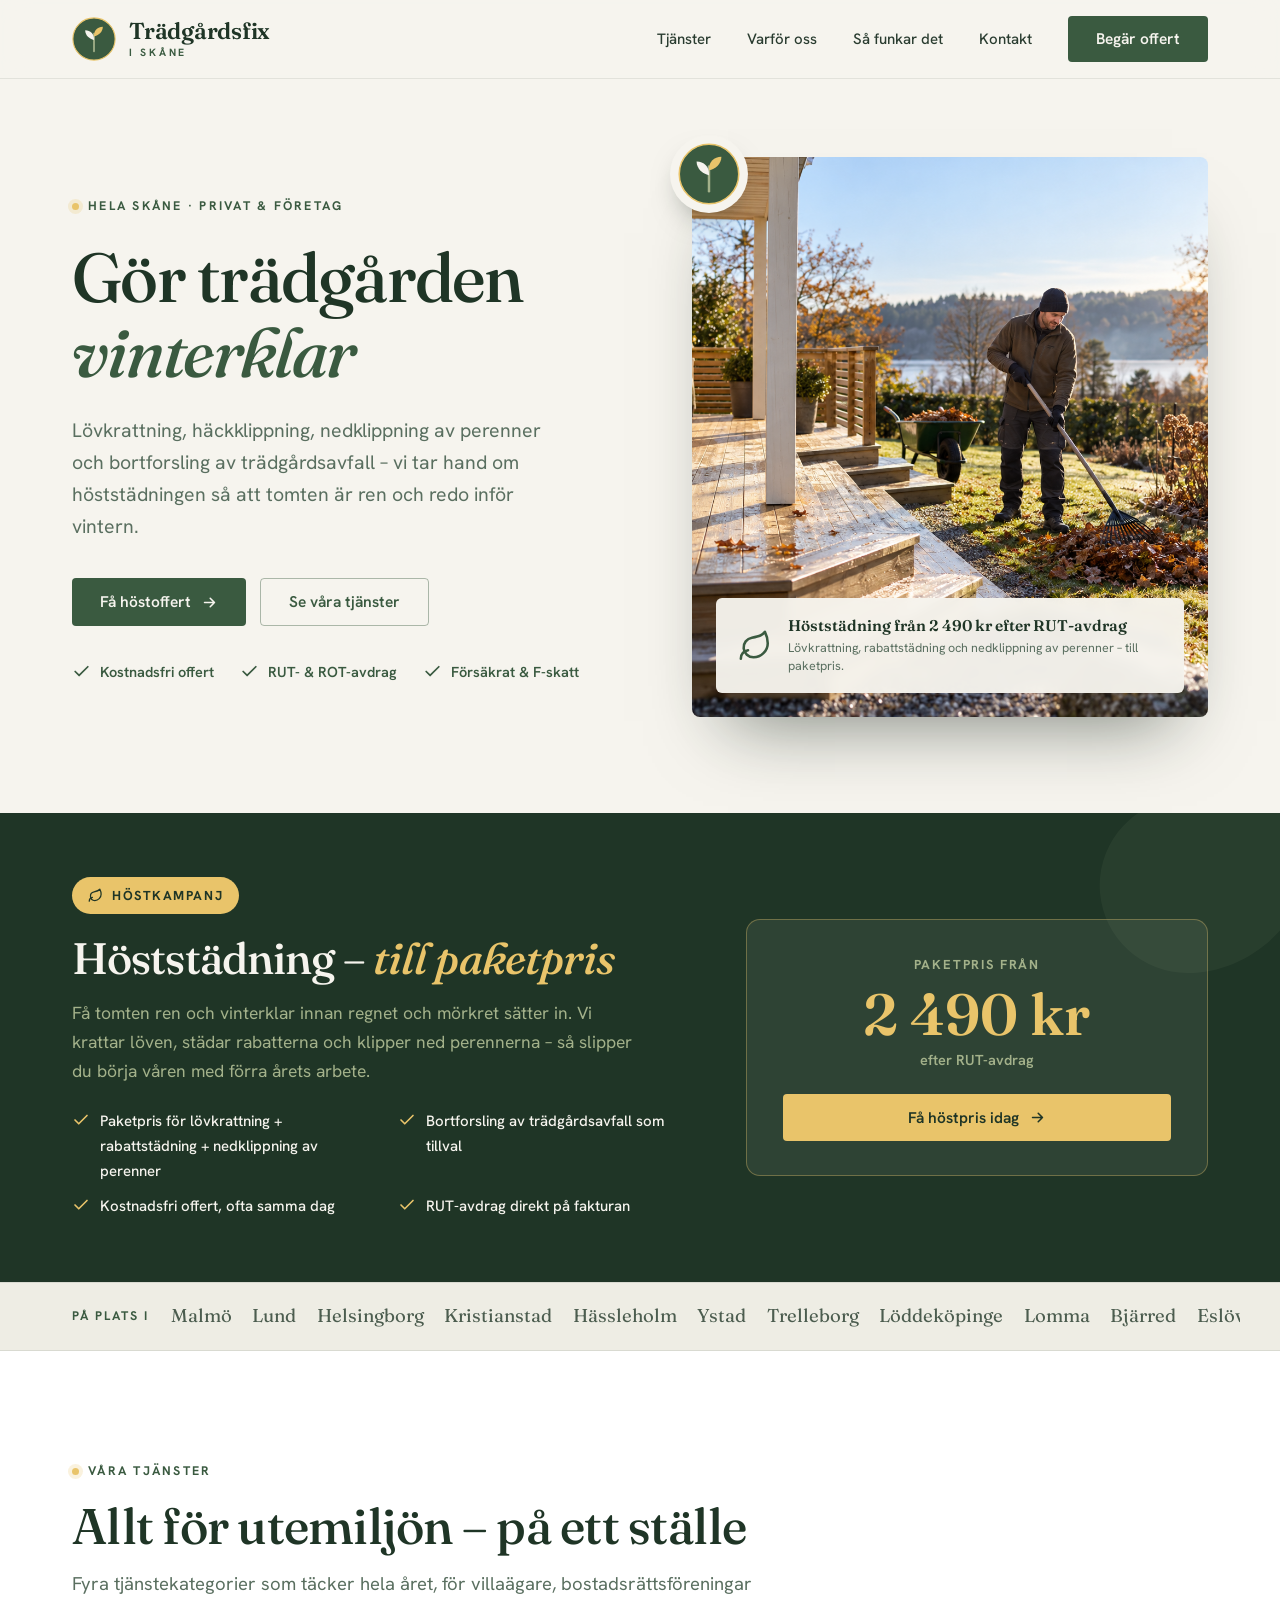
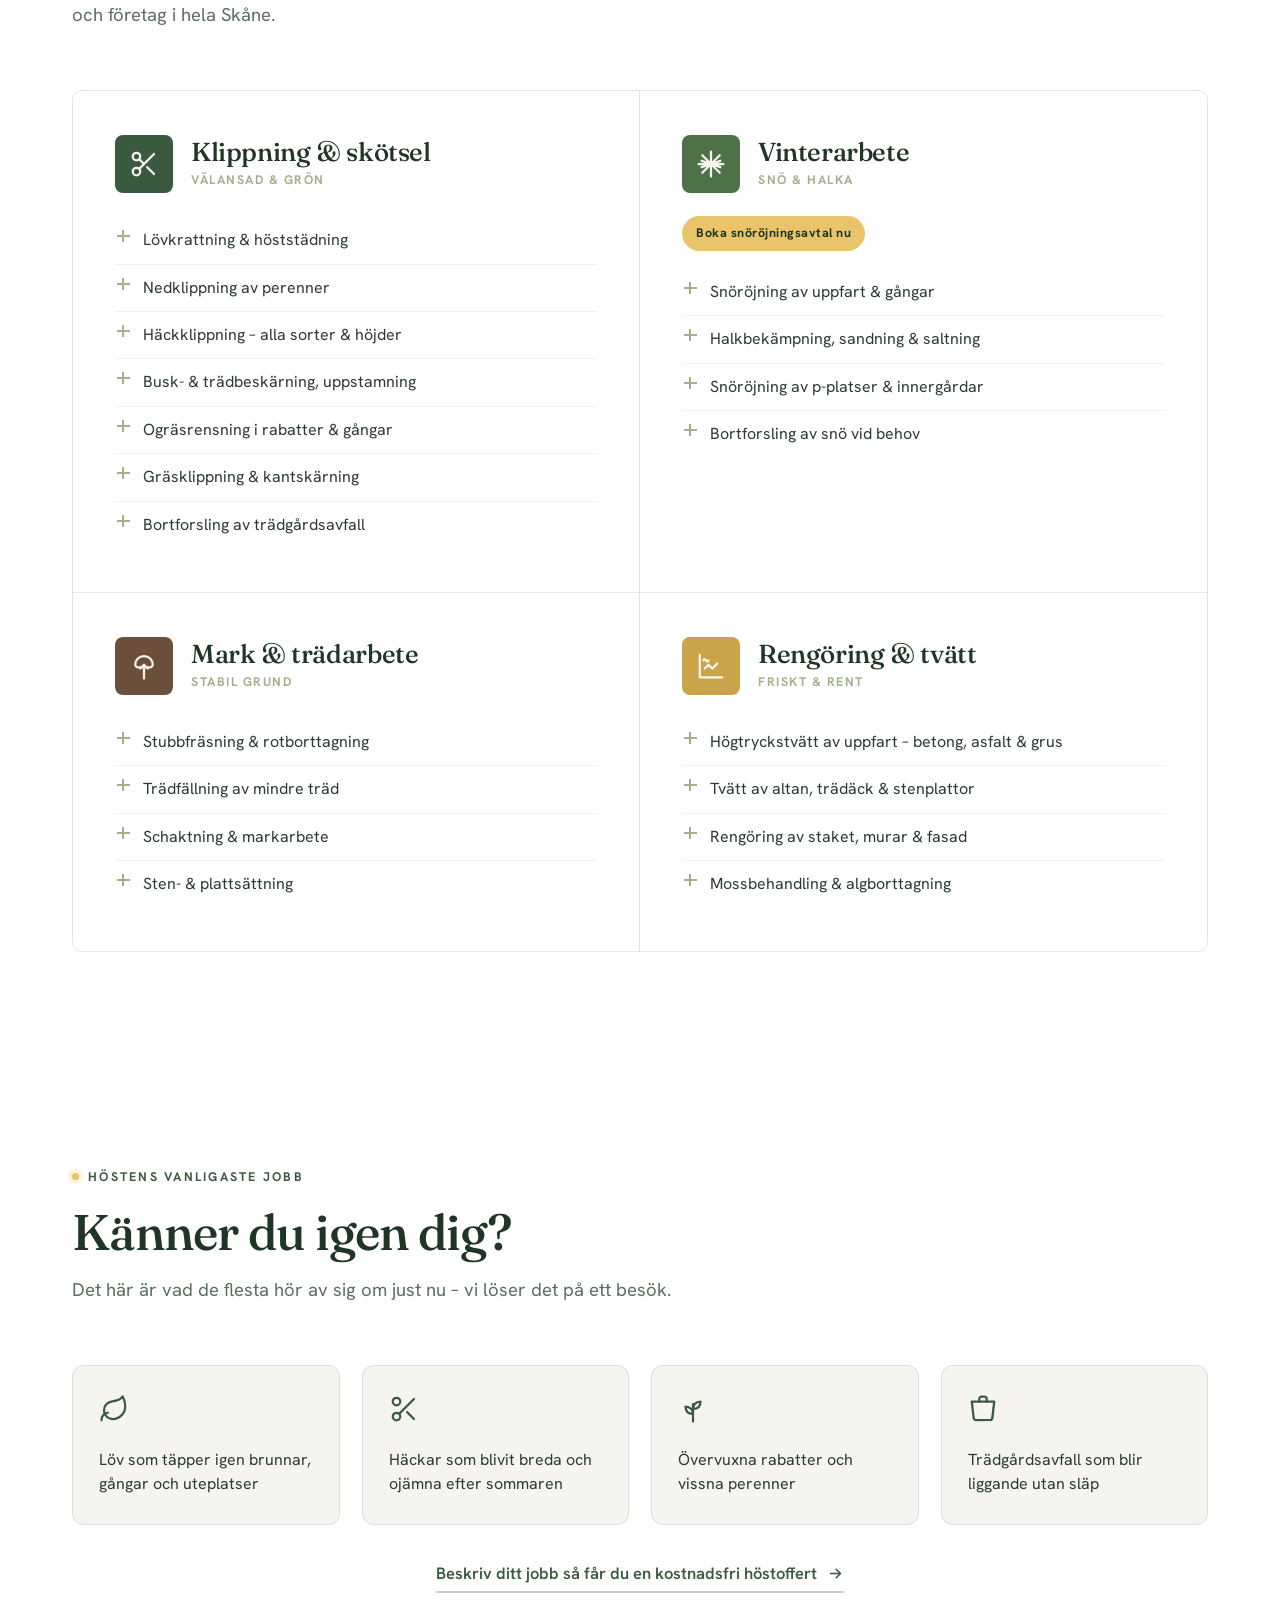
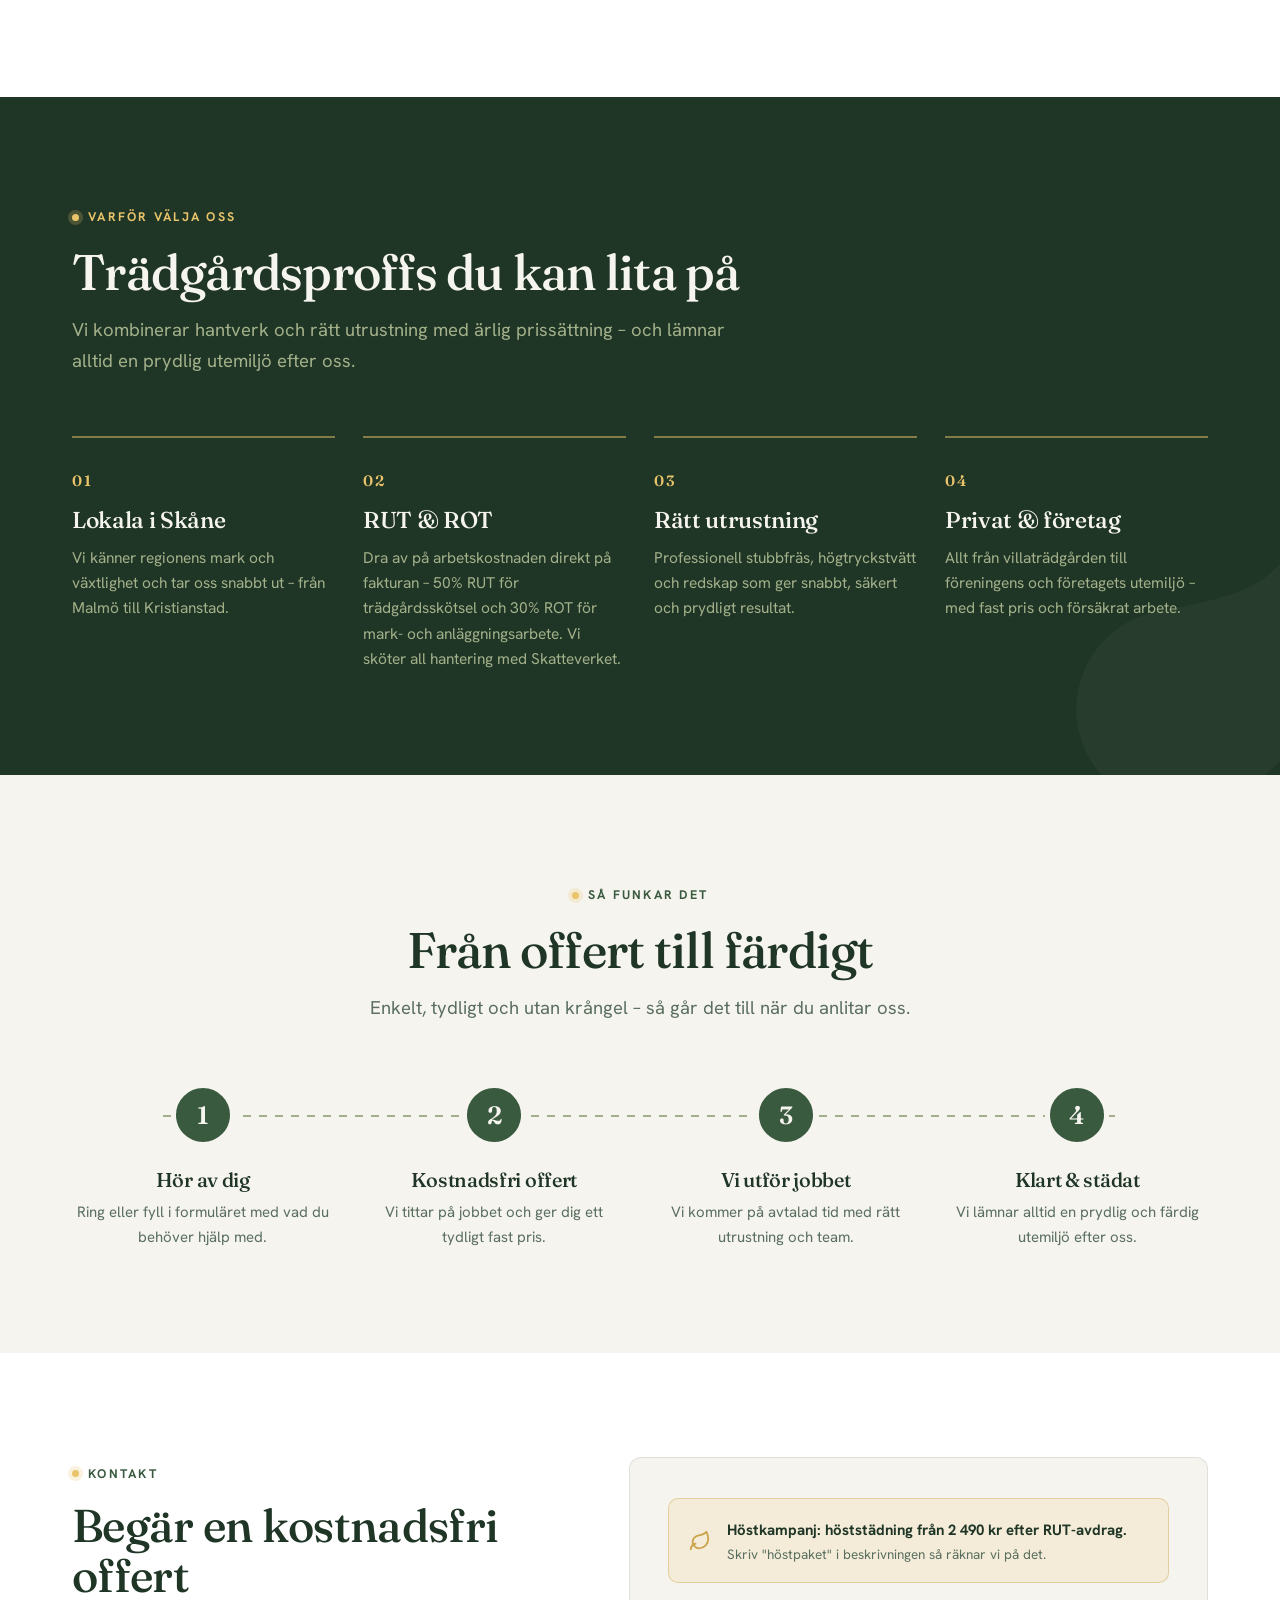
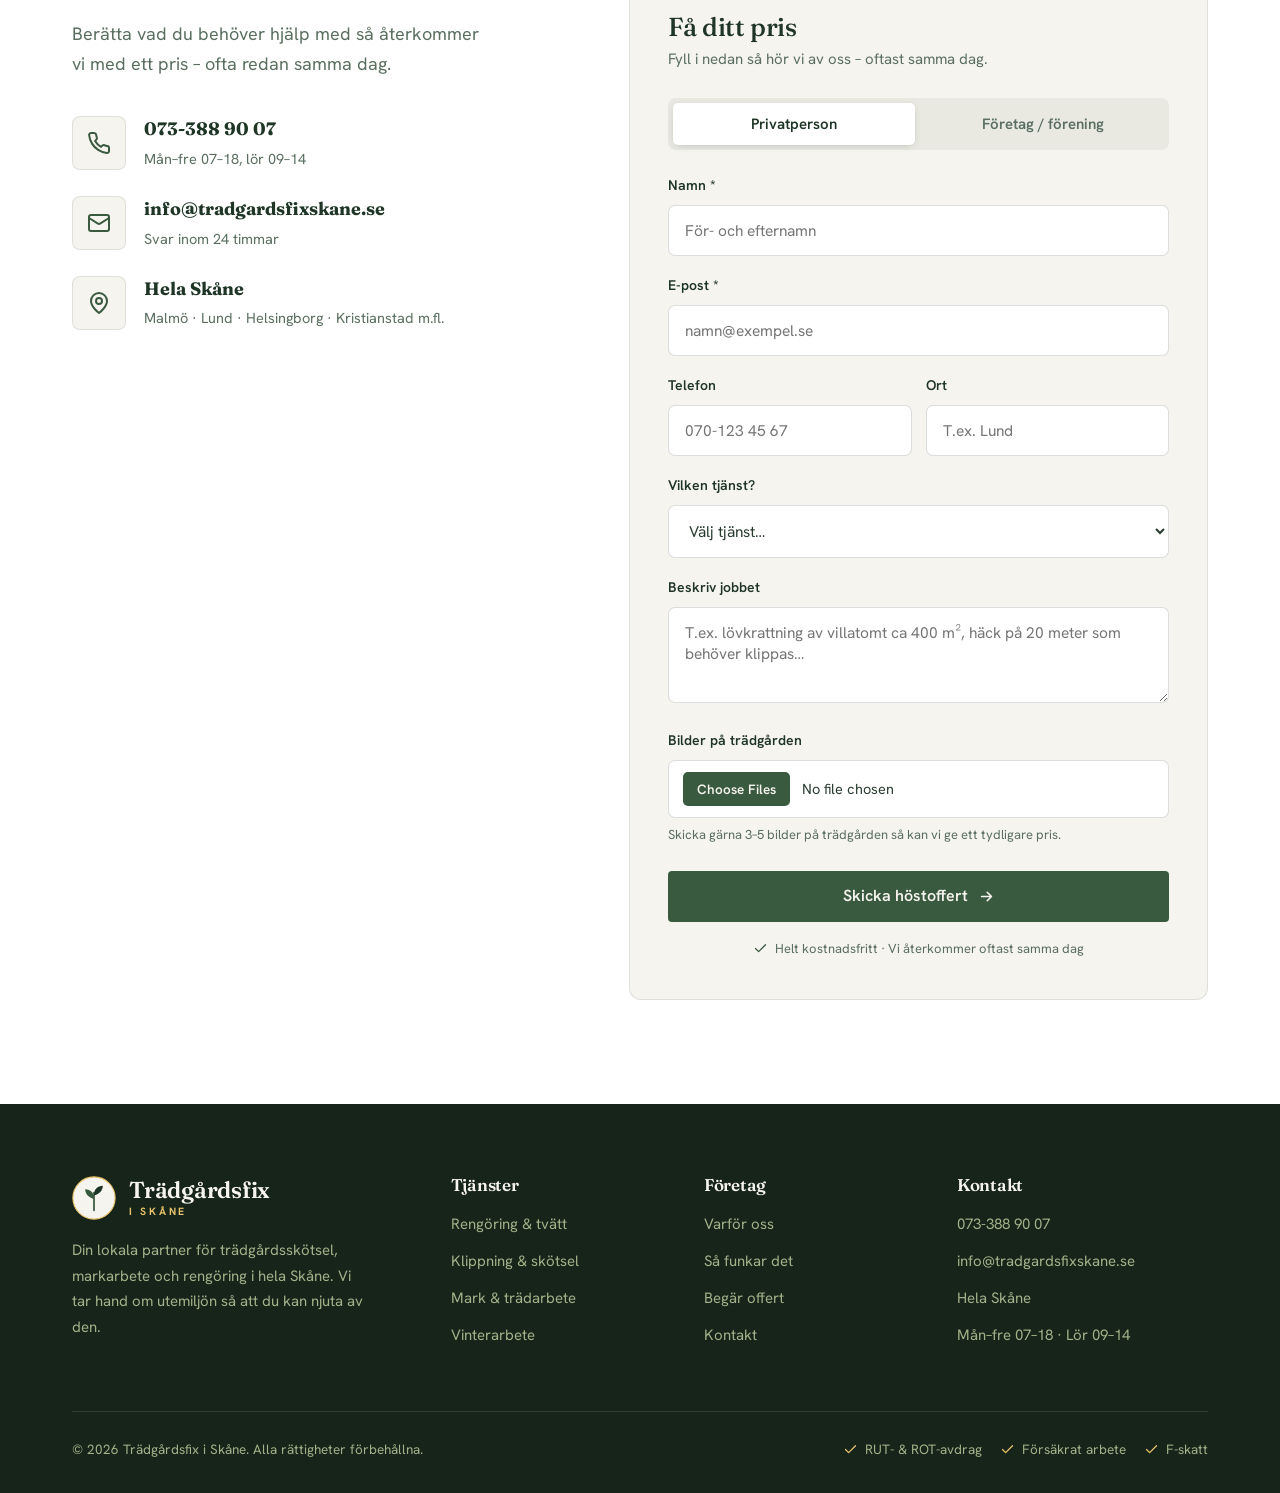
<file: index.html>
<!DOCTYPE html>
<html lang="sv">
<head>
<meta charset="UTF-8">
<meta name="viewport" content="width=device-width, initial-scale=1.0">
<title>Höststädning & trädgårdsskötsel i Skåne | Trädgårdsfix i Skåne</title>
<meta name="description" content="Höststädning och lövkrattning i hela Skåne – vi gör trädgården vinterklar. Häckklippning, nedklippning av perenner, bortforsling, markarbete och snöröjning. Privat & företag. Kostnadsfri offert.">
<!-- SEO -->
<link rel="icon" href="favicon.svg" type="image/svg+xml">
<link rel="icon" href="favicon-48.png" sizes="48x48" type="image/png">
<link rel="icon" href="favicon-96.png" sizes="96x96" type="image/png">
<link rel="icon" href="favicon-192.png" sizes="192x192" type="image/png">
<link rel="apple-touch-icon" href="apple-touch-icon.png">
<link rel="canonical" href="https://tradgardsfixskane.se/">
<meta name="robots" content="index,follow">
<meta name="theme-color" content="#1f3526">
<meta property="og:type" content="website">
<meta property="og:locale" content="sv_SE">
<meta property="og:site_name" content="Trädgårdsfix i Skåne">
<meta property="og:title" content="Höststädning &amp; trädgårdsskötsel i Skåne | Trädgårdsfix i Skåne">
<meta property="og:description" content="Höststädning och lövkrattning i hela Skåne – vi gör trädgården vinterklar. Häckklippning, nedklippning av perenner, bortforsling, markarbete och snöröjning. Privat &amp; företag. Kostnadsfri offert.">
<meta property="og:url" content="https://tradgardsfixskane.se/">
<meta property="og:image" content="https://tradgardsfixskane.se/hero-host.png">
<meta name="twitter:card" content="summary_large_image">
<script type="application/ld+json">{"@context":"https://schema.org","@type":"LocalBusiness","@id":"https://tradgardsfixskane.se/#foretag","name":"Trädgårdsfix i Skåne","url":"https://tradgardsfixskane.se/","image":"https://tradgardsfixskane.se/hero-host.png","logo":"https://tradgardsfixskane.se/logo-symbol.png","telephone":"+46733889007","email":"info@tradgardsfixskane.se","priceRange":"$","address":{"@type":"PostalAddress","addressRegion":"Skåne","addressCountry":"SE"},"areaServed":[{"@type":"City","name":"Malmö"},{"@type":"City","name":"Lund"},{"@type":"City","name":"Helsingborg"},{"@type":"City","name":"Kristianstad"},{"@type":"City","name":"Hässleholm"},{"@type":"City","name":"Ystad"},{"@type":"City","name":"Trelleborg"},{"@type":"City","name":"Löddeköpinge"},{"@type":"City","name":"Lomma"},{"@type":"City","name":"Bjärred"},{"@type":"City","name":"Eslöv"}],"openingHoursSpecification":[{"@type":"OpeningHoursSpecification","dayOfWeek":["Monday","Tuesday","Wednesday","Thursday","Friday"],"opens":"07:00","closes":"18:00"},{"@type":"OpeningHoursSpecification","dayOfWeek":"Saturday","opens":"09:00","closes":"14:00"}],"makesOffer":[{"@type":"Offer","itemOffered":{"@type":"Service","name":"Höststädning & lövkrattning"}},{"@type":"Offer","itemOffered":{"@type":"Service","name":"Häckklippning"}},{"@type":"Offer","itemOffered":{"@type":"Service","name":"Nedklippning av perenner"}},{"@type":"Offer","itemOffered":{"@type":"Service","name":"Bortforsling av trädgårdsavfall"}},{"@type":"Offer","itemOffered":{"@type":"Service","name":"Stubbfräsning"}},{"@type":"Offer","itemOffered":{"@type":"Service","name":"Trädfällning"}},{"@type":"Offer","itemOffered":{"@type":"Service","name":"Markarbete & plattsättning"}},{"@type":"Offer","itemOffered":{"@type":"Service","name":"Högtryckstvätt"}},{"@type":"Offer","itemOffered":{"@type":"Service","name":"Snöröjning & halkbekämpning"}}]}</script>
<!-- /SEO -->
<link rel="preconnect" href="https://fonts.googleapis.com">
<link rel="preconnect" href="https://fonts.gstatic.com" crossorigin>
<link href="https://fonts.googleapis.com/css2?family=Fraunces:ital,opsz,wght@0,9..144,400;0,9..144,500;0,9..144,600;1,9..144,400;1,9..144,500&family=Hanken+Grotesk:wght@400;500;600;700&display=swap" rel="stylesheet">
<style>
  :root{
    --moss:#3a5a40;
    --forest:#1f3526;
    --deep:#16241a;
    --sage:#a3b18a;
    --pale:#dad7cd;
    --cream:#f6f4ee;
    --bark:#6b4f3a;
    --sun:#e9c46a;
    --sun-deep:#caa44a;
    --white:#ffffff;
    --ink:#2a3c30;
    --muted:#5a6f60;
    --display:'Fraunces',Georgia,serif;
    --body:'Hanken Grotesk',system-ui,sans-serif;
  }
  *{margin:0;padding:0;box-sizing:border-box}
  html{scroll-behavior:smooth}
  body{font-family:var(--body);color:var(--ink);background:var(--cream);line-height:1.65;font-size:17px;overflow-x:hidden}
  h1,h2,h3,h4{font-family:var(--display);font-weight:500;line-height:1.08;letter-spacing:-0.015em;color:var(--forest)}
  a{color:inherit;text-decoration:none}
  img{display:block;max-width:100%}
  .wrap{max-width:1200px;margin:0 auto;padding:0 32px}

  /* ── label / eyebrow ── */
  .eyebrow{display:inline-flex;align-items:center;gap:9px;font-family:var(--body);font-weight:700;font-size:12.5px;letter-spacing:.18em;text-transform:uppercase;color:var(--moss)}
  .eyebrow::before{content:"";width:7px;height:7px;border-radius:50%;background:var(--sun);box-shadow:0 0 0 4px rgba(233,196,106,.22)}

  /* ── buttons ── */
  .btn{display:inline-flex;align-items:center;gap:10px;background:var(--moss);color:var(--cream);padding:15px 28px;border-radius:4px;font-weight:600;font-size:15.5px;font-family:var(--body);transition:transform .18s,background .18s,box-shadow .18s;border:none;cursor:pointer;line-height:1}
  .btn:hover{background:var(--forest);transform:translateY(-2px);box-shadow:0 14px 28px -16px rgba(31,53,38,.7)}
  .btn svg{width:17px;height:17px}
  .btn-out{background:transparent;border:1.5px solid rgba(58,90,64,.4);color:var(--moss)}
  .btn-out:hover{background:rgba(58,90,64,.06);border-color:var(--moss);box-shadow:none}
  .btn-sun{background:var(--sun);color:var(--forest)}
  .btn-sun:hover{background:var(--sun-deep);color:var(--forest)}

  /* ══ NAV ══ */
  header{position:sticky;top:0;z-index:100;background:rgba(246,244,238,.82);backdrop-filter:blur(14px);border-bottom:1px solid rgba(31,53,38,.09)}
  nav{display:flex;align-items:center;justify-content:space-between;height:78px}
  .logo{display:flex;align-items:center;gap:13px}
  .logo svg{width:44px;height:44px;flex:0 0 auto}
  .logo-word{display:flex;flex-direction:column;line-height:1}
  .lw-main{font-family:var(--display);font-size:23px;font-weight:600;letter-spacing:-.01em;color:var(--forest)}
  .lw-sub{font-family:var(--body);font-size:10.5px;font-weight:700;letter-spacing:.26em;text-transform:uppercase;color:var(--moss);margin-top:4px}
  .navlinks{display:flex;gap:36px;align-items:center}
  .navlinks a.lk{font-weight:500;font-size:15px;color:var(--ink);transition:color .2s;white-space:nowrap}
  .navlinks a.lk:hover{color:var(--moss)}
  .menu-toggle{display:none;background:none;border:none;cursor:pointer;color:var(--forest)}
  .menu-toggle svg{width:28px;height:28px}

  /* ══ HERO ══ */
  .hero{position:relative;padding:78px 0 96px}
  .hero-grid{display:grid;grid-template-columns:1.04fr .96fr;gap:60px;align-items:center}
  .hero h1{font-size:clamp(42px,5.4vw,72px);margin:22px 0 0;letter-spacing:-0.025em}
  .hero h1 em{font-style:italic;font-weight:500;color:var(--moss)}
  .hero p.lead{font-size:19.5px;color:var(--muted);max-width:500px;margin:24px 0 36px}
  .hero-cta{display:flex;gap:14px;flex-wrap:wrap}
  .trust{display:flex;gap:26px;margin-top:34px;flex-wrap:wrap}
  .trust span{display:inline-flex;align-items:center;gap:9px;font-size:14.5px;font-weight:600;color:var(--moss)}
  .trust svg{width:19px;height:19px;flex:0 0 auto}

  /* hero visual */
  .hero-visual{position:relative}
  .hero-visual .frame{position:relative;border-radius:8px;overflow:hidden;box-shadow:0 40px 70px -36px rgba(22,36,26,.55)}
  .hero-visual image-slot{width:100%;height:560px;display:block}
  .hero-visual .hero-photo{width:100%;height:560px;display:block;object-fit:cover}
  .hero-visual .leafmark{position:absolute;top:-22px;left:-22px;width:78px;height:78px;background:var(--cream);border-radius:50%;display:flex;align-items:center;justify-content:center;box-shadow:0 14px 30px -14px rgba(22,36,26,.5);z-index:3}
  .hero-visual .leafmark svg{width:62px;height:62px}
  .rut-card{position:absolute;bottom:24px;left:24px;right:24px;background:rgba(246,244,238,.96);backdrop-filter:blur(6px);border-radius:6px;padding:18px 22px;display:flex;align-items:center;gap:16px;z-index:3}
  .rut-card .pct{flex:0 0 auto;font-family:var(--display);font-size:34px;font-weight:600;color:var(--moss);line-height:1}
  .rut-card .pct small{font-size:18px}
  .rut-card .pct svg{display:block;width:34px;height:34px;color:var(--moss)}
  .rut-card .tx strong{display:block;font-family:var(--display);font-size:15.5px;color:var(--forest);font-weight:600;line-height:1.25}
  .rut-card .tx span{font-size:12.5px;color:var(--muted);line-height:1.45;display:block;margin-top:3px}

  /* ══ TOWN STRIP ══ */
  .towns{border-top:1px solid rgba(31,53,38,.1);border-bottom:1px solid rgba(31,53,38,.1);background:rgba(163,177,138,.1)}
  .towns .wrap{display:flex;align-items:center;gap:22px;padding-top:18px;padding-bottom:18px;flex-wrap:nowrap;overflow-x:auto}
  .towns .ttl{font-size:12.5px;font-weight:700;letter-spacing:.16em;text-transform:uppercase;color:var(--moss);flex:0 0 auto}
  .towns ul{list-style:none;display:flex;gap:clamp(12px,1.6vw,24px);flex-wrap:nowrap;flex:1;justify-content:space-between;min-width:0}
  .towns li{font-family:var(--display);font-size:clamp(15px,1.45vw,19px);color:var(--forest);opacity:.78;white-space:nowrap}

  /* ══ SECTIONS ══ */
  .sec{padding:104px 0}
  .sec-head{max-width:680px;margin:0 0 60px}
  .sec-head.center{margin-left:auto;margin-right:auto;text-align:center}
  .sec-head h2{font-size:clamp(32px,4vw,50px);margin:16px 0 16px}
  .sec-head p{font-size:18.5px;color:var(--muted)}

  /* ── SERVICES ── */
  #tjanster{background:var(--white)}
  .svc-grid{display:grid;grid-template-columns:repeat(2,1fr);gap:0;border:1px solid rgba(31,53,38,.12);border-radius:10px;overflow:hidden}
  .svc-card{padding:44px 42px;position:relative;border-right:1px solid rgba(31,53,38,.12);border-bottom:1px solid rgba(31,53,38,.12);transition:background .25s}
  .svc-card:nth-child(2n){border-right:none}
  .svc-card:nth-child(n+3){border-bottom:none}
  .svc-card:hover{background:var(--cream)}
  .svc-top{display:flex;align-items:center;gap:18px;margin-bottom:24px}
  .svc-icon{width:58px;height:58px;border-radius:8px;background:var(--moss);display:flex;align-items:center;justify-content:center;flex:0 0 auto}
  .svc-icon svg{width:30px;height:30px;color:var(--cream)}
  .svc-card.c2 .svc-icon{background:#4f7148}
  .svc-card.c3 .svc-icon{background:var(--bark)}
  .svc-card.c4 .svc-icon{background:var(--sun-deep)}
  .svc-card h3{font-size:26px}
  .svc-card .cat{font-size:12.5px;font-weight:700;letter-spacing:.12em;text-transform:uppercase;color:var(--sage);margin-top:4px}
  .svc-card ul{list-style:none;columns:1}
  .svc-card li{padding:10px 0 10px 28px;position:relative;font-size:16px;color:var(--ink);border-bottom:1px solid rgba(31,53,38,.07)}
  .svc-card li:last-child{border-bottom:none}
  .svc-card li::before{content:"";position:absolute;left:2px;top:18px;width:13px;height:2px;background:var(--sage)}
  .svc-card li::after{content:"";position:absolute;left:7px;top:13px;width:2px;height:12px;background:var(--sage)}
  .svc-flag{display:inline-flex;align-items:center;gap:8px;background:var(--sun);color:var(--forest);font-weight:700;font-size:12.5px;letter-spacing:.04em;padding:7px 14px;border-radius:50px;margin:-8px 0 18px}

  /* ── AUTUMN JOBS ── */
  #hostjobb{background:var(--white)}
  .hj-grid{display:grid;grid-template-columns:repeat(4,1fr);gap:22px}
  .hj-card{background:var(--cream);border:1px solid rgba(31,53,38,.1);border-radius:12px;padding:28px 26px;transition:transform .22s,box-shadow .22s}
  .hj-card:hover{transform:translateY(-4px);box-shadow:0 22px 44px -28px rgba(31,53,38,.4)}
  .hj-card svg{width:30px;height:30px;color:var(--moss);margin-bottom:16px}
  .hj-card p{font-size:16px;color:var(--ink);line-height:1.5;text-wrap:pretty}
  .hj-link{margin-top:34px;text-align:center}
  .hj-link a{display:inline-flex;align-items:center;gap:10px;font-weight:600;font-size:16.5px;color:var(--moss);border-bottom:2px solid rgba(58,90,64,.3);padding-bottom:4px;transition:color .2s,border-color .2s}
  .hj-link a:hover{color:var(--forest);border-color:var(--sun)}
  .hj-link svg{width:17px;height:17px}

  /* ── WHY ── */
  #varfor{background:var(--forest);color:var(--cream);position:relative;overflow:hidden}
  #varfor .eyebrow{color:var(--sun)}
  #varfor .eyebrow::before{background:var(--sun)}
  #varfor .sec-head h2{color:var(--cream)}
  #varfor .sec-head p{color:var(--sage)}
  .why-grid{display:grid;grid-template-columns:repeat(4,1fr);gap:28px}
  .why-card{padding-top:28px;border-top:2px solid rgba(233,196,106,.5)}
  .why-card .num{font-family:var(--display);font-size:15px;font-weight:600;color:var(--sun);letter-spacing:.1em}
  .why-card h3{font-size:23px;color:var(--cream);margin:14px 0 12px}
  .why-card p{color:var(--sage);font-size:15.5px;line-height:1.62}
  .why-leaf{position:absolute;right:-80px;bottom:-90px;width:340px;height:340px;opacity:.06;color:var(--sage)}

  /* ── PROCESS ── */
  #process{background:var(--cream)}
  .steps{display:grid;grid-template-columns:repeat(4,1fr);gap:30px;position:relative;margin-top:14px}
  .steps::before{content:"";position:absolute;top:32px;left:8%;right:8%;height:2px;background:repeating-linear-gradient(90deg,var(--sage) 0 8px,transparent 8px 16px);z-index:0}
  .step{text-align:center;position:relative;z-index:1}
  .step .circle{width:64px;height:64px;border-radius:50%;background:var(--moss);color:var(--cream);font-family:var(--display);font-size:25px;display:flex;align-items:center;justify-content:center;margin:0 auto 22px;font-weight:600;border:5px solid var(--cream)}
  .step h3{font-size:20px;margin-bottom:9px}
  .step p{font-size:15px;color:var(--muted)}

  /* ── CONTACT ── */
  #kontakt{background:var(--white)}
  /* ══ SUMMER OFFER ══ */
  .offer{background:var(--forest);position:relative;overflow:hidden}
  .offer .wrap{display:grid;grid-template-columns:1.15fr .85fr;gap:48px;align-items:center;padding-top:64px;padding-bottom:64px}
  .offer-badge{display:inline-flex;align-items:center;gap:9px;background:var(--sun);color:var(--forest);font-weight:700;font-size:13px;letter-spacing:.12em;text-transform:uppercase;padding:8px 16px;border-radius:50px;margin-bottom:20px}
  .offer-badge svg{width:15px;height:15px}
  .offer h2{color:var(--cream);font-size:clamp(28px,3.6vw,44px);letter-spacing:-.02em;line-height:1.1}
  .offer h2 em{font-style:italic;color:var(--sun)}
  .offer>.wrap>div>p{color:var(--sage);font-size:17.5px;margin-top:16px;max-width:560px}
  .offer-price{background:rgba(246,244,238,.07);border:1px solid rgba(233,196,106,.35);border-radius:14px;padding:34px 36px;text-align:center}
  .offer-price .from{font-size:13px;font-weight:700;letter-spacing:.14em;text-transform:uppercase;color:var(--sage)}
  .offer-price .big{font-family:var(--display);font-size:clamp(44px,4.6vw,58px);font-weight:600;color:var(--sun);line-height:1.05;margin:8px 0 4px}
  .offer-price .after{font-size:14.5px;color:var(--sage);font-weight:600}
  .offer-price .btn{margin-top:22px;width:100%;justify-content:center}
  .offer-points{list-style:none;display:grid;grid-template-columns:1fr 1fr;gap:10px 26px;margin-top:24px}
  .offer-points li{display:flex;gap:10px;align-items:flex-start;color:var(--cream);font-size:15px;font-weight:500}
  .offer-points svg{flex:0 0 auto;width:18px;height:18px;color:var(--sun);margin-top:2px}
  .offer .leaf{position:absolute;right:-70px;top:-90px;width:300px;height:300px;opacity:.07;color:var(--sage)}
  /* mini offer strip on contact */
  .offer-mini{display:flex;align-items:center;gap:16px;background:rgba(233,196,106,.16);border:1px solid rgba(202,164,74,.4);border-radius:10px;padding:16px 20px;margin-bottom:30px}
  .offer-mini svg{flex:0 0 auto;width:22px;height:22px;color:var(--sun-deep)}
  .offer-mini strong{color:var(--forest);font-size:15px}
  .offer-mini span{display:block;font-size:13.5px;color:var(--muted)}
  .contact-grid{display:grid;grid-template-columns:.92fr 1.08fr;gap:64px;align-items:start}
  .contact-info h2{font-size:clamp(30px,3.6vw,46px);margin:16px 0 18px}
  .contact-info>p{font-size:18px;color:var(--muted);margin-bottom:36px;max-width:420px}
  .contact-item{display:flex;align-items:center;gap:18px;margin-bottom:22px}
  .contact-item .ic{width:54px;height:54px;border-radius:8px;background:var(--cream);border:1px solid rgba(31,53,38,.1);display:flex;align-items:center;justify-content:center;flex:0 0 auto}
  .contact-item .ic svg{width:24px;height:24px;color:var(--moss)}
  .contact-item strong{display:block;font-family:var(--display);font-size:18px;color:var(--forest)}
  .contact-item span{font-size:14.5px;color:var(--muted)}

  form{background:var(--cream);border-radius:12px;padding:40px 38px;border:1px solid rgba(31,53,38,.1)}
  form h3{font-size:26px;margin-bottom:6px}
  form p.fsub{font-size:15px;color:var(--muted);margin-bottom:26px}
  .seg{display:grid;grid-template-columns:1fr 1fr;gap:8px;background:rgba(31,53,38,.06);padding:5px;border-radius:8px;margin-bottom:24px}
  .seg button{border:none;background:transparent;font-family:var(--body);font-weight:600;font-size:15px;padding:11px;border-radius:5px;cursor:pointer;color:var(--muted);transition:all .18s}
  .seg button.active{background:var(--white);color:var(--forest);box-shadow:0 2px 8px -3px rgba(31,53,38,.3)}
  .field{margin-bottom:18px}
  .row2{display:grid;grid-template-columns:1fr 1fr;gap:14px}
  label{display:block;font-weight:600;font-size:14px;margin-bottom:8px;color:var(--forest)}
  input,select,textarea{width:100%;padding:14px 16px;border:1.5px solid rgba(31,53,38,.16);border-radius:7px;font-family:var(--body);font-size:15.5px;background:var(--white);color:var(--ink);transition:border-color .2s,box-shadow .2s}
  input:focus,select:focus,textarea:focus{outline:none;border-color:var(--moss);box-shadow:0 0 0 3px rgba(58,90,64,.12)}
  textarea{resize:vertical;min-height:96px}
  .err input,.err select,.err textarea{border-color:#b3492f}
  .errmsg{display:none;color:#b3492f;font-size:13px;margin-top:6px;font-weight:500}
  .err .errmsg{display:block}
  form .btn{width:100%;justify-content:center;margin-top:8px;font-size:16px;padding:17px}
  .form-note{font-size:13px;color:var(--muted);text-align:center;margin-top:16px;display:flex;align-items:center;justify-content:center;gap:7px}
  .form-note svg{width:15px;height:15px;color:var(--moss)}
  .filefield input[type="file"]{padding:11px 14px;font-size:14.5px;cursor:pointer;background:var(--white)}
  .filefield input[type="file"]::file-selector-button{font-family:var(--body);font-weight:600;font-size:13.5px;border:0;background:var(--moss);color:var(--cream);padding:8px 14px;border-radius:5px;margin-right:12px;cursor:pointer}
  .filefield .hint{font-size:13px;color:var(--muted);margin-top:7px;line-height:1.5}
  .thanks{text-align:center;padding:30px 10px}
  .thanks .tick{width:64px;height:64px;border-radius:50%;background:var(--moss);display:flex;align-items:center;justify-content:center;margin:0 auto 22px}
  .thanks .tick svg{width:32px;height:32px;color:var(--cream)}
  .thanks h3{font-size:28px;margin-bottom:12px}
  .thanks p{color:var(--muted);font-size:16px;max-width:340px;margin:0 auto}

  /* ══ FOOTER ══ */
  footer{background:var(--deep);color:var(--sage);padding:72px 0 32px}
  .foot-grid{display:grid;grid-template-columns:1.6fr 1fr 1fr 1.2fr;gap:44px;margin-bottom:52px}
  footer .logo .lw-main{color:var(--cream)}
  footer .logo .lw-sub{color:var(--sun)}
  .foot-about{font-size:15px;line-height:1.7;max-width:300px;margin-top:18px}
  footer h4{color:var(--cream);font-size:17px;margin-bottom:18px;font-weight:600}
  footer ul{list-style:none}
  footer ul li{margin-bottom:12px;font-size:15px}
  footer ul li a:hover{color:var(--sun)}
  .foot-bottom{border-top:1px solid rgba(246,244,238,.12);padding-top:26px;display:flex;justify-content:space-between;flex-wrap:wrap;gap:12px;font-size:13.5px}
  .foot-badges{display:flex;gap:18px;flex-wrap:wrap}
  .foot-badges span{display:inline-flex;align-items:center;gap:7px}
  .foot-badges svg{width:15px;height:15px;color:var(--sun)}

  /* ── reveal ── */
  .fade{opacity:0;transform:translateY(26px);transition:opacity .7s ease,transform .7s ease}
  .fade.in{opacity:1;transform:none}

  @media(max-width:960px){
    .hero-grid,.contact-grid{grid-template-columns:1fr;gap:48px}
    .offer .wrap{grid-template-columns:1fr;gap:34px}
    .offer-points{grid-template-columns:1fr}
    .hero-visual{order:-1}
    .hero-visual image-slot{height:380px}
    .hero-visual .hero-photo{height:380px}
    .why-grid{grid-template-columns:repeat(2,1fr);gap:36px 28px}
    .hj-grid{grid-template-columns:repeat(2,1fr)}
    .foot-grid{grid-template-columns:1fr 1fr;gap:34px}
  }
  @media(max-width:1080px){
    .navlinks{display:none}
    .navlinks.open{display:flex;position:absolute;top:78px;left:0;right:0;background:var(--cream);flex-direction:column;align-items:flex-start;padding:24px 28px;gap:20px;border-bottom:1px solid rgba(31,53,38,.12);z-index:100}
    .menu-toggle{display:block}
  }
  @media(max-width:680px){
    .wrap{padding:0 22px}
    .sec{padding:70px 0}
    .svc-grid{grid-template-columns:1fr}
    .svc-card{border-right:none!important}
    .svc-card:nth-child(n+1){border-bottom:1px solid rgba(31,53,38,.12)}
    .svc-card:last-child{border-bottom:none}
    .why-grid,.steps{grid-template-columns:1fr;gap:30px}
    .hj-grid{grid-template-columns:1fr;gap:16px}
    .foot-grid{grid-template-columns:1fr;gap:30px}
    .foot-bottom{flex-direction:column;align-items:flex-start;gap:16px}
    .steps::before{display:none}
    .row2{grid-template-columns:1fr}
  }
</style>
</head>
<body>

<!-- ══════════ NAV ══════════ -->
<header>
  <div class="wrap">
    <nav>
      <a href="#top" class="logo" aria-label="Trädgårdsfix i Skåne">
        <svg viewBox="0 0 100 100" aria-hidden="true">
          <circle cx="50" cy="50" r="48" fill="#3a5a40"/>
          <circle cx="50" cy="50" r="48" fill="none" stroke="#e9c46a" stroke-width="2.5"/>
          <path d="M50 78 C50 60 50 48 50 38" stroke="#a3b18a" stroke-width="4" stroke-linecap="round" fill="none"/>
          <path d="M50 52 C40 50 30 42 30 30 C42 30 50 38 50 50 Z" fill="#f6f4ee"/>
          <path d="M50 44 C60 42 70 34 70 22 C58 22 50 30 50 42 Z" fill="#e9c46a"/>
        </svg>
        <span class="logo-word"><span class="lw-main">Trädgårdsfix</span><span class="lw-sub">i Skåne</span></span>
      </a>
      <div class="navlinks" id="nav">
        <a class="lk" href="tjanster.html">Tjänster</a>
        <a class="lk" href="varfor-oss.html">Varför oss</a>
        <a class="lk" href="sa-funkar-det.html">Så funkar det</a>
        <a class="lk" href="kontakt.html">Kontakt</a>
        <a href="kontakt.html" class="btn">Begär offert</a>
      </div>
      <button class="menu-toggle" id="toggle" aria-label="Öppna meny">
        <svg viewBox="0 0 24 24" fill="none" stroke="currentColor" stroke-width="2" stroke-linecap="round"><path d="M3 6h18M3 12h18M3 18h18"/></svg>
      </button>
    </nav>
  </div>
</header>

<!-- ══════════ HERO ══════════ -->
<section class="hero" id="top">
  <div class="wrap hero-grid">
    <div class="hero-copy fade in">
      <span class="eyebrow">Hela Skåne · Privat &amp; företag</span>
      <h1>Gör trädgården <em>vinterklar</em></h1>
      <p class="lead">Lövkrattning, häckklippning, nedklippning av perenner och bortforsling av trädgårdsavfall – vi tar hand om höststädningen så att tomten är ren och redo inför vintern.</p>
      <div class="hero-cta">
        <a href="#kontakt" class="btn">Få höstoffert
          <svg viewBox="0 0 24 24" fill="none" stroke="currentColor" stroke-width="2.2" stroke-linecap="round" stroke-linejoin="round"><path d="M5 12h14M13 6l6 6-6 6"/></svg>
        </a>
        <a href="#tjanster" class="btn btn-out">Se våra tjänster</a>
      </div>
      <div class="trust">
        <span><svg viewBox="0 0 24 24" fill="none" stroke="currentColor" stroke-width="2.2" stroke-linecap="round" stroke-linejoin="round"><path d="M20 6 9 17l-5-5"/></svg> Kostnadsfri offert</span>
        <span><svg viewBox="0 0 24 24" fill="none" stroke="currentColor" stroke-width="2.2" stroke-linecap="round" stroke-linejoin="round"><path d="M20 6 9 17l-5-5"/></svg> RUT- &amp; ROT-avdrag</span>
        <span><svg viewBox="0 0 24 24" fill="none" stroke="currentColor" stroke-width="2.2" stroke-linecap="round" stroke-linejoin="round"><path d="M20 6 9 17l-5-5"/></svg> Försäkrat &amp; F-skatt</span>
      </div>
    </div>
    <div class="hero-visual fade in">
      <div class="leafmark">
        <svg viewBox="0 0 100 100" aria-hidden="true">
          <circle cx="50" cy="50" r="48" fill="#3a5a40"/>
          <circle cx="50" cy="50" r="48" fill="none" stroke="#e9c46a" stroke-width="2.5"/>
          <path d="M50 78 C50 60 50 48 50 38" stroke="#a3b18a" stroke-width="4" stroke-linecap="round" fill="none"/>
          <path d="M50 52 C40 50 30 42 30 30 C42 30 50 38 50 50 Z" fill="#f6f4ee"/>
          <path d="M50 44 C60 42 70 34 70 22 C58 22 50 30 50 42 Z" fill="#e9c46a"/>
        </svg>
      </div>
      <div class="frame">
        <img class="hero-photo" style="object-position:68% center" src="hero-host.png" alt="Trädgårdsarbetare krattar löv vid en altan en frostig höstmorgon">
        <div class="rut-card">
          <div class="pct"><svg viewBox="0 0 24 24" fill="none" stroke="currentColor" stroke-width="1.8" stroke-linecap="round" stroke-linejoin="round" width="34" height="34"><path d="M11 20A7 7 0 0 1 9.8 6.1C15.5 5 17 4.48 19 2c1 2 2 4.18 2 8 0 5.5-4.78 10-10 10Z"/><path d="M2 21c0-3 1.85-5.36 5.08-6"/></svg></div>
          <div class="tx">
            <strong>Höststädning från 2 490 kr efter RUT-avdrag</strong>
            <span>Lövkrattning, rabattstädning och nedklippning av perenner – till paketpris.</span>
          </div>
        </div>
      </div>
    </div>
  </div>
</section>

<!-- ══════════ AUTUMN OFFER ══════════ -->
<section class="offer" id="erbjudande">
  <svg class="leaf" viewBox="0 0 24 24" fill="currentColor" aria-hidden="true"><path d="M11 20A7 7 0 0 1 9.8 6.1C15.5 5 17 4.48 19 2c1 2 2 4.18 2 8 0 5.5-4.78 10-10 10Z"/></svg>
  <div class="wrap">
    <div class="fade">
      <span class="offer-badge"><svg viewBox="0 0 24 24" fill="none" stroke="currentColor" stroke-width="2" stroke-linecap="round" stroke-linejoin="round"><path d="M11 20A7 7 0 0 1 9.8 6.1C15.5 5 17 4.48 19 2c1 2 2 4.18 2 8 0 5.5-4.78 10-10 10Z"/><path d="M2 21c0-3 1.85-5.36 5.08-6"/></svg> Höstkampanj</span>
      <h2>Höststädning – <em>till paketpris</em></h2>
      <p>Få tomten ren och vinterklar innan regnet och mörkret sätter in. Vi krattar löven, städar rabatterna och klipper ned perennerna – så slipper du börja våren med förra årets arbete.</p>
      <ul class="offer-points">
        <li><svg viewBox="0 0 24 24" fill="none" stroke="currentColor" stroke-width="2.2" stroke-linecap="round" stroke-linejoin="round"><path d="M20 6 9 17l-5-5"/></svg> Paketpris för lövkrattning + rabattstädning + nedklippning av perenner</li>
        <li><svg viewBox="0 0 24 24" fill="none" stroke="currentColor" stroke-width="2.2" stroke-linecap="round" stroke-linejoin="round"><path d="M20 6 9 17l-5-5"/></svg> Bortforsling av trädgårdsavfall som tillval</li>
        <li><svg viewBox="0 0 24 24" fill="none" stroke="currentColor" stroke-width="2.2" stroke-linecap="round" stroke-linejoin="round"><path d="M20 6 9 17l-5-5"/></svg> Kostnadsfri offert, ofta samma dag</li>
        <li><svg viewBox="0 0 24 24" fill="none" stroke="currentColor" stroke-width="2.2" stroke-linecap="round" stroke-linejoin="round"><path d="M20 6 9 17l-5-5"/></svg> RUT-avdrag direkt på fakturan</li>
      </ul>
    </div>
    <div class="offer-price fade">
      <div class="from">Paketpris från</div>
      <div class="big">2 490 kr</div>
      <div class="after">efter RUT-avdrag</div>
      <a href="#kontakt" class="btn btn-sun">Få höstpris idag
        <svg viewBox="0 0 24 24" fill="none" stroke="currentColor" stroke-width="2.2" stroke-linecap="round" stroke-linejoin="round"><path d="M5 12h14M13 6l6 6-6 6"/></svg>
      </a>
    </div>
  </div>
</section>

<!-- ══════════ TOWN STRIP ══════════ -->
<div class="towns">
  <div class="wrap">
    <span class="ttl">På plats i</span>
    <ul>
      <li>Malmö</li>
      <li>Lund</li>
      <li>Helsingborg</li>
      <li>Kristianstad</li>
      <li>Hässleholm</li>
      <li>Ystad</li>
      <li>Trelleborg</li>
      <li>Löddeköpinge</li>
      <li>Lomma</li>
      <li>Bjärred</li>
      <li>Eslöv</li>
    </ul>
  </div>
</div>

<!-- ══════════ SERVICES ══════════ -->
<section class="sec" id="tjanster">
  <div class="wrap">
    <div class="sec-head fade">
      <span class="eyebrow">Våra tjänster</span>
      <h2>Allt för utemiljön – på ett ställe</h2>
      <p>Fyra tjänstekategorier som täcker hela året, för villaägare, bostadsrättsföreningar och företag i hela Skåne.</p>
    </div>
    <div class="svc-grid">

      <div class="svc-card c1 fade">
        <div class="svc-top">
          <div class="svc-icon"><svg viewBox="0 0 24 24" fill="none" stroke="currentColor" stroke-width="1.8" stroke-linecap="round" stroke-linejoin="round"><circle cx="6" cy="6" r="3"/><circle cx="6" cy="18" r="3"/><path d="M20 4 8.12 15.88"/><path d="M14.47 14.48 20 20"/><path d="M8.12 8.12 12 12"/></svg></div>
          <div><h3>Klippning &amp; skötsel</h3><div class="cat">Välansad &amp; grön</div></div>
        </div>
        <ul>
          <li>Lövkrattning &amp; höststädning</li>
          <li>Nedklippning av perenner</li>
          <li>Häckklippning – alla sorter &amp; höjder</li>
          <li>Busk- &amp; trädbeskärning, uppstamning</li>
          <li>Ogräsrensning i rabatter &amp; gångar</li>
          <li>Gräsklippning &amp; kantskärning</li>
          <li>Bortforsling av trädgårdsavfall</li>
        </ul>
      </div>

      <div class="svc-card c2 fade">
        <div class="svc-top">
          <div class="svc-icon"><svg viewBox="0 0 24 24" fill="none" stroke="currentColor" stroke-width="1.8" stroke-linecap="round" stroke-linejoin="round"><path d="M12 2v20M2 12h20M5 5l14 14M19 5 5 19M4.5 9.5 12 12l7.5-2.5M4.5 14.5 12 12l7.5 2.5"/></svg></div>
          <div><h3>Vinterarbete</h3><div class="cat">Snö &amp; halka</div></div>
        </div>
        <span class="svc-flag">Boka snöröjningsavtal nu</span>
        <ul>
          <li>Snöröjning av uppfart &amp; gångar</li>
          <li>Halkbekämpning, sandning &amp; saltning</li>
          <li>Snöröjning av p-platser &amp; innergårdar</li>
          <li>Bortforsling av snö vid behov</li>
        </ul>
      </div>

      <div class="svc-card c3 fade">
        <div class="svc-top">
          <div class="svc-icon"><svg viewBox="0 0 24 24" fill="none" stroke="currentColor" stroke-width="1.8" stroke-linecap="round" stroke-linejoin="round"><path d="M12 22v-8"/><path d="M9 14l3-3 3 3"/><path d="M5 11a7 7 0 0 1 14 0c0 1-1 2-2 2H7c-1 0-2-1-2-2Z"/></svg></div>
          <div><h3>Mark &amp; trädarbete</h3><div class="cat">Stabil grund</div></div>
        </div>
        <ul>
          <li>Stubbfräsning &amp; rotborttagning</li>
          <li>Trädfällning av mindre träd</li>
          <li>Schaktning &amp; markarbete</li>
          <li>Sten- &amp; plattsättning</li>
        </ul>
      </div>

      <div class="svc-card c4 fade">
        <div class="svc-top">
          <div class="svc-icon"><svg viewBox="0 0 24 24" fill="none" stroke="currentColor" stroke-width="1.8" stroke-linecap="round" stroke-linejoin="round"><path d="M3 3v18h18"/><path d="M7 14l3-3 3 3 4-4"/><path d="M6 7.5c.5-1 1.5-1 2 0s1.5 1 2 0"/></svg></div>
          <div><h3>Rengöring &amp; tvätt</h3><div class="cat">Friskt &amp; rent</div></div>
        </div>
        <ul>
          <li>Högtryckstvätt av uppfart – betong, asfalt &amp; grus</li>
          <li>Tvätt av altan, trädäck &amp; stenplattor</li>
          <li>Rengöring av staket, murar &amp; fasad</li>
          <li>Mossbehandling &amp; algborttagning</li>
        </ul>
      </div>

    </div>
  </div>
</section>

<!-- ══════════ AUTUMN JOBS ══════════ -->
<section class="sec tight" id="hostjobb">
  <div class="wrap">
    <div class="sec-head fade">
      <span class="eyebrow">Höstens vanligaste jobb</span>
      <h2>Känner du igen dig?</h2>
      <p>Det här är vad de flesta hör av sig om just nu – vi löser det på ett besök.</p>
    </div>
    <div class="hj-grid">
      <div class="hj-card fade">
        <svg viewBox="0 0 24 24" fill="none" stroke="currentColor" stroke-width="1.8" stroke-linecap="round" stroke-linejoin="round"><path d="M11 20A7 7 0 0 1 9.8 6.1C15.5 5 17 4.48 19 2c1 2 2 4.18 2 8 0 5.5-4.78 10-10 10Z"/><path d="M2 21c0-3 1.85-5.36 5.08-6"/></svg>
        <p>Löv som täpper igen brunnar, gångar och uteplatser</p>
      </div>
      <div class="hj-card fade">
        <svg viewBox="0 0 24 24" fill="none" stroke="currentColor" stroke-width="1.8" stroke-linecap="round" stroke-linejoin="round"><circle cx="6" cy="6" r="3"/><circle cx="6" cy="18" r="3"/><path d="M20 4 8.12 15.88"/><path d="M14.47 14.48 20 20"/></svg>
        <p>Häckar som blivit breda och ojämna efter sommaren</p>
      </div>
      <div class="hj-card fade">
        <svg viewBox="0 0 24 24" fill="none" stroke="currentColor" stroke-width="1.8" stroke-linecap="round" stroke-linejoin="round"><path d="M12 22V8"/><path d="M12 12c0-3 2-6 6-6 0 4-2.5 6-6 6Z"/><path d="M12 16c0-3-2-6-6-6 0 4 2.5 6 6 6Z"/></svg>
        <p>Övervuxna rabatter och vissna perenner</p>
      </div>
      <div class="hj-card fade">
        <svg viewBox="0 0 24 24" fill="none" stroke="currentColor" stroke-width="1.8" stroke-linecap="round" stroke-linejoin="round"><path d="M3 6h18l-1.5 13a2 2 0 0 1-2 1.8H6.5a2 2 0 0 1-2-1.8Z"/><path d="M9 6V4a2 2 0 0 1 2-2h2a2 2 0 0 1 2 2v2"/></svg>
        <p>Trädgårdsavfall som blir liggande utan släp</p>
      </div>
    </div>
    <p class="hj-link fade"><a href="#kontakt">Beskriv ditt jobb så får du en kostnadsfri höstoffert
      <svg viewBox="0 0 24 24" fill="none" stroke="currentColor" stroke-width="2.2" stroke-linecap="round" stroke-linejoin="round"><path d="M5 12h14M13 6l6 6-6 6"/></svg>
    </a></p>
  </div>
</section>

<!-- ══════════ WHY ══════════ -->
<section class="sec" id="varfor">
  <svg class="why-leaf" viewBox="0 0 24 24" fill="currentColor" aria-hidden="true"><path d="M11 20A7 7 0 0 1 9.8 6.1C15.5 5 17 4.48 19 2c1 2 2 4.18 2 8 0 5.5-4.78 10-10 10Z"/></svg>
  <div class="wrap">
    <div class="sec-head fade">
      <span class="eyebrow">Varför välja oss</span>
      <h2>Trädgårdsproffs du kan lita på</h2>
      <p>Vi kombinerar hantverk och rätt utrustning med ärlig prissättning – och lämnar alltid en prydlig utemiljö efter oss.</p>
    </div>
    <div class="why-grid">
      <div class="why-card fade">
        <span class="num">01</span>
        <h3>Lokala i Skåne</h3>
        <p>Vi känner regionens mark och växtlighet och tar oss snabbt ut – från Malmö till Kristianstad.</p>
      </div>
      <div class="why-card fade">
        <span class="num">02</span>
        <h3>RUT &amp; ROT</h3>
        <p>Dra av på arbetskostnaden direkt på fakturan – 50% RUT för trädgårdsskötsel och 30% ROT för mark- och anläggningsarbete. Vi sköter all hantering med Skatteverket.</p>
      </div>
      <div class="why-card fade">
        <span class="num">03</span>
        <h3>Rätt utrustning</h3>
        <p>Professionell stubbfräs, högtryckstvätt och redskap som ger snabbt, säkert och prydligt resultat.</p>
      </div>
      <div class="why-card fade">
        <span class="num">04</span>
        <h3>Privat &amp; företag</h3>
        <p>Allt från villaträdgården till föreningens och företagets utemiljö – med fast pris och försäkrat arbete.</p>
      </div>
    </div>
  </div>
</section>

<!-- ══════════ PROCESS ══════════ -->
<section class="sec" id="process">
  <div class="wrap">
    <div class="sec-head center fade">
      <span class="eyebrow">Så funkar det</span>
      <h2>Från offert till färdigt</h2>
      <p>Enkelt, tydligt och utan krångel – så går det till när du anlitar oss.</p>
    </div>
    <div class="steps">
      <div class="step fade"><div class="circle">1</div><h3>Hör av dig</h3><p>Ring eller fyll i formuläret med vad du behöver hjälp med.</p></div>
      <div class="step fade"><div class="circle">2</div><h3>Kostnadsfri offert</h3><p>Vi tittar på jobbet och ger dig ett tydligt fast pris.</p></div>
      <div class="step fade"><div class="circle">3</div><h3>Vi utför jobbet</h3><p>Vi kommer på avtalad tid med rätt utrustning och team.</p></div>
      <div class="step fade"><div class="circle">4</div><h3>Klart &amp; städat</h3><p>Vi lämnar alltid en prydlig och färdig utemiljö efter oss.</p></div>
    </div>
  </div>
</section>

<!-- ══════════ CONTACT ══════════ -->
<section class="sec" id="kontakt">
  <div class="wrap contact-grid">
    <div class="contact-info fade">
      <span class="eyebrow">Kontakt</span>
      <h2>Begär en kostnadsfri offert</h2>
      <p>Berätta vad du behöver hjälp med så återkommer vi med ett pris – ofta redan samma dag.</p>
      <div class="contact-item">
        <div class="ic"><svg viewBox="0 0 24 24" fill="none" stroke="currentColor" stroke-width="2" stroke-linecap="round" stroke-linejoin="round"><path d="M22 16.92v3a2 2 0 0 1-2.18 2 19.79 19.79 0 0 1-8.63-3.07 19.5 19.5 0 0 1-6-6 19.79 19.79 0 0 1-3.07-8.67A2 2 0 0 1 4.11 2h3a2 2 0 0 1 2 1.72c.13.96.36 1.9.7 2.81a2 2 0 0 1-.45 2.11L8.09 9.91a16 16 0 0 0 6 6l1.27-1.27a2 2 0 0 1 2.11-.45c.91.34 1.85.57 2.81.7A2 2 0 0 1 22 16.92Z"/></svg></div>
        <div><strong>073-388 90 07</strong><span>Mån–fre 07–18, lör 09–14</span></div>
      </div>
      <div class="contact-item">
        <div class="ic"><svg viewBox="0 0 24 24" fill="none" stroke="currentColor" stroke-width="2" stroke-linecap="round" stroke-linejoin="round"><rect width="20" height="16" x="2" y="4" rx="2"/><path d="m22 7-8.97 5.7a1.94 1.94 0 0 1-2.06 0L2 7"/></svg></div>
        <div><strong>info@tradgardsfixskane.se</strong><span>Svar inom 24 timmar</span></div>
      </div>
      <div class="contact-item">
        <div class="ic"><svg viewBox="0 0 24 24" fill="none" stroke="currentColor" stroke-width="2" stroke-linecap="round" stroke-linejoin="round"><path d="M20 10c0 6-8 12-8 12s-8-6-8-12a8 8 0 0 1 16 0Z"/><circle cx="12" cy="10" r="3"/></svg></div>
        <div><strong>Hela Skåne</strong><span>Malmö · Lund · Helsingborg · Kristianstad m.fl.</span></div>
      </div>
    </div>

    <form id="quoteForm" novalidate>
      <div id="formBody">
        <div class="offer-mini">
          <svg viewBox="0 0 24 24" fill="none" stroke="currentColor" stroke-width="2" stroke-linecap="round" stroke-linejoin="round"><path d="M11 20A7 7 0 0 1 9.8 6.1C15.5 5 17 4.48 19 2c1 2 2 4.18 2 8 0 5.5-4.78 10-10 10Z"/><path d="M2 21c0-3 1.85-5.36 5.08-6"/></svg>
          <div><strong>Höstkampanj: höststädning från 2 490 kr efter RUT-avdrag.</strong><span>Skriv "höstpaket" i beskrivningen så räknar vi på det.</span></div>
        </div>
        <h3>Få ditt pris</h3>
        <p class="fsub">Fyll i nedan så hör vi av oss – oftast samma dag.</p>
        <div class="seg" id="kundtyp">
          <button type="button" class="active" data-val="Privatperson">Privatperson</button>
          <button type="button" data-val="Företag / förening">Företag / förening</button>
        </div>
        <input type="hidden" name="kundtyp" id="kundtypVal" value="Privatperson">
        <input type="hidden" name="subject" value="Ny offertförfrågan från hemsidan">
        <input type="hidden" name="from_name" value="Trädgårdsfix i Skåne – webb">
        <input type="checkbox" name="botcheck" id="botcheck" style="display:none" tabindex="-1" autocomplete="off">
        <div class="field" id="f-namn">
          <label for="namn">Namn <span class="req">*</span></label>
          <input type="text" id="namn" name="namn" placeholder="För- och efternamn">
          <div class="errmsg">Fyll i ditt namn.</div>
        </div>
        <div class="field" id="f-epost">
          <label for="epost">E-post <span class="req">*</span></label>
          <input type="email" id="epost" name="epost" placeholder="namn@exempel.se">
          <div class="errmsg">Ange en giltig e-postadress.</div>
        </div>
        <div class="row2">
          <div class="field" id="f-tel">
            <label for="tel">Telefon</label>
            <input type="tel" id="tel" name="tel" placeholder="070-123 45 67">
            <div class="errmsg">Ange ett telefonnummer.</div>
          </div>
          <div class="field" id="f-ort">
            <label for="ort">Ort</label>
            <input type="text" id="ort" name="ort" placeholder="T.ex. Lund">
            <div class="errmsg">Ange din ort.</div>
          </div>
        </div>
        <div class="field" id="f-tjanst">
          <label for="tjanst">Vilken tjänst?</label>
          <select id="tjanst" name="tjanst">
            <option value="">Välj tjänst…</option>
            <option>Höststädning</option>
            <option>Klippning &amp; skötsel</option>
            <option>Vinterarbete</option>
            <option>Mark &amp; trädarbete</option>
            <option>Rengöring &amp; tvätt</option>
            <option>Flera / vet ej</option>
          </select>
          <div class="errmsg">Välj en tjänst.</div>
        </div>
        <div class="field" id="f-meddelande">
          <label for="meddelande">Beskriv jobbet</label>
          <textarea id="meddelande" name="meddelande" placeholder="T.ex. lövkrattning av villatomt ca 400 m², häck på 20 meter som behöver klippas…"></textarea>
        </div>
        <div class="field filefield" id="f-bilder">
          <label for="bilder">Bilder på trädgården</label>
          <input type="file" id="bilder" name="bilder" accept="image/*" multiple>
          <p class="hint">Skicka gärna 3–5 bilder på trädgården så kan vi ge ett tydligare pris.</p>
        </div>
        <button type="submit" class="btn">Skicka höstoffert
          <svg viewBox="0 0 24 24" fill="none" stroke="currentColor" stroke-width="2.2" stroke-linecap="round" stroke-linejoin="round"><path d="M5 12h14M13 6l6 6-6 6"/></svg>
        </button>
        <p class="form-note">
          <svg viewBox="0 0 24 24" fill="none" stroke="currentColor" stroke-width="2" stroke-linecap="round" stroke-linejoin="round"><path d="M20 6 9 17l-5-5"/></svg>
          Helt kostnadsfritt · Vi återkommer oftast samma dag
        </p>
      </div>
    </form>
  </div>
</section>

<!-- ══════════ FOOTER ══════════ -->
<footer>
  <div class="wrap">
    <div class="foot-grid">
      <div>
        <div class="logo">
          <svg width="44" height="44" viewBox="0 0 100 100" aria-hidden="true">
            <circle cx="50" cy="50" r="48" fill="#f6f4ee"/>
            <circle cx="50" cy="50" r="48" fill="none" stroke="#e9c46a" stroke-width="2.5"/>
            <path d="M50 78 C50 60 50 48 50 38" stroke="#3a5a40" stroke-width="4" stroke-linecap="round" fill="none"/>
            <path d="M50 52 C40 50 30 42 30 30 C42 30 50 38 50 50 Z" fill="#3a5a40"/>
            <path d="M50 44 C60 42 70 34 70 22 C58 22 50 30 50 42 Z" fill="#1f3526"/>
          </svg>
          <span class="logo-word"><span class="lw-main">Trädgårdsfix</span><span class="lw-sub">i Skåne</span></span>
        </div>
        <p class="foot-about">Din lokala partner för trädgårdsskötsel, markarbete och rengöring i hela Skåne. Vi tar hand om utemiljön så att du kan njuta av den.</p>
      </div>
      <div>
        <h4>Tjänster</h4>
        <ul>
          <li><a href="tjanster.html">Rengöring &amp; tvätt</a></li>
          <li><a href="tjanster.html">Klippning &amp; skötsel</a></li>
          <li><a href="tjanster.html">Mark &amp; trädarbete</a></li>
          <li><a href="tjanster.html">Vinterarbete</a></li>
        </ul>
      </div>
      <div>
        <h4>Företag</h4>
        <ul>
          <li><a href="varfor-oss.html">Varför oss</a></li>
          <li><a href="sa-funkar-det.html">Så funkar det</a></li>
          <li><a href="kontakt.html">Begär offert</a></li>
          <li><a href="kontakt.html">Kontakt</a></li>
        </ul>
      </div>
      <div>
        <h4>Kontakt</h4>
        <ul>
          <li>073-388 90 07</li>
          <li>info@tradgardsfixskane.se</li>
          <li>Hela Skåne</li>
          <li>Mån–fre 07–18 · Lör 09–14</li>
        </ul>
      </div>
    </div>
    <div class="foot-bottom">
      <span>© 2026 Trädgårdsfix i Skåne. Alla rättigheter förbehållna.</span>
      <div class="foot-badges">
        <span><svg viewBox="0 0 24 24" fill="none" stroke="currentColor" stroke-width="2" stroke-linecap="round" stroke-linejoin="round"><path d="M20 6 9 17l-5-5"/></svg> RUT- &amp; ROT-avdrag</span>
        <span><svg viewBox="0 0 24 24" fill="none" stroke="currentColor" stroke-width="2" stroke-linecap="round" stroke-linejoin="round"><path d="M20 6 9 17l-5-5"/></svg> Försäkrat arbete</span>
        <span><svg viewBox="0 0 24 24" fill="none" stroke="currentColor" stroke-width="2" stroke-linecap="round" stroke-linejoin="round"><path d="M20 6 9 17l-5-5"/></svg> F-skatt</span>
      </div>
    </div>
  </div>
</footer>

<script>
  // mobile menu
  const toggle=document.getElementById('toggle');
  const nav=document.getElementById('nav');
  toggle.addEventListener('click',()=>nav.classList.toggle('open'));
  nav.querySelectorAll('a').forEach(a=>a.addEventListener('click',()=>nav.classList.remove('open')));

  // reveal on scroll
  const io=new IntersectionObserver((entries)=>{
    entries.forEach(e=>{if(e.isIntersecting){e.target.classList.add('in');io.unobserve(e.target);}});
  },{threshold:.12});
  document.querySelectorAll('.fade').forEach(el=>io.observe(el));

  // kundtyp segmented control
  const seg=document.getElementById('kundtyp');
  const kundtypVal=document.getElementById('kundtypVal');
  seg.addEventListener('click',(e)=>{
    const b=e.target.closest('button'); if(!b) return;
    seg.querySelectorAll('button').forEach(x=>x.classList.remove('active'));
    b.classList.add('active');
    kundtypVal.value=b.dataset.val;
  });

  // form validation + success
  const form=document.getElementById('quoteForm');

  // ===== E-POST-KOPPLING (Web3Forms) =====
  // 1. Skapa en gratis nyckel på https://web3forms.com med info@tradgardsfixskane.se
  // 2. Klistra in nyckeln mellan citattecknen nedan (ersätt DIN-NYCKEL-HÄR).
  //    Använd SAMMA nyckel här som på kontakt.html.
  const WEB3FORMS_KEY = 'b4616909-146c-4e19-b6a7-46b7f95f7a49';
  // =======================================

  const required=[['namn','f-namn'],['epost','f-epost'],['tel','f-tel'],['ort','f-ort'],['tjanst','f-tjanst']];
  required.forEach(([id])=>{
    document.getElementById(id).addEventListener('input',function(){
      this.closest('.field').classList.remove('err');
    });
  });

  function showThanks(){
    const namn=(document.getElementById('namn')?.value.trim().split(' ')[0])||'';
    document.getElementById('formBody').innerHTML=
      '<div class="thanks">'+
      '<div class="tick"><svg viewBox="0 0 24 24" fill="none" stroke="currentColor" stroke-width="2.4" stroke-linecap="round" stroke-linejoin="round"><path d="M20 6 9 17l-5-5"/></svg></div>'+
      '<h3>Tack'+(namn?', '+namn:'')+'!</h3>'+
      '<p>Vi har tagit emot din offertförfrågan och hör av oss så snart vi kan – ofta redan samma dag.</p>'+
      '</div>';
  }

  form.addEventListener('submit',async function(e){
    e.preventDefault();
    let ok=true;
    required.forEach(([id,field])=>{
      const el=document.getElementById(id);
      const f=document.getElementById(field);
      const emptyOrBad = !el.value.trim() || (id==='epost' && !/^[^\s@]+@[^\s@]+\.[^\s@]+$/.test(el.value.trim()));
      if(emptyOrBad){f.classList.add('err');ok=false;}else{f.classList.remove('err');}
    });
    if(!ok){form.querySelector('.err input,.err select')?.focus();return;}

    const btn=form.querySelector('button[type="submit"]');
    const btnHtml=btn.innerHTML;

    if(!WEB3FORMS_KEY || WEB3FORMS_KEY==='DIN-NYCKEL-HÄR'){
      showThanks();
      return;
    }

    btn.disabled=true;
    btn.style.opacity='.7';
    btn.textContent='Skickar…';
    try{
      const data=new FormData(form);
      data.set('access_key', WEB3FORMS_KEY);
      data.set('replyto', document.getElementById('epost').value.trim());
      const bilder=document.getElementById('bilder');
      if(bilder && bilder.files.length){
        data.set('bifogade_bilder', bilder.files.length+' st: '+[...bilder.files].map(f=>f.name).join(', '));
      }
      const res=await fetch('https://api.web3forms.com/submit',{
        method:'POST',
        headers:{'Accept':'application/json'},
        body:data
      });
      const out=await res.json();
      if(out.success){ showThanks(); }
      else { throw new Error(out.message||'fel'); }
    }catch(err){
      btn.disabled=false;
      btn.style.opacity='';
      btn.innerHTML=btnHtml;
      let warn=form.querySelector('.send-error');
      if(!warn){
        warn=document.createElement('p');
        warn.className='send-error';
        warn.style.cssText='color:#b3492f;font-size:14px;font-weight:500;text-align:center;margin-top:14px';
        btn.insertAdjacentElement('afterend',warn);
      }
      warn.textContent='Det gick inte att skicka just nu. Ring oss gärna på 073-388 90 07 eller mejla info@tradgardsfixskane.se.';
    }
  });
</script>

</body>
</html>
</file>
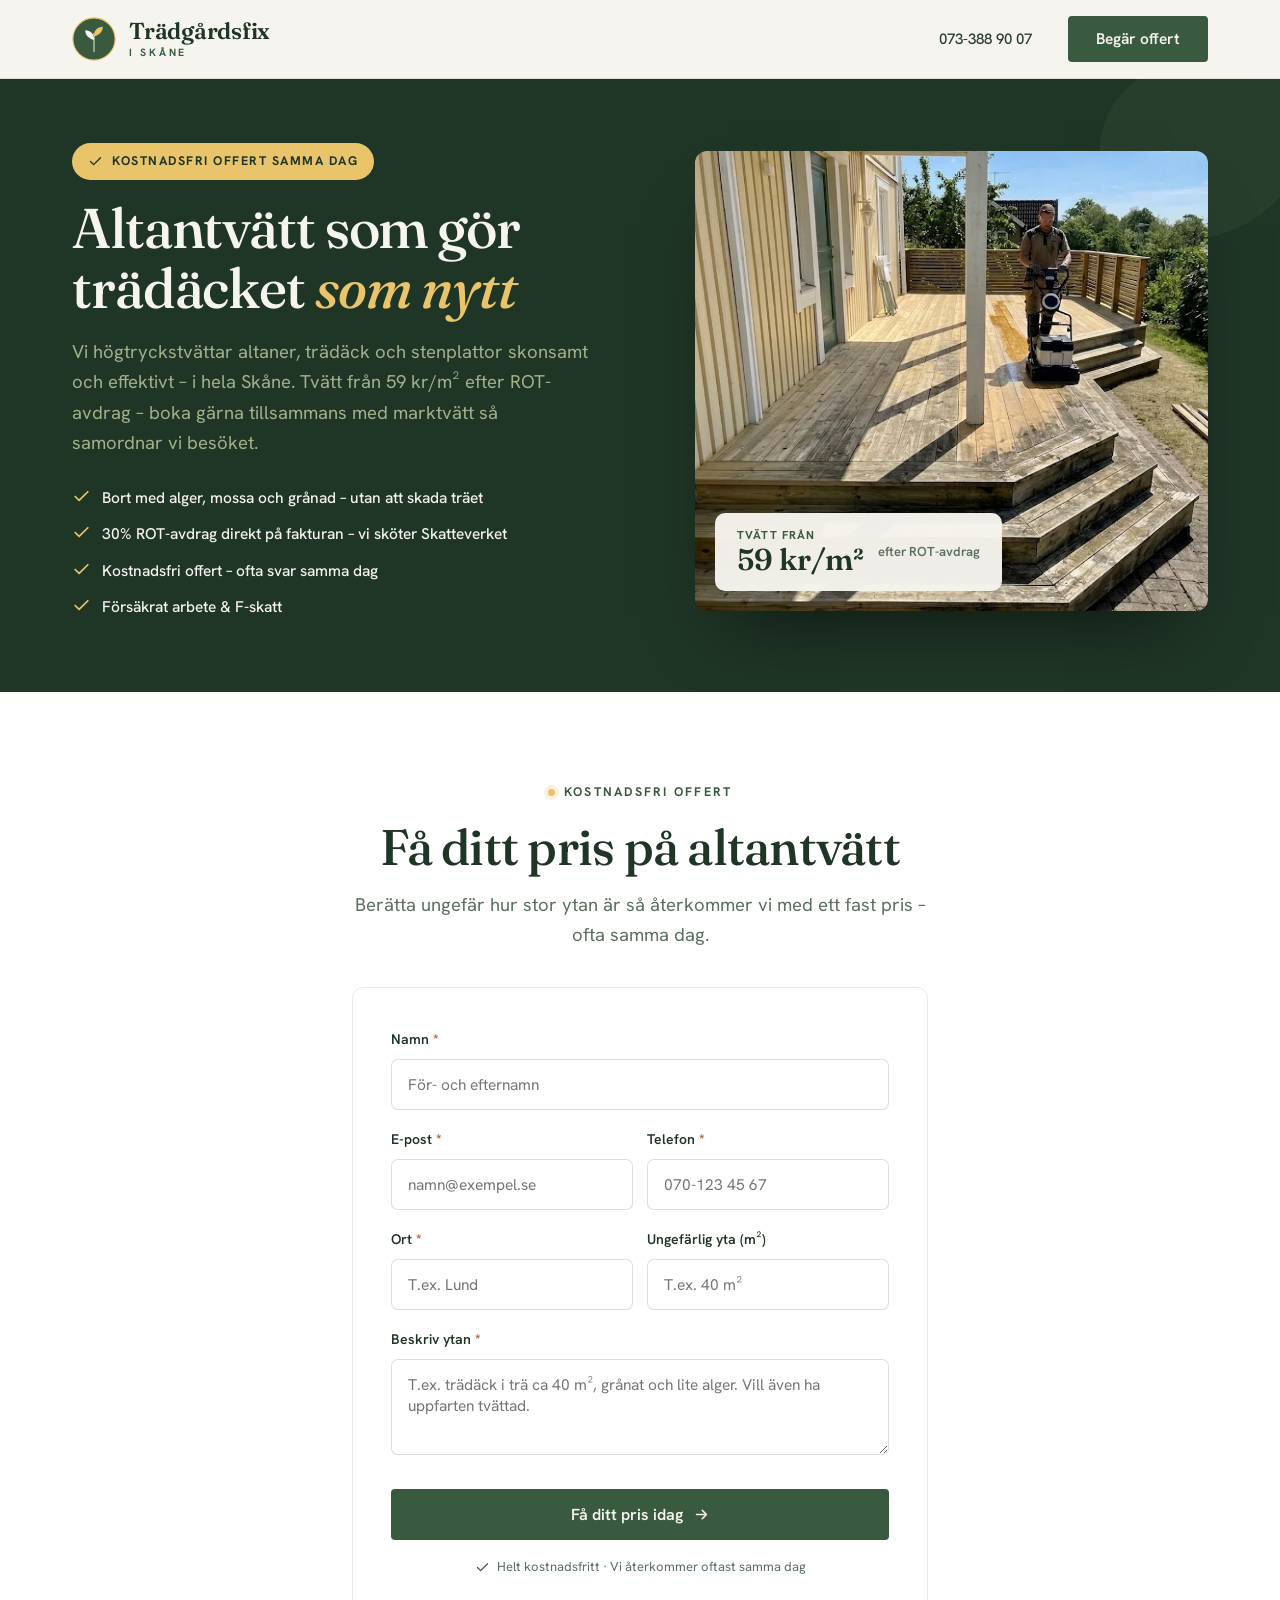
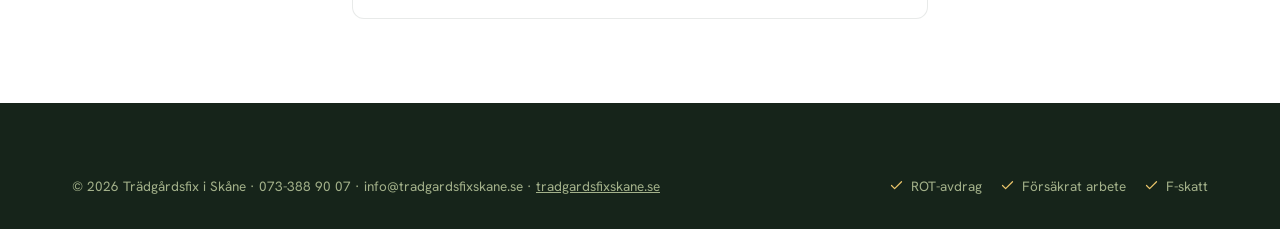
<file: altantvatt.html>
<!DOCTYPE html>
<html lang="sv">
<head>
<meta charset="UTF-8">
<meta name="viewport" content="width=device-width, initial-scale=1.0">
<title>Altantvätt i Skåne – från 59 kr/m² efter ROT | Trädgårdsfix</title>
<meta name="description" content="Professionell altantvätt och trädäckstvätt i hela Skåne – bort med alger, mossa och grånad. Från 59 kr/m² efter ROT-avdrag. Kostnadsfri offert samma dag.">
<!-- SEO -->
<link rel="icon" href="favicon.svg" type="image/svg+xml">
<link rel="icon" href="favicon-48.png" sizes="48x48" type="image/png">
<link rel="icon" href="favicon-96.png" sizes="96x96" type="image/png">
<link rel="icon" href="favicon-192.png" sizes="192x192" type="image/png">
<link rel="apple-touch-icon" href="apple-touch-icon.png">
<link rel="canonical" href="https://tradgardsfixskane.se/altantvatt.html">
<meta name="robots" content="index,follow">
<meta name="theme-color" content="#1f3526">
<meta property="og:type" content="website">
<meta property="og:locale" content="sv_SE">
<meta property="og:site_name" content="Trädgårdsfix i Skåne">
<meta property="og:title" content="Altantvätt i Skåne – från 59 kr/m² efter ROT | Trädgårdsfix">
<meta property="og:description" content="Professionell altantvätt och trädäckstvätt i hela Skåne – bort med alger, mossa och grånad. Från 59 kr/m² efter ROT-avdrag. Kostnadsfri offert samma dag.">
<meta property="og:url" content="https://tradgardsfixskane.se/altantvatt.html">
<meta property="og:image" content="https://tradgardsfixskane.se/hero-host.png">
<meta name="twitter:card" content="summary_large_image">
<!-- /SEO -->
<link rel="preconnect" href="https://fonts.googleapis.com">
<link rel="preconnect" href="https://fonts.gstatic.com" crossorigin>
<link href="https://fonts.googleapis.com/css2?family=Fraunces:ital,opsz,wght@0,9..144,400;0,9..144,500;0,9..144,600;1,9..144,400;1,9..144,500&family=Hanken+Grotesk:wght@400;500;600;700&display=swap" rel="stylesheet">
<link rel="stylesheet" href="styles.css">
<style>
  .lp-hero{background:var(--forest);color:var(--cream);position:relative;overflow:hidden}
  .lp-hero .wrap{display:grid;grid-template-columns:1.05fr .95fr;gap:56px;align-items:center;padding-top:64px;padding-bottom:72px}
  .lp-hero h1{color:var(--cream);font-size:clamp(34px,4.6vw,56px);letter-spacing:-.02em;line-height:1.08;margin-top:18px}
  .lp-hero h1 em{font-style:italic;color:var(--sun)}
  .lp-hero p.lead{color:var(--sage);font-size:18.5px;margin-top:18px;max-width:520px}
  .lp-points{list-style:none;margin-top:26px;display:grid;gap:11px}
  .lp-points li{display:flex;gap:11px;align-items:flex-start;font-size:15.5px;font-weight:500;color:var(--cream)}
  .lp-points svg{flex:0 0 auto;width:19px;height:19px;color:var(--sun);margin-top:2px}
  .lp-offer{display:inline-flex;align-items:center;gap:9px;background:var(--sun);color:var(--forest);font-weight:700;font-size:12.5px;letter-spacing:.12em;text-transform:uppercase;padding:8px 16px;border-radius:50px}
  .lp-media{position:relative}
  .lp-media img{width:100%;height:460px;object-fit:cover;border-radius:12px;display:block;box-shadow:0 40px 70px -36px rgba(0,0,0,.6)}
  .lp-price{position:absolute;bottom:20px;left:20px;background:rgba(246,244,238,.97);border-radius:10px;padding:16px 22px;display:flex;align-items:center;gap:14px}
  .lp-price .val{font-family:var(--display);font-size:30px;font-weight:600;color:var(--forest);line-height:1}
  .lp-price .val small{display:block;font-family:var(--body);font-size:11.5px;font-weight:700;letter-spacing:.1em;text-transform:uppercase;color:var(--moss);margin-bottom:5px}
  .lp-price .sub{font-size:13px;color:var(--muted);font-weight:600}
  .lp-form-wrap{max-width:640px;margin:0 auto}
  .lp-hero .leaf{position:absolute;right:-70px;top:-90px;width:300px;height:300px;opacity:.07;color:var(--sage)}
  @media(max-width:960px){
    .lp-hero .wrap{grid-template-columns:1fr;gap:36px}
    .lp-media img{height:320px}
  }
</style>
</head>
<body>

<header>
  <div class="wrap">
    <nav>
      <a href="index.html" class="logo" aria-label="Trädgårdsfix i Skåne">
        <svg viewBox="0 0 100 100" aria-hidden="true">
          <circle cx="50" cy="50" r="48" fill="#3a5a40"/>
          <circle cx="50" cy="50" r="48" fill="none" stroke="#e9c46a" stroke-width="2.5"/>
          <path d="M50 78 C50 60 50 48 50 38" stroke="#a3b18a" stroke-width="4" stroke-linecap="round" fill="none"/>
          <path d="M50 52 C40 50 30 42 30 30 C42 30 50 38 50 50 Z" fill="#f6f4ee"/>
          <path d="M50 44 C60 42 70 34 70 22 C58 22 50 30 50 42 Z" fill="#e9c46a"/>
        </svg>
        <span class="logo-word"><span class="lw-main">Trädgårdsfix</span><span class="lw-sub">i Skåne</span></span>
      </a>
      <div class="navlinks" id="nav">
        <a class="lk" href="tel:0733889007">073-388 90 07</a>
        <a href="#offert" class="btn">Begär offert</a>
      </div>
      <button class="menu-toggle" id="toggle" aria-label="Öppna meny">
        <svg viewBox="0 0 24 24" fill="none" stroke="currentColor" stroke-width="2" stroke-linecap="round"><path d="M3 6h18M3 12h18M3 18h18"/></svg>
      </button>
    </nav>
  </div>
</header>

<!-- LP HERO -->
<section class="lp-hero">
  <svg class="leaf" viewBox="0 0 24 24" fill="currentColor" aria-hidden="true"><path d="M11 20A7 7 0 0 1 9.8 6.1C15.5 5 17 4.48 19 2c1 2 2 4.18 2 8 0 5.5-4.78 10-10 10Z"/></svg>
  <div class="wrap">
    <div>
      <span class="lp-offer"><svg viewBox="0 0 24 24" fill="none" stroke="currentColor" stroke-width="2.2" stroke-linecap="round" stroke-linejoin="round" width="15" height="15"><path d="M20 6 9 17l-5-5"/></svg> Kostnadsfri offert samma dag</span>
      <h1>Altantvätt som gör trädäcket <em>som nytt</em></h1>
      <p class="lead">Vi högtryckstvättar altaner, trädäck och stenplattor skonsamt och effektivt – i hela Skåne. Tvätt från 59 kr/m² efter ROT-avdrag – boka gärna tillsammans med marktvätt så samordnar vi besöket.</p>
      <ul class="lp-points">
        <li><svg viewBox="0 0 24 24" fill="none" stroke="currentColor" stroke-width="2.2" stroke-linecap="round" stroke-linejoin="round"><path d="M20 6 9 17l-5-5"/></svg> Bort med alger, mossa och grånad – utan att skada träet</li>
        <li><svg viewBox="0 0 24 24" fill="none" stroke="currentColor" stroke-width="2.2" stroke-linecap="round" stroke-linejoin="round"><path d="M20 6 9 17l-5-5"/></svg> 30% ROT-avdrag direkt på fakturan – vi sköter Skatteverket</li>
        <li><svg viewBox="0 0 24 24" fill="none" stroke="currentColor" stroke-width="2.2" stroke-linecap="round" stroke-linejoin="round"><path d="M20 6 9 17l-5-5"/></svg> Kostnadsfri offert – ofta svar samma dag</li>
        <li><svg viewBox="0 0 24 24" fill="none" stroke="currentColor" stroke-width="2.2" stroke-linecap="round" stroke-linejoin="round"><path d="M20 6 9 17l-5-5"/></svg> Försäkrat arbete &amp; F-skatt</li>
      </ul>
    </div>
    <div class="lp-media">
      <img src="hero.webp" alt="Högtryckstvätt av altan och stenytor">
      <div class="lp-price">
        <div class="val"><small>Tvätt från</small>59 kr/m²</div>
        <div class="sub">efter ROT-avdrag</div>
      </div>
    </div>
  </div>
</section>

<!-- FORM -->
<section class="sec tight bg-white" id="offert">
  <div class="wrap lp-form-wrap">
    <div class="sec-head center" style="margin-bottom:36px">
      <span class="eyebrow">Kostnadsfri offert</span>
      <h2>Få ditt pris på altantvätt</h2>
      <p>Berätta ungefär hur stor ytan är så återkommer vi med ett fast pris – ofta samma dag.</p>
    </div>
    <form id="quoteForm" class="on-white" novalidate>
      <div id="formBody">
        <input type="hidden" name="tjanst" value="Altantvätt (kampanj)">
        <input type="hidden" name="subject" value="Offertförfrågan – Altantvätt (annons)">
        <input type="hidden" name="from_name" value="Trädgårdsfix i Skåne – altantvätt">
        <input type="checkbox" name="botcheck" id="botcheck" style="display:none" tabindex="-1" autocomplete="off">
        <div class="field" id="f-namn">
          <label for="namn">Namn <span class="req">*</span></label>
          <input type="text" id="namn" name="namn" placeholder="För- och efternamn">
          <div class="errmsg">Fyll i ditt namn.</div>
        </div>
        <div class="row2">
          <div class="field" id="f-epost">
            <label for="epost">E-post <span class="req">*</span></label>
            <input type="email" id="epost" name="epost" placeholder="namn@exempel.se">
            <div class="errmsg">Ange en giltig e-postadress.</div>
          </div>
          <div class="field" id="f-tel">
            <label for="tel">Telefon <span class="req">*</span></label>
            <input type="tel" id="tel" name="tel" placeholder="070-123 45 67">
            <div class="errmsg">Ange ett telefonnummer.</div>
          </div>
        </div>
        <div class="row2">
          <div class="field" id="f-ort">
            <label for="ort">Ort <span class="req">*</span></label>
            <input type="text" id="ort" name="ort" placeholder="T.ex. Lund">
            <div class="errmsg">Ange din ort.</div>
          </div>
          <div class="field" id="f-yta">
            <label for="yta">Ungefärlig yta (m²)</label>
            <input type="text" id="yta" name="yta" placeholder="T.ex. 40 m²">
          </div>
        </div>
        <div class="field" id="f-meddelande">
          <label for="meddelande">Beskriv ytan <span class="req">*</span></label>
          <textarea id="meddelande" name="meddelande" placeholder="T.ex. trädäck i trä ca 40 m², grånat och lite alger. Vill även ha uppfarten tvättad."></textarea>
          <div class="errmsg">Beskriv kort vad som ska tvättas.</div>
        </div>
        <button type="submit" class="btn">Få ditt pris idag
          <svg viewBox="0 0 24 24" fill="none" stroke="currentColor" stroke-width="2.2" stroke-linecap="round" stroke-linejoin="round"><path d="M5 12h14M13 6l6 6-6 6"/></svg>
        </button>
        <p class="form-note">
          <svg viewBox="0 0 24 24" fill="none" stroke="currentColor" stroke-width="2" stroke-linecap="round" stroke-linejoin="round"><path d="M20 6 9 17l-5-5"/></svg>
          Helt kostnadsfritt · Vi återkommer oftast samma dag
        </p>
      </div>
    </form>
  </div>
</section>

<!-- FOOTER (slim) -->
<footer>
  <div class="wrap">
    <div class="foot-bottom" style="border-top:none;padding-top:0">
      <span>© 2026 Trädgårdsfix i Skåne · 073-388 90 07 · info@tradgardsfixskane.se · <a href="index.html" style="text-decoration:underline">tradgardsfixskane.se</a></span>
      <div class="foot-badges">
        <span><svg viewBox="0 0 24 24" fill="none" stroke="currentColor" stroke-width="2" stroke-linecap="round" stroke-linejoin="round"><path d="M20 6 9 17l-5-5"/></svg> ROT-avdrag</span>
        <span><svg viewBox="0 0 24 24" fill="none" stroke="currentColor" stroke-width="2" stroke-linecap="round" stroke-linejoin="round"><path d="M20 6 9 17l-5-5"/></svg> Försäkrat arbete</span>
        <span><svg viewBox="0 0 24 24" fill="none" stroke="currentColor" stroke-width="2" stroke-linecap="round" stroke-linejoin="round"><path d="M20 6 9 17l-5-5"/></svg> F-skatt</span>
      </div>
    </div>
  </div>
</footer>

<script>
  const toggle=document.getElementById('toggle');
  const nav=document.getElementById('nav');
  toggle.addEventListener('click',()=>nav.classList.toggle('open'));

  const form=document.getElementById('quoteForm');
  const WEB3FORMS_KEY = 'b4616909-146c-4e19-b6a7-46b7f95f7a49';
  const required=[['namn','f-namn'],['epost','f-epost'],['tel','f-tel'],['ort','f-ort'],['meddelande','f-meddelande']];
  required.forEach(([id])=>{
    document.getElementById(id).addEventListener('input',function(){this.closest('.field').classList.remove('err');});
  });
  function showThanks(){
    const namn=(document.getElementById('namn')?.value.trim().split(' ')[0])||'';
    document.getElementById('formBody').innerHTML=
      '<div class="thanks">'+
      '<div class="tick"><svg viewBox="0 0 24 24" fill="none" stroke="currentColor" stroke-width="2.4" stroke-linecap="round" stroke-linejoin="round"><path d="M20 6 9 17l-5-5"/></svg></div>'+
      '<h3>Tack'+(namn?', '+namn:'')+'!</h3>'+
      '<p>Vi har tagit emot din förfrågan och hör av oss med ditt pris – ofta redan samma dag.</p>'+
      '</div>';
  }
  form.addEventListener('submit',async function(e){
    e.preventDefault();
    let ok=true;
    required.forEach(([id,field])=>{
      const el=document.getElementById(id);
      const f=document.getElementById(field);
      const bad=!el.value.trim()||(id==='epost'&&!/^[^\s@]+@[^\s@]+\.[^\s@]+$/.test(el.value.trim()));
      if(bad){f.classList.add('err');ok=false;}else{f.classList.remove('err');}
    });
    if(!ok){form.querySelector('.err input,.err textarea')?.focus();return;}
    const btn=form.querySelector('button[type="submit"]');
    const btnHtml=btn.innerHTML;
    btn.disabled=true;btn.style.opacity='.7';btn.textContent='Skickar…';
    try{
      const data=new FormData(form);
      data.set('access_key',WEB3FORMS_KEY);
      data.set('replyto',document.getElementById('epost').value.trim());
      const res=await fetch('https://api.web3forms.com/submit',{method:'POST',headers:{'Accept':'application/json'},body:data});
      const out=await res.json();
      if(out.success){showThanks();}else{throw new Error(out.message||'fel');}
    }catch(err){
      btn.disabled=false;btn.style.opacity='';btn.innerHTML=btnHtml;
      let warn=form.querySelector('.send-error');
      if(!warn){warn=document.createElement('p');warn.className='send-error';warn.style.cssText='color:#b3492f;font-size:14px;font-weight:500;text-align:center;margin-top:14px';btn.insertAdjacentElement('afterend',warn);}
      warn.textContent='Det gick inte att skicka just nu. Ring oss gärna på 073-388 90 07.';
    }
  });
</script>

</body>
</html>
</file>
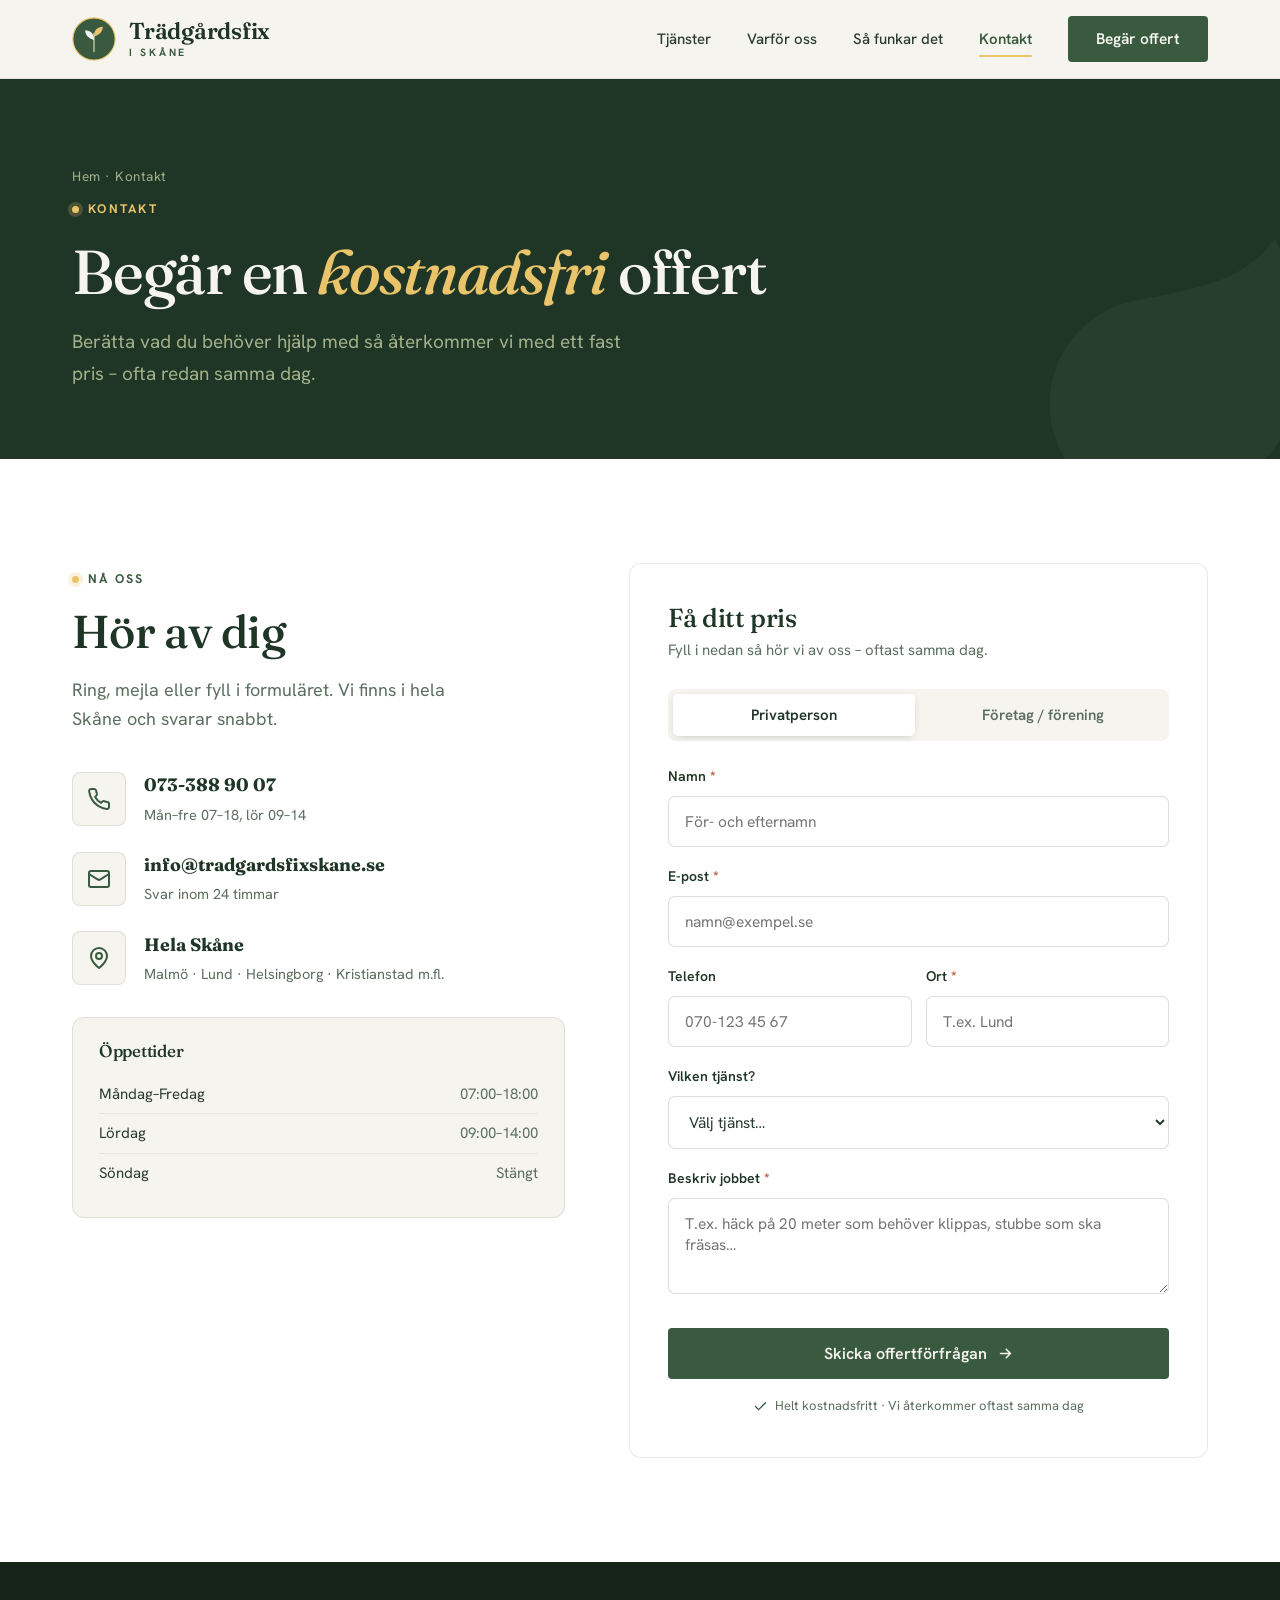
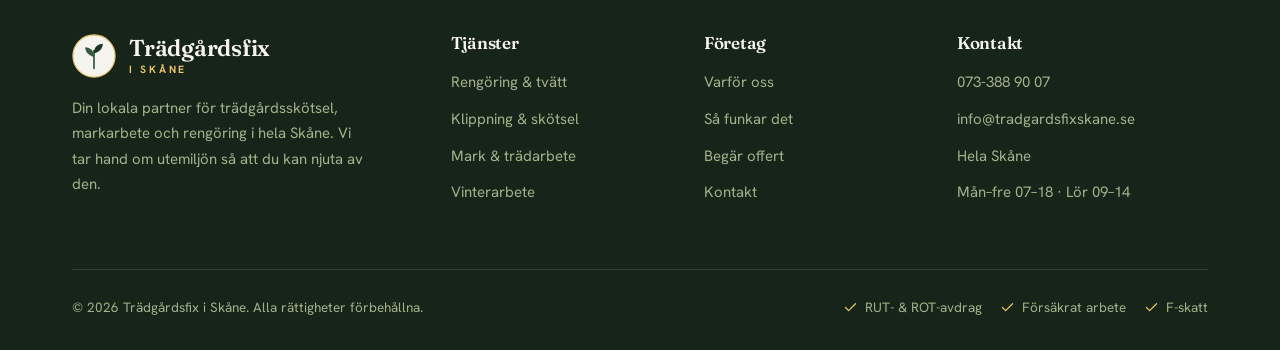
<file: kontakt.html>
<!DOCTYPE html>
<html lang="sv">
<head>
<meta charset="UTF-8">
<meta name="viewport" content="width=device-width, initial-scale=1.0">
<title>Kontakt & kostnadsfri offert | Trädgårdsfix i Skåne – 073-388 90 07</title>
<meta name="description" content="Begär kostnadsfri offert för höststädning, trädgårdsskötsel, markarbete eller snöröjning i hela Skåne. Svar oftast samma dag. Ring 073-388 90 07.">
<!-- SEO -->
<link rel="icon" href="favicon.svg" type="image/svg+xml">
<link rel="icon" href="favicon-48.png" sizes="48x48" type="image/png">
<link rel="icon" href="favicon-96.png" sizes="96x96" type="image/png">
<link rel="icon" href="favicon-192.png" sizes="192x192" type="image/png">
<link rel="apple-touch-icon" href="apple-touch-icon.png">
<link rel="canonical" href="https://tradgardsfixskane.se/kontakt.html">
<meta name="robots" content="index,follow">
<meta name="theme-color" content="#1f3526">
<meta property="og:type" content="website">
<meta property="og:locale" content="sv_SE">
<meta property="og:site_name" content="Trädgårdsfix i Skåne">
<meta property="og:title" content="Kontakt &amp; kostnadsfri offert | Trädgårdsfix i Skåne – 073-388 90 07">
<meta property="og:description" content="Begär kostnadsfri offert för höststädning, trädgårdsskötsel, markarbete eller snöröjning i hela Skåne. Svar oftast samma dag. Ring 073-388 90 07.">
<meta property="og:url" content="https://tradgardsfixskane.se/kontakt.html">
<meta property="og:image" content="https://tradgardsfixskane.se/hero-host.png">
<meta name="twitter:card" content="summary_large_image">
<!-- /SEO -->
<link rel="preconnect" href="https://fonts.googleapis.com">
<link rel="preconnect" href="https://fonts.gstatic.com" crossorigin>
<link href="https://fonts.googleapis.com/css2?family=Fraunces:ital,opsz,wght@0,9..144,400;0,9..144,500;0,9..144,600;1,9..144,400;1,9..144,500&family=Hanken+Grotesk:wght@400;500;600;700&display=swap" rel="stylesheet">
<link rel="stylesheet" href="styles.css">
</head>
<body>

<header>
  <div class="wrap">
    <nav>
      <a href="index.html" class="logo" aria-label="Trädgårdsfix i Skåne">
        <svg viewBox="0 0 100 100" aria-hidden="true">
          <circle cx="50" cy="50" r="48" fill="#3a5a40"/>
          <circle cx="50" cy="50" r="48" fill="none" stroke="#e9c46a" stroke-width="2.5"/>
          <path d="M50 78 C50 60 50 48 50 38" stroke="#a3b18a" stroke-width="4" stroke-linecap="round" fill="none"/>
          <path d="M50 52 C40 50 30 42 30 30 C42 30 50 38 50 50 Z" fill="#f6f4ee"/>
          <path d="M50 44 C60 42 70 34 70 22 C58 22 50 30 50 42 Z" fill="#e9c46a"/>
        </svg>
        <span class="logo-word"><span class="lw-main">Trädgårdsfix</span><span class="lw-sub">i Skåne</span></span>
      </a>
      <div class="navlinks" id="nav">
        <a class="lk" href="tjanster.html">Tjänster</a>
        <a class="lk" href="varfor-oss.html">Varför oss</a>
        <a class="lk" href="sa-funkar-det.html">Så funkar det</a>
        <a class="lk active" href="kontakt.html">Kontakt</a>
        <a href="kontakt.html" class="btn">Begär offert</a>
      </div>
      <button class="menu-toggle" id="toggle" aria-label="Öppna meny">
        <svg viewBox="0 0 24 24" fill="none" stroke="currentColor" stroke-width="2" stroke-linecap="round"><path d="M3 6h18M3 12h18M3 18h18"/></svg>
      </button>
    </nav>
  </div>
</header>

<!-- BANNER -->
<section class="banner">
  <svg class="banner-leaf" viewBox="0 0 24 24" fill="currentColor" aria-hidden="true"><path d="M11 20A7 7 0 0 1 9.8 6.1C15.5 5 17 4.48 19 2c1 2 2 4.18 2 8 0 5.5-4.78 10-10 10Z"/></svg>
  <div class="wrap">
    <p class="crumbs"><a href="index.html">Hem</a> · Kontakt</p>
    <span class="eyebrow">Kontakt</span>
    <h1>Begär en <em>kostnadsfri</em> offert</h1>
    <p>Berätta vad du behöver hjälp med så återkommer vi med ett fast pris – ofta redan samma dag.</p>
  </div>
</section>

<!-- CONTACT -->
<section class="sec bg-white">
  <div class="wrap contact-grid">
    <div class="contact-info fade">
      <span class="eyebrow">Nå oss</span>
      <h2>Hör av dig</h2>
      <p>Ring, mejla eller fyll i formuläret. Vi finns i hela Skåne och svarar snabbt.</p>
      <div class="contact-item">
        <div class="ic"><svg viewBox="0 0 24 24" fill="none" stroke="currentColor" stroke-width="2" stroke-linecap="round" stroke-linejoin="round"><path d="M22 16.92v3a2 2 0 0 1-2.18 2 19.79 19.79 0 0 1-8.63-3.07 19.5 19.5 0 0 1-6-6 19.79 19.79 0 0 1-3.07-8.67A2 2 0 0 1 4.11 2h3a2 2 0 0 1 2 1.72c.13.96.36 1.9.7 2.81a2 2 0 0 1-.45 2.11L8.09 9.91a16 16 0 0 0 6 6l1.27-1.27a2 2 0 0 1 2.11-.45c.91.34 1.85.57 2.81.7A2 2 0 0 1 22 16.92Z"/></svg></div>
        <div><strong>073-388 90 07</strong><span>Mån–fre 07–18, lör 09–14</span></div>
      </div>
      <div class="contact-item">
        <div class="ic"><svg viewBox="0 0 24 24" fill="none" stroke="currentColor" stroke-width="2" stroke-linecap="round" stroke-linejoin="round"><rect width="20" height="16" x="2" y="4" rx="2"/><path d="m22 7-8.97 5.7a1.94 1.94 0 0 1-2.06 0L2 7"/></svg></div>
        <div><strong>info@tradgardsfixskane.se</strong><span>Svar inom 24 timmar</span></div>
      </div>
      <div class="contact-item">
        <div class="ic"><svg viewBox="0 0 24 24" fill="none" stroke="currentColor" stroke-width="2" stroke-linecap="round" stroke-linejoin="round"><path d="M20 10c0 6-8 12-8 12s-8-6-8-12a8 8 0 0 1 16 0Z"/><circle cx="12" cy="10" r="3"/></svg></div>
        <div><strong>Hela Skåne</strong><span>Malmö · Lund · Helsingborg · Kristianstad m.fl.</span></div>
      </div>
      <div class="hours">
        <h4>Öppettider</h4>
        <div class="hr"><span>Måndag–Fredag</span><span>07:00–18:00</span></div>
        <div class="hr"><span>Lördag</span><span>09:00–14:00</span></div>
        <div class="hr"><span>Söndag</span><span>Stängt</span></div>
      </div>
    </div>

    <form id="quoteForm" class="on-white" novalidate>
      <div id="formBody">
        <h3>Få ditt pris</h3>
        <p class="fsub">Fyll i nedan så hör vi av oss – oftast samma dag.</p>
        <div class="seg" id="kundtyp">
          <button type="button" class="active" data-val="Privatperson">Privatperson</button>
          <button type="button" data-val="Företag / förening">Företag / förening</button>
        </div>
        <input type="hidden" name="kundtyp" id="kundtypVal" value="Privatperson">
        <input type="hidden" name="subject" value="Ny offertförfrågan från hemsidan">
        <input type="hidden" name="from_name" value="Trädgårdsfix i Skåne – webb">
        <input type="checkbox" name="botcheck" id="botcheck" style="display:none" tabindex="-1" autocomplete="off">
        <div class="field" id="f-namn">
          <label for="namn">Namn <span class="req">*</span></label>
          <input type="text" id="namn" name="namn" placeholder="För- och efternamn">
          <div class="errmsg">Fyll i ditt namn.</div>
        </div>
        <div class="field" id="f-epost">
          <label for="epost">E-post <span class="req">*</span></label>
          <input type="email" id="epost" name="epost" placeholder="namn@exempel.se">
          <div class="errmsg">Ange en giltig e-postadress.</div>
        </div>
        <div class="row2">
          <div class="field" id="f-tel">
            <label for="tel">Telefon</label>
            <input type="tel" id="tel" name="tel" placeholder="070-123 45 67">
            <div class="errmsg">Ange ett telefonnummer.</div>
          </div>
          <div class="field" id="f-ort">
            <label for="ort">Ort <span class="req">*</span></label>
            <input type="text" id="ort" name="ort" placeholder="T.ex. Lund">
            <div class="errmsg">Ange din ort.</div>
          </div>
        </div>
        <div class="field" id="f-tjanst">
          <label for="tjanst">Vilken tjänst?</label>
          <select id="tjanst" name="tjanst">
            <option value="">Välj tjänst…</option>
            <option>Rengöring &amp; tvätt</option>
            <option>Klippning &amp; skötsel</option>
            <option>Mark &amp; trädarbete</option>
            <option>Vinterarbete</option>
            <option>Flera / vet ej</option>
          </select>
          <div class="errmsg">Välj en tjänst.</div>
        </div>
        <div class="field" id="f-meddelande">
          <label for="meddelande">Beskriv jobbet <span class="req">*</span></label>
          <textarea id="meddelande" name="meddelande" placeholder="T.ex. häck på 20 meter som behöver klippas, stubbe som ska fräsas…"></textarea>
          <div class="errmsg">Beskriv kort vad du behöver hjälp med.</div>
        </div>
        <button type="submit" class="btn">Skicka offertförfrågan
          <svg viewBox="0 0 24 24" fill="none" stroke="currentColor" stroke-width="2.2" stroke-linecap="round" stroke-linejoin="round"><path d="M5 12h14M13 6l6 6-6 6"/></svg>
        </button>
        <p class="form-note">
          <svg viewBox="0 0 24 24" fill="none" stroke="currentColor" stroke-width="2" stroke-linecap="round" stroke-linejoin="round"><path d="M20 6 9 17l-5-5"/></svg>
          Helt kostnadsfritt · Vi återkommer oftast samma dag
        </p>
      </div>
    </form>
  </div>
</section>

<!-- FOOTER -->
<footer>
  <div class="wrap">
    <div class="foot-grid">
      <div>
        <div class="logo">
          <svg width="44" height="44" viewBox="0 0 100 100" aria-hidden="true">
            <circle cx="50" cy="50" r="48" fill="#f6f4ee"/>
            <circle cx="50" cy="50" r="48" fill="none" stroke="#e9c46a" stroke-width="2.5"/>
            <path d="M50 78 C50 60 50 48 50 38" stroke="#3a5a40" stroke-width="4" stroke-linecap="round" fill="none"/>
            <path d="M50 52 C40 50 30 42 30 30 C42 30 50 38 50 50 Z" fill="#3a5a40"/>
            <path d="M50 44 C60 42 70 34 70 22 C58 22 50 30 50 42 Z" fill="#1f3526"/>
          </svg>
          <span class="logo-word"><span class="lw-main">Trädgårdsfix</span><span class="lw-sub">i Skåne</span></span>
        </div>
        <p class="foot-about">Din lokala partner för trädgårdsskötsel, markarbete och rengöring i hela Skåne. Vi tar hand om utemiljön så att du kan njuta av den.</p>
      </div>
      <div>
        <h4>Tjänster</h4>
        <ul>
          <li><a href="tjanster.html">Rengöring &amp; tvätt</a></li>
          <li><a href="tjanster.html">Klippning &amp; skötsel</a></li>
          <li><a href="tjanster.html">Mark &amp; trädarbete</a></li>
          <li><a href="tjanster.html">Vinterarbete</a></li>
        </ul>
      </div>
      <div>
        <h4>Företag</h4>
        <ul>
          <li><a href="varfor-oss.html">Varför oss</a></li>
          <li><a href="sa-funkar-det.html">Så funkar det</a></li>
          <li><a href="kontakt.html">Begär offert</a></li>
          <li><a href="kontakt.html">Kontakt</a></li>
        </ul>
      </div>
      <div>
        <h4>Kontakt</h4>
        <ul>
          <li>073-388 90 07</li>
          <li>info@tradgardsfixskane.se</li>
          <li>Hela Skåne</li>
          <li>Mån–fre 07–18 · Lör 09–14</li>
        </ul>
      </div>
    </div>
    <div class="foot-bottom">
      <span>© 2026 Trädgårdsfix i Skåne. Alla rättigheter förbehållna.</span>
      <div class="foot-badges">
        <span><svg viewBox="0 0 24 24" fill="none" stroke="currentColor" stroke-width="2" stroke-linecap="round" stroke-linejoin="round"><path d="M20 6 9 17l-5-5"/></svg> RUT- &amp; ROT-avdrag</span>
        <span><svg viewBox="0 0 24 24" fill="none" stroke="currentColor" stroke-width="2" stroke-linecap="round" stroke-linejoin="round"><path d="M20 6 9 17l-5-5"/></svg> Försäkrat arbete</span>
        <span><svg viewBox="0 0 24 24" fill="none" stroke="currentColor" stroke-width="2" stroke-linecap="round" stroke-linejoin="round"><path d="M20 6 9 17l-5-5"/></svg> F-skatt</span>
      </div>
    </div>
  </div>
</footer>

<script>
  const toggle=document.getElementById('toggle');
  const nav=document.getElementById('nav');
  toggle.addEventListener('click',()=>nav.classList.toggle('open'));
  const io=new IntersectionObserver((e)=>{e.forEach(x=>{if(x.isIntersecting){x.target.classList.add('in');io.unobserve(x.target);}});},{threshold:.12});
  document.querySelectorAll('.fade').forEach(el=>io.observe(el));

  const seg=document.getElementById('kundtyp');
  const kundtypVal=document.getElementById('kundtypVal');
  seg.addEventListener('click',(e)=>{
    const b=e.target.closest('button'); if(!b) return;
    seg.querySelectorAll('button').forEach(x=>x.classList.remove('active'));
    b.classList.add('active');
    kundtypVal.value=b.dataset.val;
  });

  const form=document.getElementById('quoteForm');

  // ===== E-POST-KOPPLING (Web3Forms) =====
  // 1. Skapa en gratis nyckel på https://web3forms.com med info@tradgardsfixskane.se
  // 2. Klistra in nyckeln mellan citattecknen nedan (ersätt DIN-NYCKEL-HÄR).
  const WEB3FORMS_KEY = 'b4616909-146c-4e19-b6a7-46b7f95f7a49';
  // =======================================

  const required=[['namn','f-namn'],['epost','f-epost'],['tel','f-tel'],['ort','f-ort'],['tjanst','f-tjanst'],['meddelande','f-meddelande']];
  required.forEach(([id])=>{
    document.getElementById(id).addEventListener('input',function(){this.closest('.field').classList.remove('err');});
  });

  function showThanks(){
    const namn=(document.getElementById('namn')?.value.trim().split(' ')[0])||'';
    document.getElementById('formBody').innerHTML=
      '<div class="thanks">'+
      '<div class="tick"><svg viewBox="0 0 24 24" fill="none" stroke="currentColor" stroke-width="2.4" stroke-linecap="round" stroke-linejoin="round"><path d="M20 6 9 17l-5-5"/></svg></div>'+
      '<h3>Tack'+(namn?', '+namn:'')+'!</h3>'+
      '<p>Vi har tagit emot din offertförfrågan och hör av oss så snart vi kan – ofta redan samma dag.</p>'+
      '</div>';
  }

  form.addEventListener('submit',async function(e){
    e.preventDefault();
    let ok=true;
    required.forEach(([id,field])=>{
      const el=document.getElementById(id);
      const f=document.getElementById(field);
      const emptyOrBad = !el.value.trim() || (id==='epost' && !/^[^\s@]+@[^\s@]+\.[^\s@]+$/.test(el.value.trim()));
      if(emptyOrBad){f.classList.add('err');ok=false;}else{f.classList.remove('err');}
    });
    if(!ok){form.querySelector('.err input,.err select')?.focus();return;}

    const btn=form.querySelector('button[type="submit"]');
    const btnHtml=btn.innerHTML;

    // Om nyckeln inte är ifylld ännu: visa bara tack (sajten fungerar, men inget mail skickas)
    if(!WEB3FORMS_KEY || WEB3FORMS_KEY==='DIN-NYCKEL-HÄR'){
      showThanks();
      return;
    }

    btn.disabled=true;
    btn.style.opacity='.7';
    btn.textContent='Skickar…';
    try{
      const data=new FormData(form);
      data.set('access_key', WEB3FORMS_KEY);
      data.set('replyto', document.getElementById('epost').value.trim());
      const res=await fetch('https://api.web3forms.com/submit',{
        method:'POST',
        headers:{'Accept':'application/json'},
        body:data
      });
      const out=await res.json();
      if(out.success){ showThanks(); }
      else { throw new Error(out.message||'fel'); }
    }catch(err){
      btn.disabled=false;
      btn.style.opacity='';
      btn.innerHTML=btnHtml;
      let warn=form.querySelector('.send-error');
      if(!warn){
        warn=document.createElement('p');
        warn.className='send-error';
        warn.style.cssText='color:#b3492f;font-size:14px;font-weight:500;text-align:center;margin-top:14px';
        btn.insertAdjacentElement('afterend',warn);
      }
      warn.textContent='Det gick inte att skicka just nu. Ring oss gärna på 073-388 90 07 eller mejla info@tradgardsfixskane.se.';
    }
  });
</script>

</body>
</html>
</file>
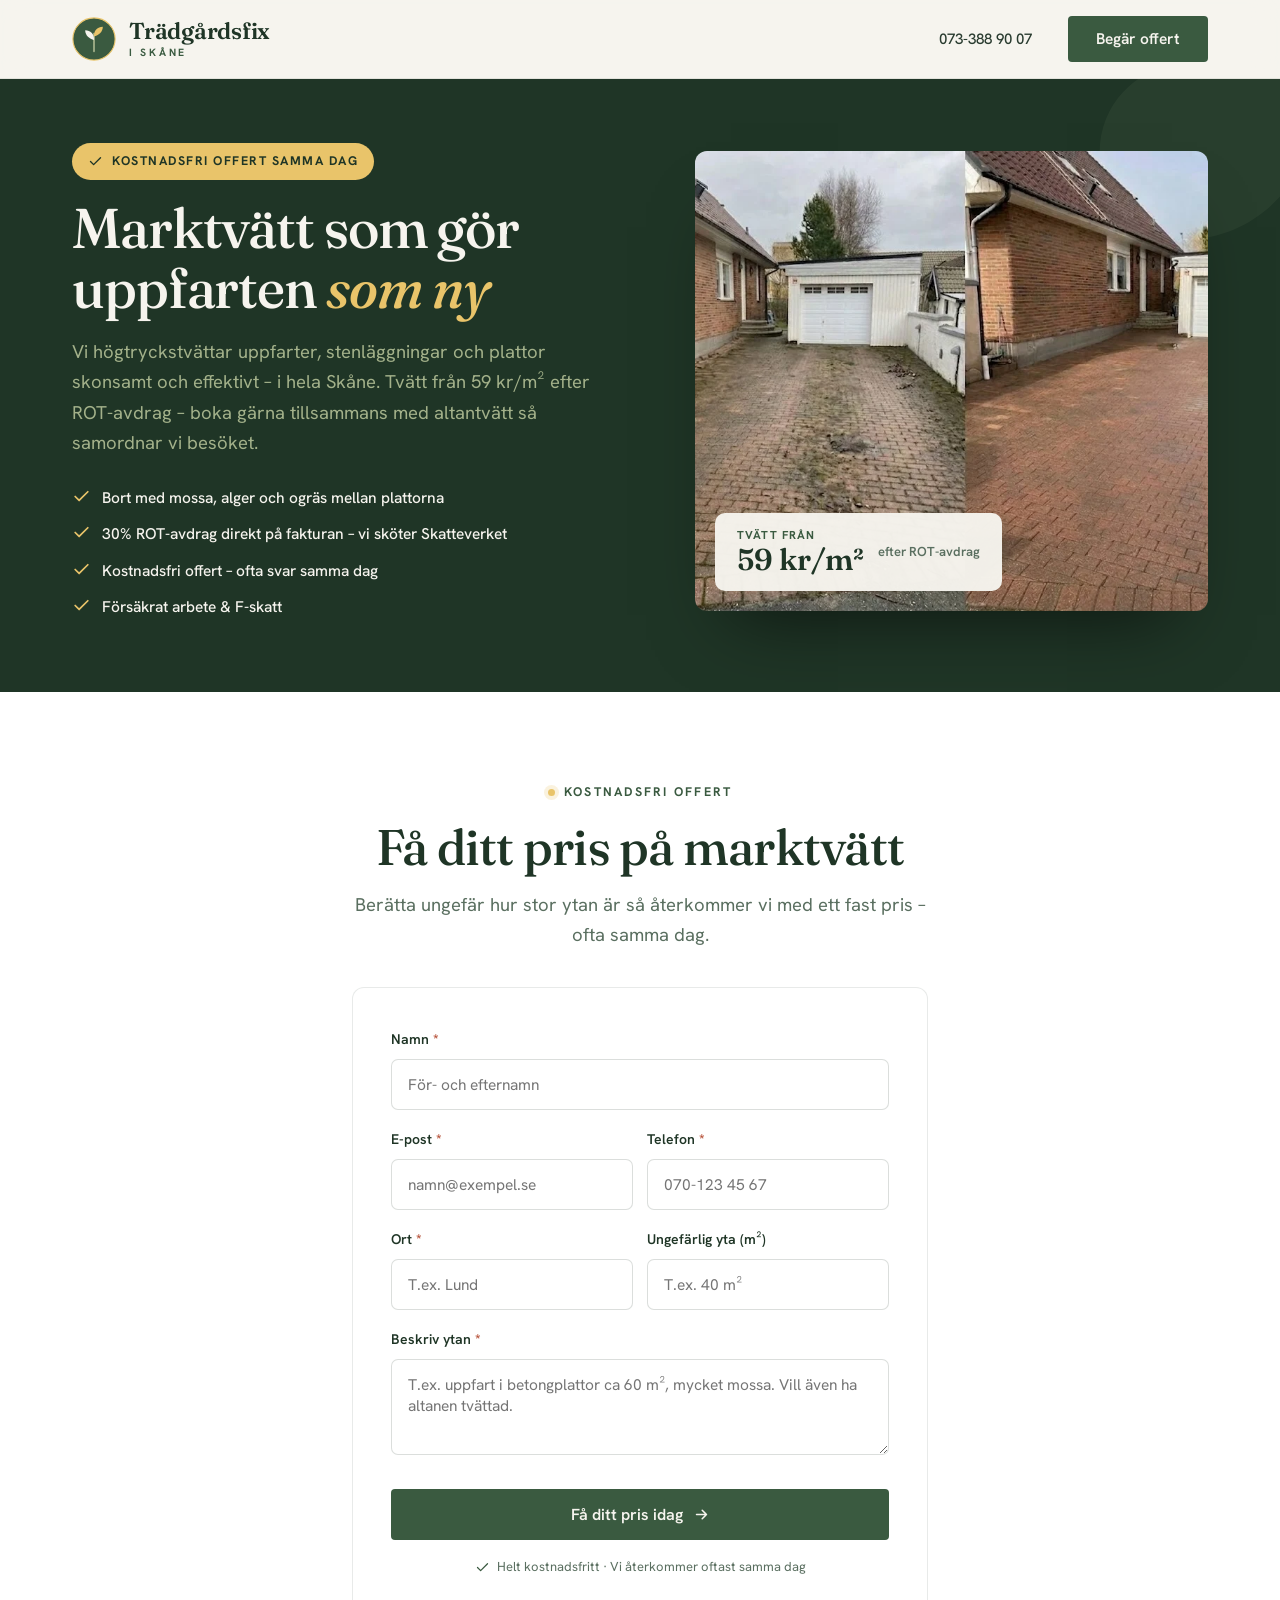
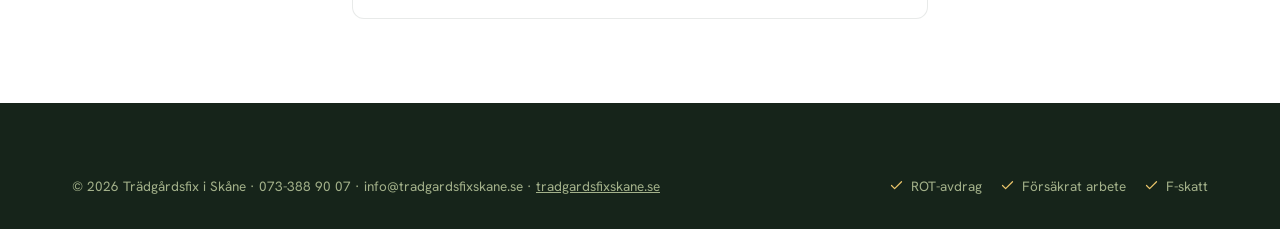
<file: marktvatt.html>
<!DOCTYPE html>
<html lang="sv">
<head>
<meta charset="UTF-8">
<meta name="viewport" content="width=device-width, initial-scale=1.0">
<title>Marktvätt & stentvätt i Skåne – från 59 kr/m² efter ROT | Trädgårdsfix</title>
<meta name="description" content="Högtryckstvätt av uppfart, stenläggning och plattor i hela Skåne. Från 59 kr/m² efter ROT-avdrag. Kostnadsfri offert samma dag.">
<!-- SEO -->
<link rel="icon" href="favicon.svg" type="image/svg+xml">
<link rel="icon" href="favicon-48.png" sizes="48x48" type="image/png">
<link rel="icon" href="favicon-96.png" sizes="96x96" type="image/png">
<link rel="icon" href="favicon-192.png" sizes="192x192" type="image/png">
<link rel="apple-touch-icon" href="apple-touch-icon.png">
<link rel="canonical" href="https://tradgardsfixskane.se/marktvatt.html">
<meta name="robots" content="index,follow">
<meta name="theme-color" content="#1f3526">
<meta property="og:type" content="website">
<meta property="og:locale" content="sv_SE">
<meta property="og:site_name" content="Trädgårdsfix i Skåne">
<meta property="og:title" content="Marktvätt &amp; stentvätt i Skåne – från 59 kr/m² efter ROT | Trädgårdsfix">
<meta property="og:description" content="Högtryckstvätt av uppfart, stenläggning och plattor i hela Skåne. Från 59 kr/m² efter ROT-avdrag. Kostnadsfri offert samma dag.">
<meta property="og:url" content="https://tradgardsfixskane.se/marktvatt.html">
<meta property="og:image" content="https://tradgardsfixskane.se/hero-host.png">
<meta name="twitter:card" content="summary_large_image">
<!-- /SEO -->
<link rel="preconnect" href="https://fonts.googleapis.com">
<link rel="preconnect" href="https://fonts.gstatic.com" crossorigin>
<link href="https://fonts.googleapis.com/css2?family=Fraunces:ital,opsz,wght@0,9..144,400;0,9..144,500;0,9..144,600;1,9..144,400;1,9..144,500&family=Hanken+Grotesk:wght@400;500;600;700&display=swap" rel="stylesheet">
<link rel="stylesheet" href="styles.css">
<style>
  .lp-hero{background:var(--forest);color:var(--cream);position:relative;overflow:hidden}
  .lp-hero .wrap{display:grid;grid-template-columns:1.05fr .95fr;gap:56px;align-items:center;padding-top:64px;padding-bottom:72px}
  .lp-hero h1{color:var(--cream);font-size:clamp(34px,4.6vw,56px);letter-spacing:-.02em;line-height:1.08;margin-top:18px}
  .lp-hero h1 em{font-style:italic;color:var(--sun)}
  .lp-hero p.lead{color:var(--sage);font-size:18.5px;margin-top:18px;max-width:520px}
  .lp-points{list-style:none;margin-top:26px;display:grid;gap:11px}
  .lp-points li{display:flex;gap:11px;align-items:flex-start;font-size:15.5px;font-weight:500;color:var(--cream)}
  .lp-points svg{flex:0 0 auto;width:19px;height:19px;color:var(--sun);margin-top:2px}
  .lp-offer{display:inline-flex;align-items:center;gap:9px;background:var(--sun);color:var(--forest);font-weight:700;font-size:12.5px;letter-spacing:.12em;text-transform:uppercase;padding:8px 16px;border-radius:50px}
  .lp-media{position:relative}
  .lp-media img{width:100%;height:460px;object-fit:cover;border-radius:12px;display:block;box-shadow:0 40px 70px -36px rgba(0,0,0,.6)}
  .lp-price{position:absolute;bottom:20px;left:20px;background:rgba(246,244,238,.97);border-radius:10px;padding:16px 22px;display:flex;align-items:center;gap:14px}
  .lp-price .val{font-family:var(--display);font-size:30px;font-weight:600;color:var(--forest);line-height:1}
  .lp-price .val small{display:block;font-family:var(--body);font-size:11.5px;font-weight:700;letter-spacing:.1em;text-transform:uppercase;color:var(--moss);margin-bottom:5px}
  .lp-price .sub{font-size:13px;color:var(--muted);font-weight:600}
  .lp-form-wrap{max-width:640px;margin:0 auto}
  .lp-hero .leaf{position:absolute;right:-70px;top:-90px;width:300px;height:300px;opacity:.07;color:var(--sage)}
  @media(max-width:960px){
    .lp-hero .wrap{grid-template-columns:1fr;gap:36px}
    .lp-media img{height:320px}
  }
</style>
</head>
<body>

<header>
  <div class="wrap">
    <nav>
      <a href="index.html" class="logo" aria-label="Trädgårdsfix i Skåne">
        <svg viewBox="0 0 100 100" aria-hidden="true">
          <circle cx="50" cy="50" r="48" fill="#3a5a40"/>
          <circle cx="50" cy="50" r="48" fill="none" stroke="#e9c46a" stroke-width="2.5"/>
          <path d="M50 78 C50 60 50 48 50 38" stroke="#a3b18a" stroke-width="4" stroke-linecap="round" fill="none"/>
          <path d="M50 52 C40 50 30 42 30 30 C42 30 50 38 50 50 Z" fill="#f6f4ee"/>
          <path d="M50 44 C60 42 70 34 70 22 C58 22 50 30 50 42 Z" fill="#e9c46a"/>
        </svg>
        <span class="logo-word"><span class="lw-main">Trädgårdsfix</span><span class="lw-sub">i Skåne</span></span>
      </a>
      <div class="navlinks" id="nav">
        <a class="lk" href="tel:0733889007">073-388 90 07</a>
        <a href="#offert" class="btn">Begär offert</a>
      </div>
      <button class="menu-toggle" id="toggle" aria-label="Öppna meny">
        <svg viewBox="0 0 24 24" fill="none" stroke="currentColor" stroke-width="2" stroke-linecap="round"><path d="M3 6h18M3 12h18M3 18h18"/></svg>
      </button>
    </nav>
  </div>
</header>

<!-- LP HERO -->
<section class="lp-hero">
  <svg class="leaf" viewBox="0 0 24 24" fill="currentColor" aria-hidden="true"><path d="M11 20A7 7 0 0 1 9.8 6.1C15.5 5 17 4.48 19 2c1 2 2 4.18 2 8 0 5.5-4.78 10-10 10Z"/></svg>
  <div class="wrap">
    <div>
      <span class="lp-offer"><svg viewBox="0 0 24 24" fill="none" stroke="currentColor" stroke-width="2.2" stroke-linecap="round" stroke-linejoin="round" width="15" height="15"><path d="M20 6 9 17l-5-5"/></svg> Kostnadsfri offert samma dag</span>
      <h1>Marktvätt som gör uppfarten <em>som ny</em></h1>
      <p class="lead">Vi högtryckstvättar uppfarter, stenläggningar och plattor skonsamt och effektivt – i hela Skåne. Tvätt från 59 kr/m² efter ROT-avdrag – boka gärna tillsammans med altantvätt så samordnar vi besöket.</p>
      <ul class="lp-points">
        <li><svg viewBox="0 0 24 24" fill="none" stroke="currentColor" stroke-width="2.2" stroke-linecap="round" stroke-linejoin="round"><path d="M20 6 9 17l-5-5"/></svg> Bort med mossa, alger och ogräs mellan plattorna</li>
        <li><svg viewBox="0 0 24 24" fill="none" stroke="currentColor" stroke-width="2.2" stroke-linecap="round" stroke-linejoin="round"><path d="M20 6 9 17l-5-5"/></svg> 30% ROT-avdrag direkt på fakturan – vi sköter Skatteverket</li>
        <li><svg viewBox="0 0 24 24" fill="none" stroke="currentColor" stroke-width="2.2" stroke-linecap="round" stroke-linejoin="round"><path d="M20 6 9 17l-5-5"/></svg> Kostnadsfri offert – ofta svar samma dag</li>
        <li><svg viewBox="0 0 24 24" fill="none" stroke="currentColor" stroke-width="2.2" stroke-linecap="round" stroke-linejoin="round"><path d="M20 6 9 17l-5-5"/></svg> Försäkrat arbete &amp; F-skatt</li>
      </ul>
    </div>
    <div class="lp-media">
      <img src="rengoring-tvatt.webp" alt="Högtryckstvätt av uppfart och stenläggning">
      <div class="lp-price">
        <div class="val"><small>Tvätt från</small>59 kr/m²</div>
        <div class="sub">efter ROT-avdrag</div>
      </div>
    </div>
  </div>
</section>

<!-- FORM -->
<section class="sec tight bg-white" id="offert">
  <div class="wrap lp-form-wrap">
    <div class="sec-head center" style="margin-bottom:36px">
      <span class="eyebrow">Kostnadsfri offert</span>
      <h2>Få ditt pris på marktvätt</h2>
      <p>Berätta ungefär hur stor ytan är så återkommer vi med ett fast pris – ofta samma dag.</p>
    </div>
    <form id="quoteForm" class="on-white" novalidate>
      <div id="formBody">
        <input type="hidden" name="tjanst" value="Marktvätt (kampanj)">
        <input type="hidden" name="subject" value="Offertförfrågan – Marktvätt (annons)">
        <input type="hidden" name="from_name" value="Trädgårdsfix i Skåne – marktvätt">
        <input type="checkbox" name="botcheck" id="botcheck" style="display:none" tabindex="-1" autocomplete="off">
        <div class="field" id="f-namn">
          <label for="namn">Namn <span class="req">*</span></label>
          <input type="text" id="namn" name="namn" placeholder="För- och efternamn">
          <div class="errmsg">Fyll i ditt namn.</div>
        </div>
        <div class="row2">
          <div class="field" id="f-epost">
            <label for="epost">E-post <span class="req">*</span></label>
            <input type="email" id="epost" name="epost" placeholder="namn@exempel.se">
            <div class="errmsg">Ange en giltig e-postadress.</div>
          </div>
          <div class="field" id="f-tel">
            <label for="tel">Telefon <span class="req">*</span></label>
            <input type="tel" id="tel" name="tel" placeholder="070-123 45 67">
            <div class="errmsg">Ange ett telefonnummer.</div>
          </div>
        </div>
        <div class="row2">
          <div class="field" id="f-ort">
            <label for="ort">Ort <span class="req">*</span></label>
            <input type="text" id="ort" name="ort" placeholder="T.ex. Lund">
            <div class="errmsg">Ange din ort.</div>
          </div>
          <div class="field" id="f-yta">
            <label for="yta">Ungefärlig yta (m²)</label>
            <input type="text" id="yta" name="yta" placeholder="T.ex. 40 m²">
          </div>
        </div>
        <div class="field" id="f-meddelande">
          <label for="meddelande">Beskriv ytan <span class="req">*</span></label>
          <textarea id="meddelande" name="meddelande" placeholder="T.ex. uppfart i betongplattor ca 60 m², mycket mossa. Vill även ha altanen tvättad."></textarea>
          <div class="errmsg">Beskriv kort vad som ska tvättas.</div>
        </div>
        <button type="submit" class="btn">Få ditt pris idag
          <svg viewBox="0 0 24 24" fill="none" stroke="currentColor" stroke-width="2.2" stroke-linecap="round" stroke-linejoin="round"><path d="M5 12h14M13 6l6 6-6 6"/></svg>
        </button>
        <p class="form-note">
          <svg viewBox="0 0 24 24" fill="none" stroke="currentColor" stroke-width="2" stroke-linecap="round" stroke-linejoin="round"><path d="M20 6 9 17l-5-5"/></svg>
          Helt kostnadsfritt · Vi återkommer oftast samma dag
        </p>
      </div>
    </form>
  </div>
</section>

<!-- FOOTER (slim) -->
<footer>
  <div class="wrap">
    <div class="foot-bottom" style="border-top:none;padding-top:0">
      <span>© 2026 Trädgårdsfix i Skåne · 073-388 90 07 · info@tradgardsfixskane.se · <a href="index.html" style="text-decoration:underline">tradgardsfixskane.se</a></span>
      <div class="foot-badges">
        <span><svg viewBox="0 0 24 24" fill="none" stroke="currentColor" stroke-width="2" stroke-linecap="round" stroke-linejoin="round"><path d="M20 6 9 17l-5-5"/></svg> ROT-avdrag</span>
        <span><svg viewBox="0 0 24 24" fill="none" stroke="currentColor" stroke-width="2" stroke-linecap="round" stroke-linejoin="round"><path d="M20 6 9 17l-5-5"/></svg> Försäkrat arbete</span>
        <span><svg viewBox="0 0 24 24" fill="none" stroke="currentColor" stroke-width="2" stroke-linecap="round" stroke-linejoin="round"><path d="M20 6 9 17l-5-5"/></svg> F-skatt</span>
      </div>
    </div>
  </div>
</footer>

<script>
  const toggle=document.getElementById('toggle');
  const nav=document.getElementById('nav');
  toggle.addEventListener('click',()=>nav.classList.toggle('open'));

  const form=document.getElementById('quoteForm');
  const WEB3FORMS_KEY = 'b4616909-146c-4e19-b6a7-46b7f95f7a49';
  const required=[['namn','f-namn'],['epost','f-epost'],['tel','f-tel'],['ort','f-ort'],['meddelande','f-meddelande']];
  required.forEach(([id])=>{
    document.getElementById(id).addEventListener('input',function(){this.closest('.field').classList.remove('err');});
  });
  function showThanks(){
    const namn=(document.getElementById('namn')?.value.trim().split(' ')[0])||'';
    document.getElementById('formBody').innerHTML=
      '<div class="thanks">'+
      '<div class="tick"><svg viewBox="0 0 24 24" fill="none" stroke="currentColor" stroke-width="2.4" stroke-linecap="round" stroke-linejoin="round"><path d="M20 6 9 17l-5-5"/></svg></div>'+
      '<h3>Tack'+(namn?', '+namn:'')+'!</h3>'+
      '<p>Vi har tagit emot din förfrågan och hör av oss med ditt pris – ofta redan samma dag.</p>'+
      '</div>';
  }
  form.addEventListener('submit',async function(e){
    e.preventDefault();
    let ok=true;
    required.forEach(([id,field])=>{
      const el=document.getElementById(id);
      const f=document.getElementById(field);
      const bad=!el.value.trim()||(id==='epost'&&!/^[^\s@]+@[^\s@]+\.[^\s@]+$/.test(el.value.trim()));
      if(bad){f.classList.add('err');ok=false;}else{f.classList.remove('err');}
    });
    if(!ok){form.querySelector('.err input,.err textarea')?.focus();return;}
    const btn=form.querySelector('button[type="submit"]');
    const btnHtml=btn.innerHTML;
    btn.disabled=true;btn.style.opacity='.7';btn.textContent='Skickar…';
    try{
      const data=new FormData(form);
      data.set('access_key',WEB3FORMS_KEY);
      data.set('replyto',document.getElementById('epost').value.trim());
      const res=await fetch('https://api.web3forms.com/submit',{method:'POST',headers:{'Accept':'application/json'},body:data});
      const out=await res.json();
      if(out.success){showThanks();}else{throw new Error(out.message||'fel');}
    }catch(err){
      btn.disabled=false;btn.style.opacity='';btn.innerHTML=btnHtml;
      let warn=form.querySelector('.send-error');
      if(!warn){warn=document.createElement('p');warn.className='send-error';warn.style.cssText='color:#b3492f;font-size:14px;font-weight:500;text-align:center;margin-top:14px';btn.insertAdjacentElement('afterend',warn);}
      warn.textContent='Det gick inte att skicka just nu. Ring oss gärna på 073-388 90 07.';
    }
  });
</script>

</body>
</html>
</file>
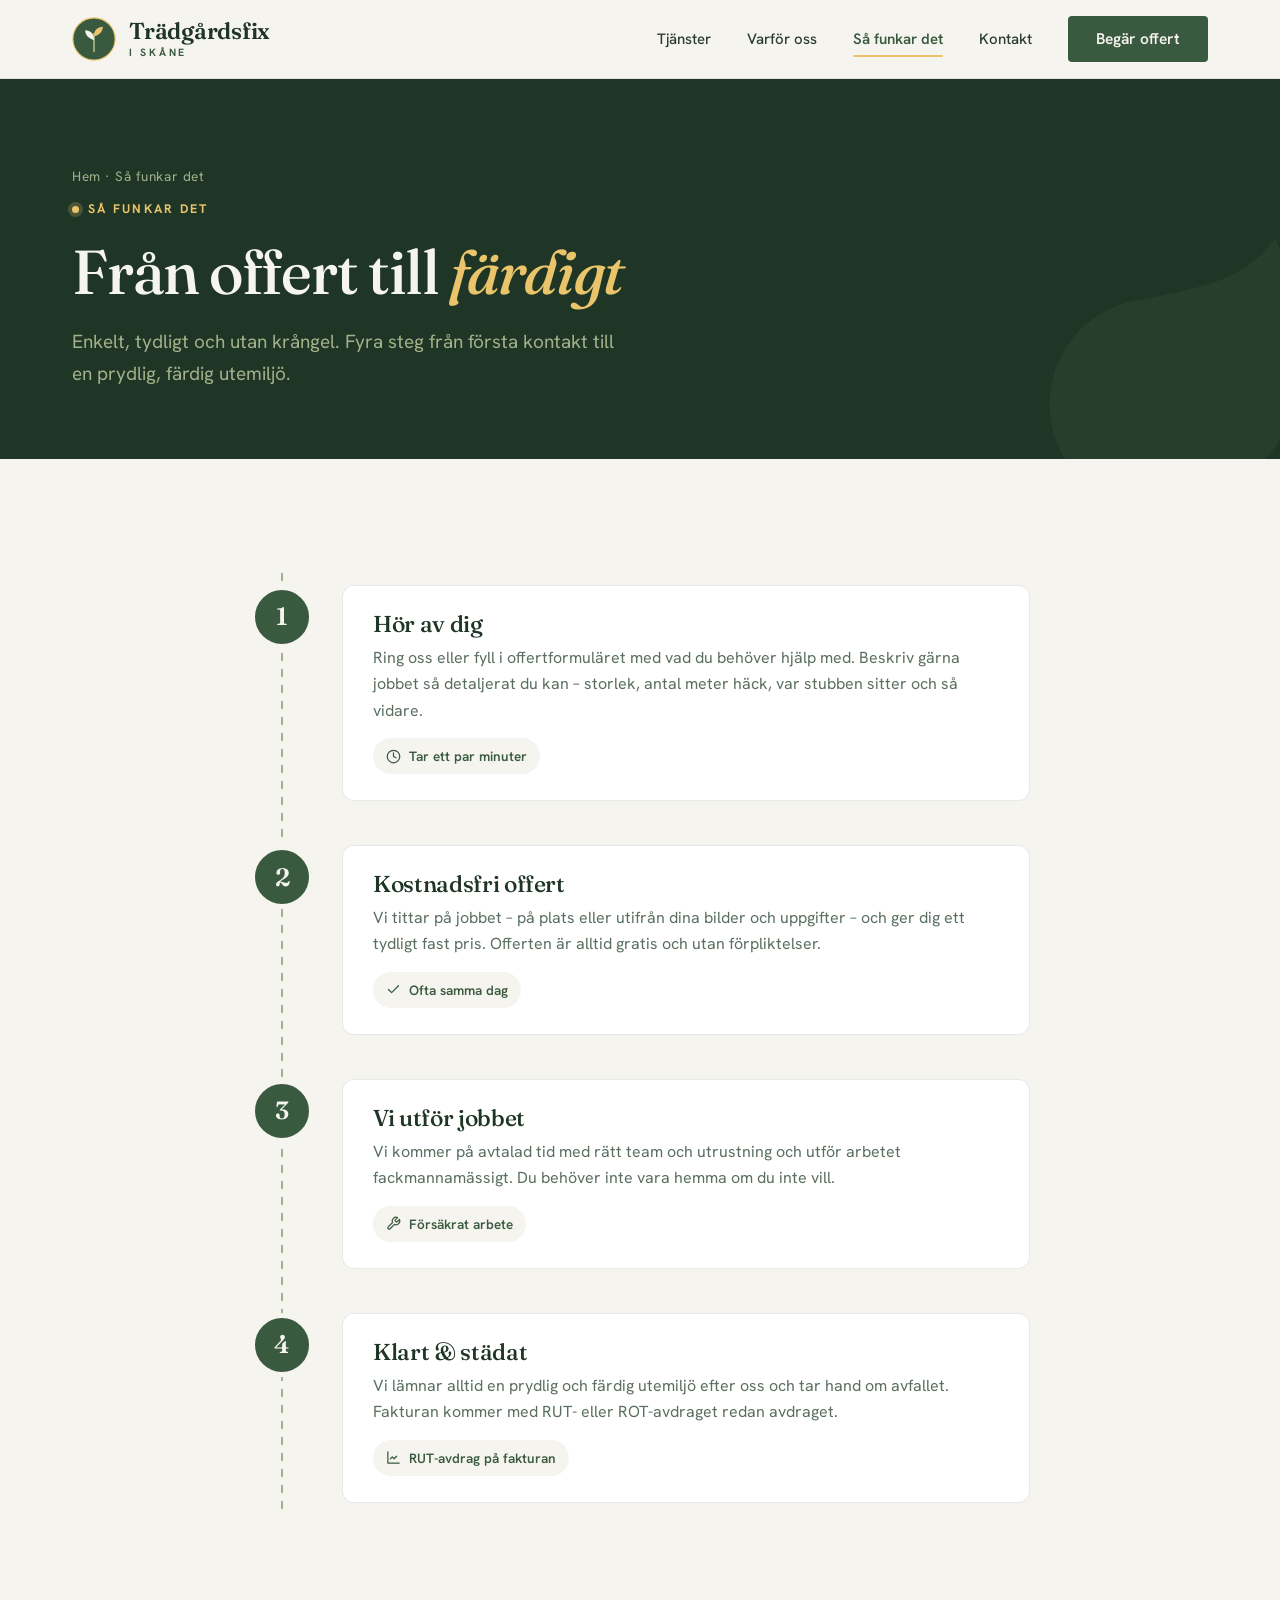
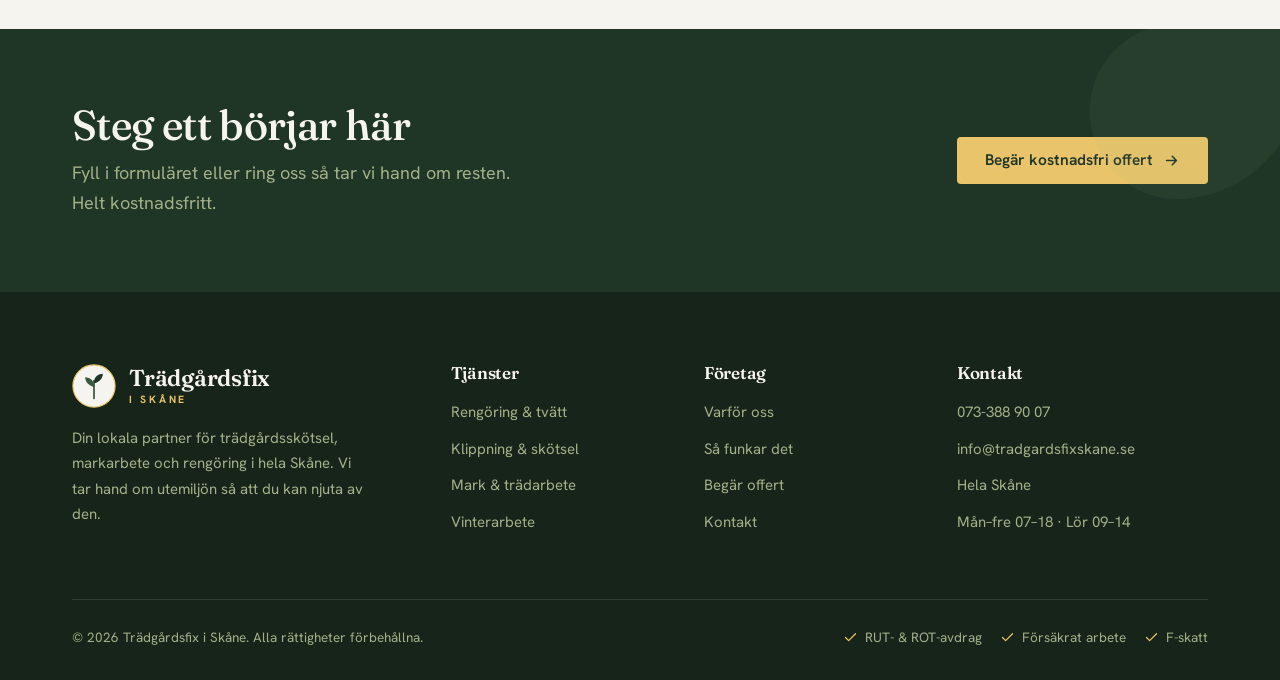
<file: sa-funkar-det.html>
<!DOCTYPE html>
<html lang="sv">
<head>
<meta charset="UTF-8">
<meta name="viewport" content="width=device-width, initial-scale=1.0">
<title>Så funkar det – från offert till färdigt jobb | Trädgårdsfix i Skåne</title>
<meta name="description" content="Fyra enkla steg från kostnadsfri offert till färdig och städad trädgård. Så går det till när du anlitar Trädgårdsfix i Skåne.">
<!-- SEO -->
<link rel="icon" href="favicon.svg" type="image/svg+xml">
<link rel="icon" href="favicon-48.png" sizes="48x48" type="image/png">
<link rel="icon" href="favicon-96.png" sizes="96x96" type="image/png">
<link rel="icon" href="favicon-192.png" sizes="192x192" type="image/png">
<link rel="apple-touch-icon" href="apple-touch-icon.png">
<link rel="canonical" href="https://tradgardsfixskane.se/sa-funkar-det.html">
<meta name="robots" content="index,follow">
<meta name="theme-color" content="#1f3526">
<meta property="og:type" content="website">
<meta property="og:locale" content="sv_SE">
<meta property="og:site_name" content="Trädgårdsfix i Skåne">
<meta property="og:title" content="Så funkar det – från offert till färdigt jobb | Trädgårdsfix i Skåne">
<meta property="og:description" content="Fyra enkla steg från kostnadsfri offert till färdig och städad trädgård. Så går det till när du anlitar Trädgårdsfix i Skåne.">
<meta property="og:url" content="https://tradgardsfixskane.se/sa-funkar-det.html">
<meta property="og:image" content="https://tradgardsfixskane.se/hero-host.png">
<meta name="twitter:card" content="summary_large_image">
<!-- /SEO -->
<link rel="preconnect" href="https://fonts.googleapis.com">
<link rel="preconnect" href="https://fonts.gstatic.com" crossorigin>
<link href="https://fonts.googleapis.com/css2?family=Fraunces:ital,opsz,wght@0,9..144,400;0,9..144,500;0,9..144,600;1,9..144,400;1,9..144,500&family=Hanken+Grotesk:wght@400;500;600;700&display=swap" rel="stylesheet">
<link rel="stylesheet" href="styles.css">
</head>
<body>

<header>
  <div class="wrap">
    <nav>
      <a href="index.html" class="logo" aria-label="Trädgårdsfix i Skåne">
        <svg viewBox="0 0 100 100" aria-hidden="true">
          <circle cx="50" cy="50" r="48" fill="#3a5a40"/>
          <circle cx="50" cy="50" r="48" fill="none" stroke="#e9c46a" stroke-width="2.5"/>
          <path d="M50 78 C50 60 50 48 50 38" stroke="#a3b18a" stroke-width="4" stroke-linecap="round" fill="none"/>
          <path d="M50 52 C40 50 30 42 30 30 C42 30 50 38 50 50 Z" fill="#f6f4ee"/>
          <path d="M50 44 C60 42 70 34 70 22 C58 22 50 30 50 42 Z" fill="#e9c46a"/>
        </svg>
        <span class="logo-word"><span class="lw-main">Trädgårdsfix</span><span class="lw-sub">i Skåne</span></span>
      </a>
      <div class="navlinks" id="nav">
        <a class="lk" href="tjanster.html">Tjänster</a>
        <a class="lk" href="varfor-oss.html">Varför oss</a>
        <a class="lk active" href="sa-funkar-det.html">Så funkar det</a>
        <a class="lk" href="kontakt.html">Kontakt</a>
        <a href="kontakt.html" class="btn">Begär offert</a>
      </div>
      <button class="menu-toggle" id="toggle" aria-label="Öppna meny">
        <svg viewBox="0 0 24 24" fill="none" stroke="currentColor" stroke-width="2" stroke-linecap="round"><path d="M3 6h18M3 12h18M3 18h18"/></svg>
      </button>
    </nav>
  </div>
</header>

<!-- BANNER -->
<section class="banner">
  <svg class="banner-leaf" viewBox="0 0 24 24" fill="currentColor" aria-hidden="true"><path d="M11 20A7 7 0 0 1 9.8 6.1C15.5 5 17 4.48 19 2c1 2 2 4.18 2 8 0 5.5-4.78 10-10 10Z"/></svg>
  <div class="wrap">
    <p class="crumbs"><a href="index.html">Hem</a> · Så funkar det</p>
    <span class="eyebrow">Så funkar det</span>
    <h1>Från offert till <em>färdigt</em></h1>
    <p>Enkelt, tydligt och utan krångel. Fyra steg från första kontakt till en prydlig, färdig utemiljö.</p>
  </div>
</section>

<!-- TIMELINE -->
<section class="sec bg-cream">
  <div class="wrap">
    <div class="tl">
      <div class="tl-item fade">
        <div class="dot">1</div>
        <div class="tl-card">
          <h3>Hör av dig</h3>
          <p>Ring oss eller fyll i offertformuläret med vad du behöver hjälp med. Beskriv gärna jobbet så detaljerat du kan – storlek, antal meter häck, var stubben sitter och så vidare.</p>
          <span class="meta"><svg viewBox="0 0 24 24" fill="none" stroke="currentColor" stroke-width="2" stroke-linecap="round" stroke-linejoin="round"><circle cx="12" cy="12" r="10"/><path d="M12 6v6l4 2"/></svg> Tar ett par minuter</span>
        </div>
      </div>
      <div class="tl-item fade">
        <div class="dot">2</div>
        <div class="tl-card">
          <h3>Kostnadsfri offert</h3>
          <p>Vi tittar på jobbet – på plats eller utifrån dina bilder och uppgifter – och ger dig ett tydligt fast pris. Offerten är alltid gratis och utan förpliktelser.</p>
          <span class="meta"><svg viewBox="0 0 24 24" fill="none" stroke="currentColor" stroke-width="2" stroke-linecap="round" stroke-linejoin="round"><path d="M20 6 9 17l-5-5"/></svg> Ofta samma dag</span>
        </div>
      </div>
      <div class="tl-item fade">
        <div class="dot">3</div>
        <div class="tl-card">
          <h3>Vi utför jobbet</h3>
          <p>Vi kommer på avtalad tid med rätt team och utrustning och utför arbetet fackmannamässigt. Du behöver inte vara hemma om du inte vill.</p>
          <span class="meta"><svg viewBox="0 0 24 24" fill="none" stroke="currentColor" stroke-width="2" stroke-linecap="round" stroke-linejoin="round"><path d="M14.7 6.3a1 1 0 0 0 0 1.4l1.6 1.6a1 1 0 0 0 1.4 0l3.77-3.77a6 6 0 0 1-7.94 7.94l-6.91 6.91a2.12 2.12 0 0 1-3-3l6.91-6.91a6 6 0 0 1 7.94-7.94l-3.76 3.76Z"/></svg> Försäkrat arbete</span>
        </div>
      </div>
      <div class="tl-item fade">
        <div class="dot">4</div>
        <div class="tl-card">
          <h3>Klart &amp; städat</h3>
          <p>Vi lämnar alltid en prydlig och färdig utemiljö efter oss och tar hand om avfallet. Fakturan kommer med RUT- eller ROT-avdraget redan avdraget.</p>
          <span class="meta"><svg viewBox="0 0 24 24" fill="none" stroke="currentColor" stroke-width="2" stroke-linecap="round" stroke-linejoin="round"><path d="M3 3v18h18"/><path d="M7 14l3-3 3 3 4-4"/></svg> RUT-avdrag på fakturan</span>
        </div>
      </div>
    </div>
  </div>
</section>

<!-- CTA BAND -->
<section class="cta-band">
  <svg class="leaf" viewBox="0 0 24 24" fill="currentColor" aria-hidden="true"><path d="M11 20A7 7 0 0 1 9.8 6.1C15.5 5 17 4.48 19 2c1 2 2 4.18 2 8 0 5.5-4.78 10-10 10Z"/></svg>
  <div class="wrap">
    <div>
      <h2>Steg ett börjar här</h2>
      <p>Fyll i formuläret eller ring oss så tar vi hand om resten. Helt kostnadsfritt.</p>
    </div>
    <a href="kontakt.html" class="btn btn-sun">Begär kostnadsfri offert
      <svg viewBox="0 0 24 24" fill="none" stroke="currentColor" stroke-width="2.2" stroke-linecap="round" stroke-linejoin="round"><path d="M5 12h14M13 6l6 6-6 6"/></svg>
    </a>
  </div>
</section>

<!-- FOOTER -->
<footer>
  <div class="wrap">
    <div class="foot-grid">
      <div>
        <div class="logo">
          <svg width="44" height="44" viewBox="0 0 100 100" aria-hidden="true">
            <circle cx="50" cy="50" r="48" fill="#f6f4ee"/>
            <circle cx="50" cy="50" r="48" fill="none" stroke="#e9c46a" stroke-width="2.5"/>
            <path d="M50 78 C50 60 50 48 50 38" stroke="#3a5a40" stroke-width="4" stroke-linecap="round" fill="none"/>
            <path d="M50 52 C40 50 30 42 30 30 C42 30 50 38 50 50 Z" fill="#3a5a40"/>
            <path d="M50 44 C60 42 70 34 70 22 C58 22 50 30 50 42 Z" fill="#1f3526"/>
          </svg>
          <span class="logo-word"><span class="lw-main">Trädgårdsfix</span><span class="lw-sub">i Skåne</span></span>
        </div>
        <p class="foot-about">Din lokala partner för trädgårdsskötsel, markarbete och rengöring i hela Skåne. Vi tar hand om utemiljön så att du kan njuta av den.</p>
      </div>
      <div>
        <h4>Tjänster</h4>
        <ul>
          <li><a href="tjanster.html">Rengöring &amp; tvätt</a></li>
          <li><a href="tjanster.html">Klippning &amp; skötsel</a></li>
          <li><a href="tjanster.html">Mark &amp; trädarbete</a></li>
          <li><a href="tjanster.html">Vinterarbete</a></li>
        </ul>
      </div>
      <div>
        <h4>Företag</h4>
        <ul>
          <li><a href="varfor-oss.html">Varför oss</a></li>
          <li><a href="sa-funkar-det.html">Så funkar det</a></li>
          <li><a href="kontakt.html">Begär offert</a></li>
          <li><a href="kontakt.html">Kontakt</a></li>
        </ul>
      </div>
      <div>
        <h4>Kontakt</h4>
        <ul>
          <li>073-388 90 07</li>
          <li>info@tradgardsfixskane.se</li>
          <li>Hela Skåne</li>
          <li>Mån–fre 07–18 · Lör 09–14</li>
        </ul>
      </div>
    </div>
    <div class="foot-bottom">
      <span>© 2026 Trädgårdsfix i Skåne. Alla rättigheter förbehållna.</span>
      <div class="foot-badges">
        <span><svg viewBox="0 0 24 24" fill="none" stroke="currentColor" stroke-width="2" stroke-linecap="round" stroke-linejoin="round"><path d="M20 6 9 17l-5-5"/></svg> RUT- &amp; ROT-avdrag</span>
        <span><svg viewBox="0 0 24 24" fill="none" stroke="currentColor" stroke-width="2" stroke-linecap="round" stroke-linejoin="round"><path d="M20 6 9 17l-5-5"/></svg> Försäkrat arbete</span>
        <span><svg viewBox="0 0 24 24" fill="none" stroke="currentColor" stroke-width="2" stroke-linecap="round" stroke-linejoin="round"><path d="M20 6 9 17l-5-5"/></svg> F-skatt</span>
      </div>
    </div>
  </div>
</footer>

<script>
  const toggle=document.getElementById('toggle');
  const nav=document.getElementById('nav');
  toggle.addEventListener('click',()=>nav.classList.toggle('open'));
  const io=new IntersectionObserver((e)=>{e.forEach(x=>{if(x.isIntersecting){x.target.classList.add('in');io.unobserve(x.target);}});},{threshold:.12});
  document.querySelectorAll('.fade').forEach(el=>io.observe(el));
</script>

</body>
</html>
</file>
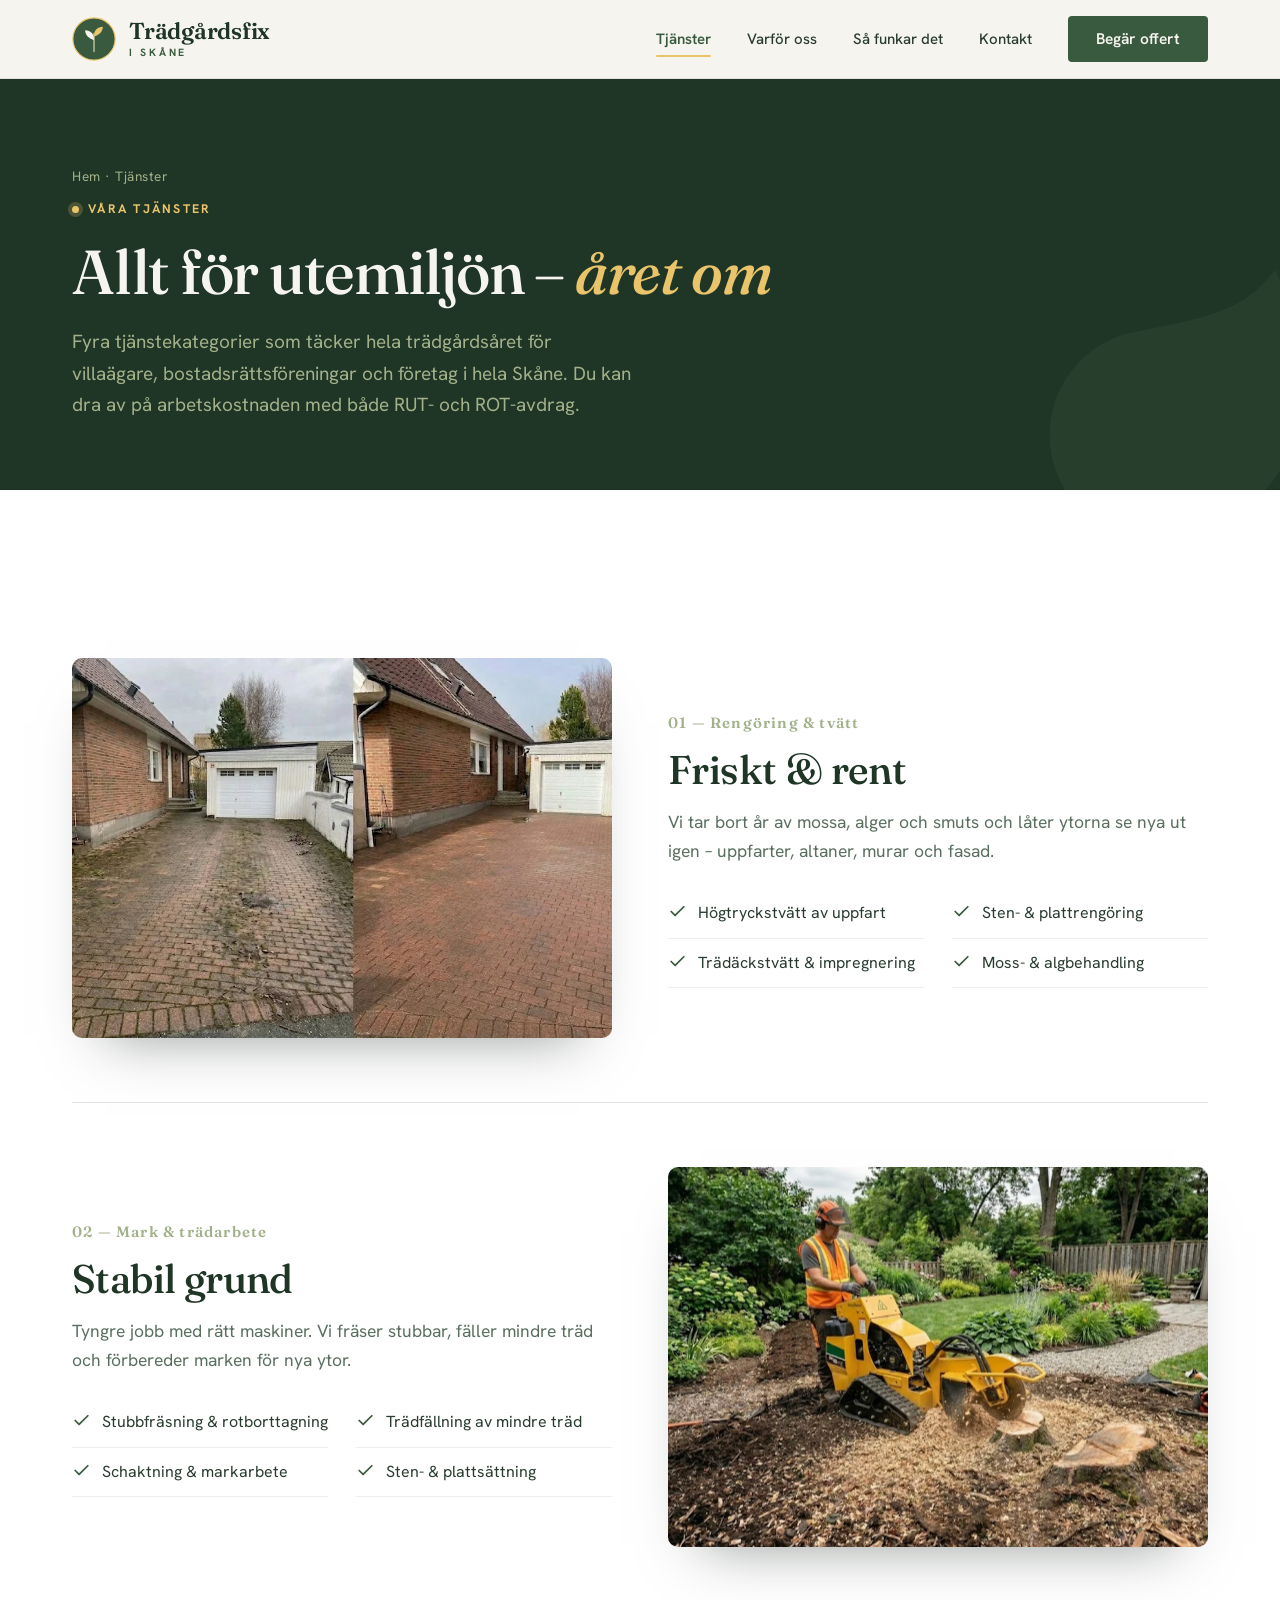
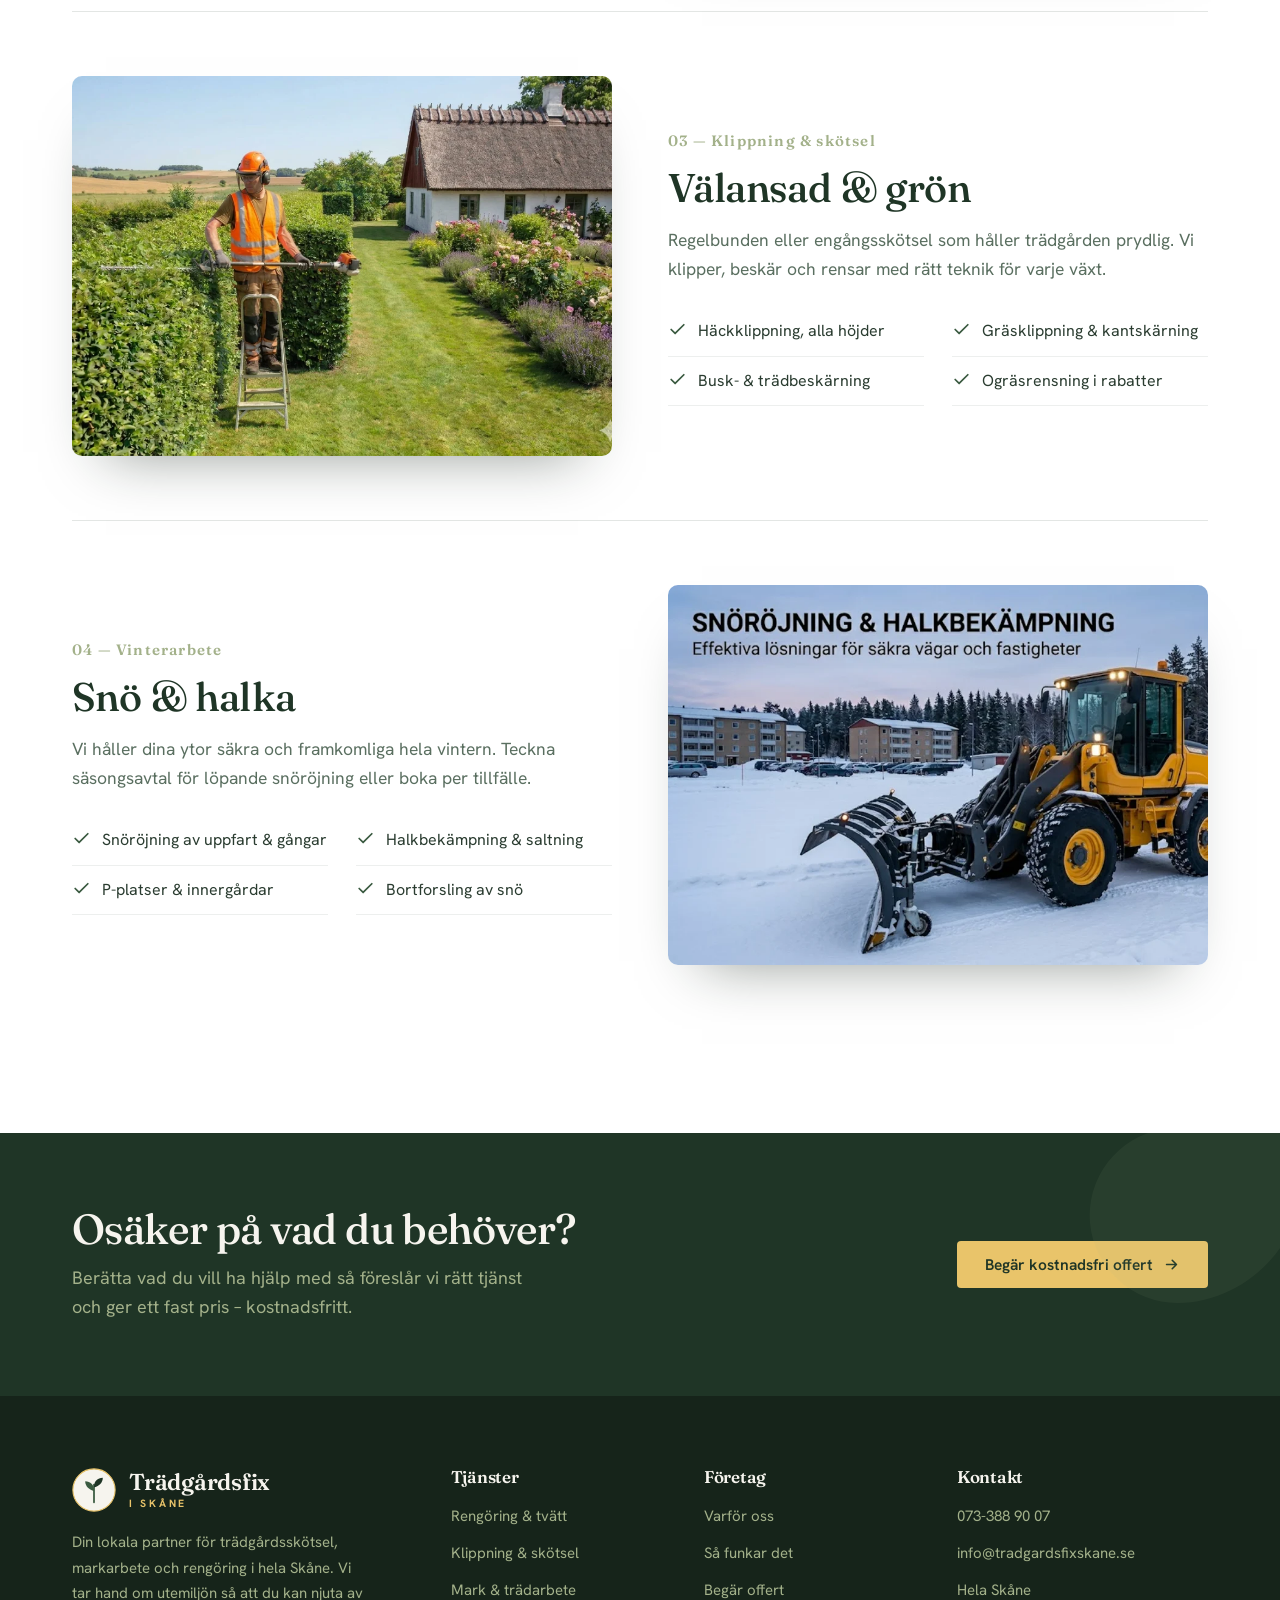
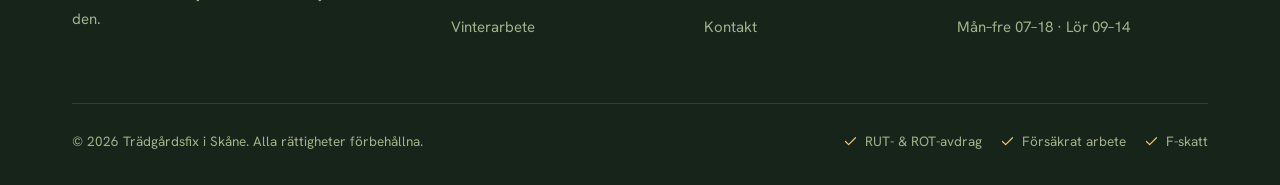
<file: tjanster.html>
<!DOCTYPE html>
<html lang="sv">
<head>
<meta charset="UTF-8">
<meta name="viewport" content="width=device-width, initial-scale=1.0">
<title>Tjänster – trädgårdsskötsel, markarbete & snöröjning i Skåne | Trädgårdsfix</title>
<meta name="description" content="Lövkrattning, häckklippning, stubbfräsning, markarbete, högtryckstvätt och snöröjning i hela Skåne. RUT- och ROT-avdrag. Begär kostnadsfri offert.">
<!-- SEO -->
<link rel="icon" href="favicon.svg" type="image/svg+xml">
<link rel="icon" href="favicon-48.png" sizes="48x48" type="image/png">
<link rel="icon" href="favicon-96.png" sizes="96x96" type="image/png">
<link rel="icon" href="favicon-192.png" sizes="192x192" type="image/png">
<link rel="apple-touch-icon" href="apple-touch-icon.png">
<link rel="canonical" href="https://tradgardsfixskane.se/tjanster.html">
<meta name="robots" content="index,follow">
<meta name="theme-color" content="#1f3526">
<meta property="og:type" content="website">
<meta property="og:locale" content="sv_SE">
<meta property="og:site_name" content="Trädgårdsfix i Skåne">
<meta property="og:title" content="Tjänster – trädgårdsskötsel, markarbete &amp; snöröjning i Skåne | Trädgårdsfix">
<meta property="og:description" content="Lövkrattning, häckklippning, stubbfräsning, markarbete, högtryckstvätt och snöröjning i hela Skåne. RUT- och ROT-avdrag. Begär kostnadsfri offert.">
<meta property="og:url" content="https://tradgardsfixskane.se/tjanster.html">
<meta property="og:image" content="https://tradgardsfixskane.se/hero-host.png">
<meta name="twitter:card" content="summary_large_image">
<!-- /SEO -->
<link rel="preconnect" href="https://fonts.googleapis.com">
<link rel="preconnect" href="https://fonts.gstatic.com" crossorigin>
<link href="https://fonts.googleapis.com/css2?family=Fraunces:ital,opsz,wght@0,9..144,400;0,9..144,500;0,9..144,600;1,9..144,400;1,9..144,500&family=Hanken+Grotesk:wght@400;500;600;700&display=swap" rel="stylesheet">
<link rel="stylesheet" href="styles.css">
</head>
<body>

<header>
  <div class="wrap">
    <nav>
      <a href="index.html" class="logo" aria-label="Trädgårdsfix i Skåne">
        <svg viewBox="0 0 100 100" aria-hidden="true">
          <circle cx="50" cy="50" r="48" fill="#3a5a40"/>
          <circle cx="50" cy="50" r="48" fill="none" stroke="#e9c46a" stroke-width="2.5"/>
          <path d="M50 78 C50 60 50 48 50 38" stroke="#a3b18a" stroke-width="4" stroke-linecap="round" fill="none"/>
          <path d="M50 52 C40 50 30 42 30 30 C42 30 50 38 50 50 Z" fill="#f6f4ee"/>
          <path d="M50 44 C60 42 70 34 70 22 C58 22 50 30 50 42 Z" fill="#e9c46a"/>
        </svg>
        <span class="logo-word"><span class="lw-main">Trädgårdsfix</span><span class="lw-sub">i Skåne</span></span>
      </a>
      <div class="navlinks" id="nav">
        <a class="lk active" href="tjanster.html">Tjänster</a>
        <a class="lk" href="varfor-oss.html">Varför oss</a>
        <a class="lk" href="sa-funkar-det.html">Så funkar det</a>
        <a class="lk" href="kontakt.html">Kontakt</a>
        <a href="kontakt.html" class="btn">Begär offert</a>
      </div>
      <button class="menu-toggle" id="toggle" aria-label="Öppna meny">
        <svg viewBox="0 0 24 24" fill="none" stroke="currentColor" stroke-width="2" stroke-linecap="round"><path d="M3 6h18M3 12h18M3 18h18"/></svg>
      </button>
    </nav>
  </div>
</header>

<!-- BANNER -->
<section class="banner">
  <svg class="banner-leaf" viewBox="0 0 24 24" fill="currentColor" aria-hidden="true"><path d="M11 20A7 7 0 0 1 9.8 6.1C15.5 5 17 4.48 19 2c1 2 2 4.18 2 8 0 5.5-4.78 10-10 10Z"/></svg>
  <div class="wrap">
    <p class="crumbs"><a href="index.html">Hem</a> · Tjänster</p>
    <span class="eyebrow">Våra tjänster</span>
    <h1>Allt för utemiljön – <em>året om</em></h1>
    <p>Fyra tjänstekategorier som täcker hela trädgårdsåret för villaägare, bostadsrättsföreningar och företag i hela Skåne. Du kan dra av på arbetskostnaden med både RUT- och ROT-avdrag.</p>
  </div>
</section>

<!-- DETAILED SERVICES -->
<section class="sec bg-white">
  <div class="wrap">

    <div class="svc-row fade">
      <div class="svc-media">
        <img class="svc-photo" src="rengoring-tvatt.webp" alt="Rengöring och högtryckstvätt">
      </div>
      <div class="svc-body">
        <span class="num">01 — Rengöring &amp; tvätt</span>
        <h2>Friskt &amp; rent</h2>
        <p>Vi tar bort år av mossa, alger och smuts och låter ytorna se nya ut igen – uppfarter, altaner, murar och fasad.</p>
        <ul class="svc-list">
          <li><svg viewBox="0 0 24 24" fill="none" stroke="currentColor" stroke-width="2.2" stroke-linecap="round" stroke-linejoin="round"><path d="M20 6 9 17l-5-5"/></svg> Högtryckstvätt av uppfart</li>
          <li><svg viewBox="0 0 24 24" fill="none" stroke="currentColor" stroke-width="2.2" stroke-linecap="round" stroke-linejoin="round"><path d="M20 6 9 17l-5-5"/></svg> Sten- &amp; plattrengöring</li>
          <li><svg viewBox="0 0 24 24" fill="none" stroke="currentColor" stroke-width="2.2" stroke-linecap="round" stroke-linejoin="round"><path d="M20 6 9 17l-5-5"/></svg> Trädäckstvätt &amp; impregnering</li>
          <li><svg viewBox="0 0 24 24" fill="none" stroke="currentColor" stroke-width="2.2" stroke-linecap="round" stroke-linejoin="round"><path d="M20 6 9 17l-5-5"/></svg> Moss- &amp; algbehandling</li>
        </ul>
      </div>
    </div>

    <div class="svc-row flip fade">
      <div class="svc-media">
        <img class="svc-photo" src="mark-tradarbete.webp" alt="Mark- och trädarbete, stubbfräsning">
      </div>
      <div class="svc-body">
        <span class="num">02 — Mark &amp; trädarbete</span>
        <h2>Stabil grund</h2>
        <p>Tyngre jobb med rätt maskiner. Vi fräser stubbar, fäller mindre träd och förbereder marken för nya ytor.</p>
        <ul class="svc-list">
          <li><svg viewBox="0 0 24 24" fill="none" stroke="currentColor" stroke-width="2.2" stroke-linecap="round" stroke-linejoin="round"><path d="M20 6 9 17l-5-5"/></svg> Stubbfräsning &amp; rotborttagning</li>
          <li><svg viewBox="0 0 24 24" fill="none" stroke="currentColor" stroke-width="2.2" stroke-linecap="round" stroke-linejoin="round"><path d="M20 6 9 17l-5-5"/></svg> Trädfällning av mindre träd</li>
          <li><svg viewBox="0 0 24 24" fill="none" stroke="currentColor" stroke-width="2.2" stroke-linecap="round" stroke-linejoin="round"><path d="M20 6 9 17l-5-5"/></svg> Schaktning &amp; markarbete</li>
          <li><svg viewBox="0 0 24 24" fill="none" stroke="currentColor" stroke-width="2.2" stroke-linecap="round" stroke-linejoin="round"><path d="M20 6 9 17l-5-5"/></svg> Sten- &amp; plattsättning</li>
        </ul>
      </div>
    </div>

    <div class="svc-row fade">
      <div class="svc-media">
        <img class="svc-photo" src="klippning-skotsel.webp" alt="Klippning och trädgårdsskötsel">
      </div>
      <div class="svc-body">
        <span class="num">03 — Klippning &amp; skötsel</span>
        <h2>Välansad &amp; grön</h2>
        <p>Regelbunden eller engångsskötsel som håller trädgården prydlig. Vi klipper, beskär och rensar med rätt teknik för varje växt.</p>
        <ul class="svc-list">
          <li><svg viewBox="0 0 24 24" fill="none" stroke="currentColor" stroke-width="2.2" stroke-linecap="round" stroke-linejoin="round"><path d="M20 6 9 17l-5-5"/></svg> Häckklippning, alla höjder</li>
          <li><svg viewBox="0 0 24 24" fill="none" stroke="currentColor" stroke-width="2.2" stroke-linecap="round" stroke-linejoin="round"><path d="M20 6 9 17l-5-5"/></svg> Gräsklippning &amp; kantskärning</li>
          <li><svg viewBox="0 0 24 24" fill="none" stroke="currentColor" stroke-width="2.2" stroke-linecap="round" stroke-linejoin="round"><path d="M20 6 9 17l-5-5"/></svg> Busk- &amp; trädbeskärning</li>
          <li><svg viewBox="0 0 24 24" fill="none" stroke="currentColor" stroke-width="2.2" stroke-linecap="round" stroke-linejoin="round"><path d="M20 6 9 17l-5-5"/></svg> Ogräsrensning i rabatter</li>
        </ul>
      </div>
    </div>

    <div class="svc-row flip fade">
      <div class="svc-media">
        <img class="svc-photo" style="object-position:left center" src="vinterarbete.webp" alt="Vinterarbete, snöröjning och halkbekämpning">
      </div>
      <div class="svc-body">
        <span class="num">04 — Vinterarbete</span>
        <h2>Snö &amp; halka</h2>
        <p>Vi håller dina ytor säkra och framkomliga hela vintern. Teckna säsongsavtal för löpande snöröjning eller boka per tillfälle.</p>
        <ul class="svc-list">
          <li><svg viewBox="0 0 24 24" fill="none" stroke="currentColor" stroke-width="2.2" stroke-linecap="round" stroke-linejoin="round"><path d="M20 6 9 17l-5-5"/></svg> Snöröjning av uppfart &amp; gångar</li>
          <li><svg viewBox="0 0 24 24" fill="none" stroke="currentColor" stroke-width="2.2" stroke-linecap="round" stroke-linejoin="round"><path d="M20 6 9 17l-5-5"/></svg> Halkbekämpning &amp; saltning</li>
          <li><svg viewBox="0 0 24 24" fill="none" stroke="currentColor" stroke-width="2.2" stroke-linecap="round" stroke-linejoin="round"><path d="M20 6 9 17l-5-5"/></svg> P-platser &amp; innergårdar</li>
          <li><svg viewBox="0 0 24 24" fill="none" stroke="currentColor" stroke-width="2.2" stroke-linecap="round" stroke-linejoin="round"><path d="M20 6 9 17l-5-5"/></svg> Bortforsling av snö</li>
        </ul>
      </div>
    </div>

  </div>
</section>

<!-- CTA BAND -->
<section class="cta-band">
  <svg class="leaf" viewBox="0 0 24 24" fill="currentColor" aria-hidden="true"><path d="M11 20A7 7 0 0 1 9.8 6.1C15.5 5 17 4.48 19 2c1 2 2 4.18 2 8 0 5.5-4.78 10-10 10Z"/></svg>
  <div class="wrap">
    <div>
      <h2>Osäker på vad du behöver?</h2>
      <p>Berätta vad du vill ha hjälp med så föreslår vi rätt tjänst och ger ett fast pris – kostnadsfritt.</p>
    </div>
    <a href="kontakt.html" class="btn btn-sun">Begär kostnadsfri offert
      <svg viewBox="0 0 24 24" fill="none" stroke="currentColor" stroke-width="2.2" stroke-linecap="round" stroke-linejoin="round"><path d="M5 12h14M13 6l6 6-6 6"/></svg>
    </a>
  </div>
</section>

<!-- FOOTER -->
<footer>
  <div class="wrap">
    <div class="foot-grid">
      <div>
        <div class="logo">
          <svg width="44" height="44" viewBox="0 0 100 100" aria-hidden="true">
            <circle cx="50" cy="50" r="48" fill="#f6f4ee"/>
            <circle cx="50" cy="50" r="48" fill="none" stroke="#e9c46a" stroke-width="2.5"/>
            <path d="M50 78 C50 60 50 48 50 38" stroke="#3a5a40" stroke-width="4" stroke-linecap="round" fill="none"/>
            <path d="M50 52 C40 50 30 42 30 30 C42 30 50 38 50 50 Z" fill="#3a5a40"/>
            <path d="M50 44 C60 42 70 34 70 22 C58 22 50 30 50 42 Z" fill="#1f3526"/>
          </svg>
          <span class="logo-word"><span class="lw-main">Trädgårdsfix</span><span class="lw-sub">i Skåne</span></span>
        </div>
        <p class="foot-about">Din lokala partner för trädgårdsskötsel, markarbete och rengöring i hela Skåne. Vi tar hand om utemiljön så att du kan njuta av den.</p>
      </div>
      <div>
        <h4>Tjänster</h4>
        <ul>
          <li><a href="tjanster.html">Rengöring &amp; tvätt</a></li>
          <li><a href="tjanster.html">Klippning &amp; skötsel</a></li>
          <li><a href="tjanster.html">Mark &amp; trädarbete</a></li>
          <li><a href="tjanster.html">Vinterarbete</a></li>
        </ul>
      </div>
      <div>
        <h4>Företag</h4>
        <ul>
          <li><a href="varfor-oss.html">Varför oss</a></li>
          <li><a href="sa-funkar-det.html">Så funkar det</a></li>
          <li><a href="kontakt.html">Begär offert</a></li>
          <li><a href="kontakt.html">Kontakt</a></li>
        </ul>
      </div>
      <div>
        <h4>Kontakt</h4>
        <ul>
          <li>073-388 90 07</li>
          <li>info@tradgardsfixskane.se</li>
          <li>Hela Skåne</li>
          <li>Mån–fre 07–18 · Lör 09–14</li>
        </ul>
      </div>
    </div>
    <div class="foot-bottom">
      <span>© 2026 Trädgårdsfix i Skåne. Alla rättigheter förbehållna.</span>
      <div class="foot-badges">
        <span><svg viewBox="0 0 24 24" fill="none" stroke="currentColor" stroke-width="2" stroke-linecap="round" stroke-linejoin="round"><path d="M20 6 9 17l-5-5"/></svg> RUT- &amp; ROT-avdrag</span>
        <span><svg viewBox="0 0 24 24" fill="none" stroke="currentColor" stroke-width="2" stroke-linecap="round" stroke-linejoin="round"><path d="M20 6 9 17l-5-5"/></svg> Försäkrat arbete</span>
        <span><svg viewBox="0 0 24 24" fill="none" stroke="currentColor" stroke-width="2" stroke-linecap="round" stroke-linejoin="round"><path d="M20 6 9 17l-5-5"/></svg> F-skatt</span>
      </div>
    </div>
  </div>
</footer>

<script>
  const toggle=document.getElementById('toggle');
  const nav=document.getElementById('nav');
  toggle.addEventListener('click',()=>nav.classList.toggle('open'));
  const io=new IntersectionObserver((e)=>{e.forEach(x=>{if(x.isIntersecting){x.target.classList.add('in');io.unobserve(x.target);}});},{threshold:.12});
  document.querySelectorAll('.fade').forEach(el=>io.observe(el));
</script>

</body>
</html>
</file>
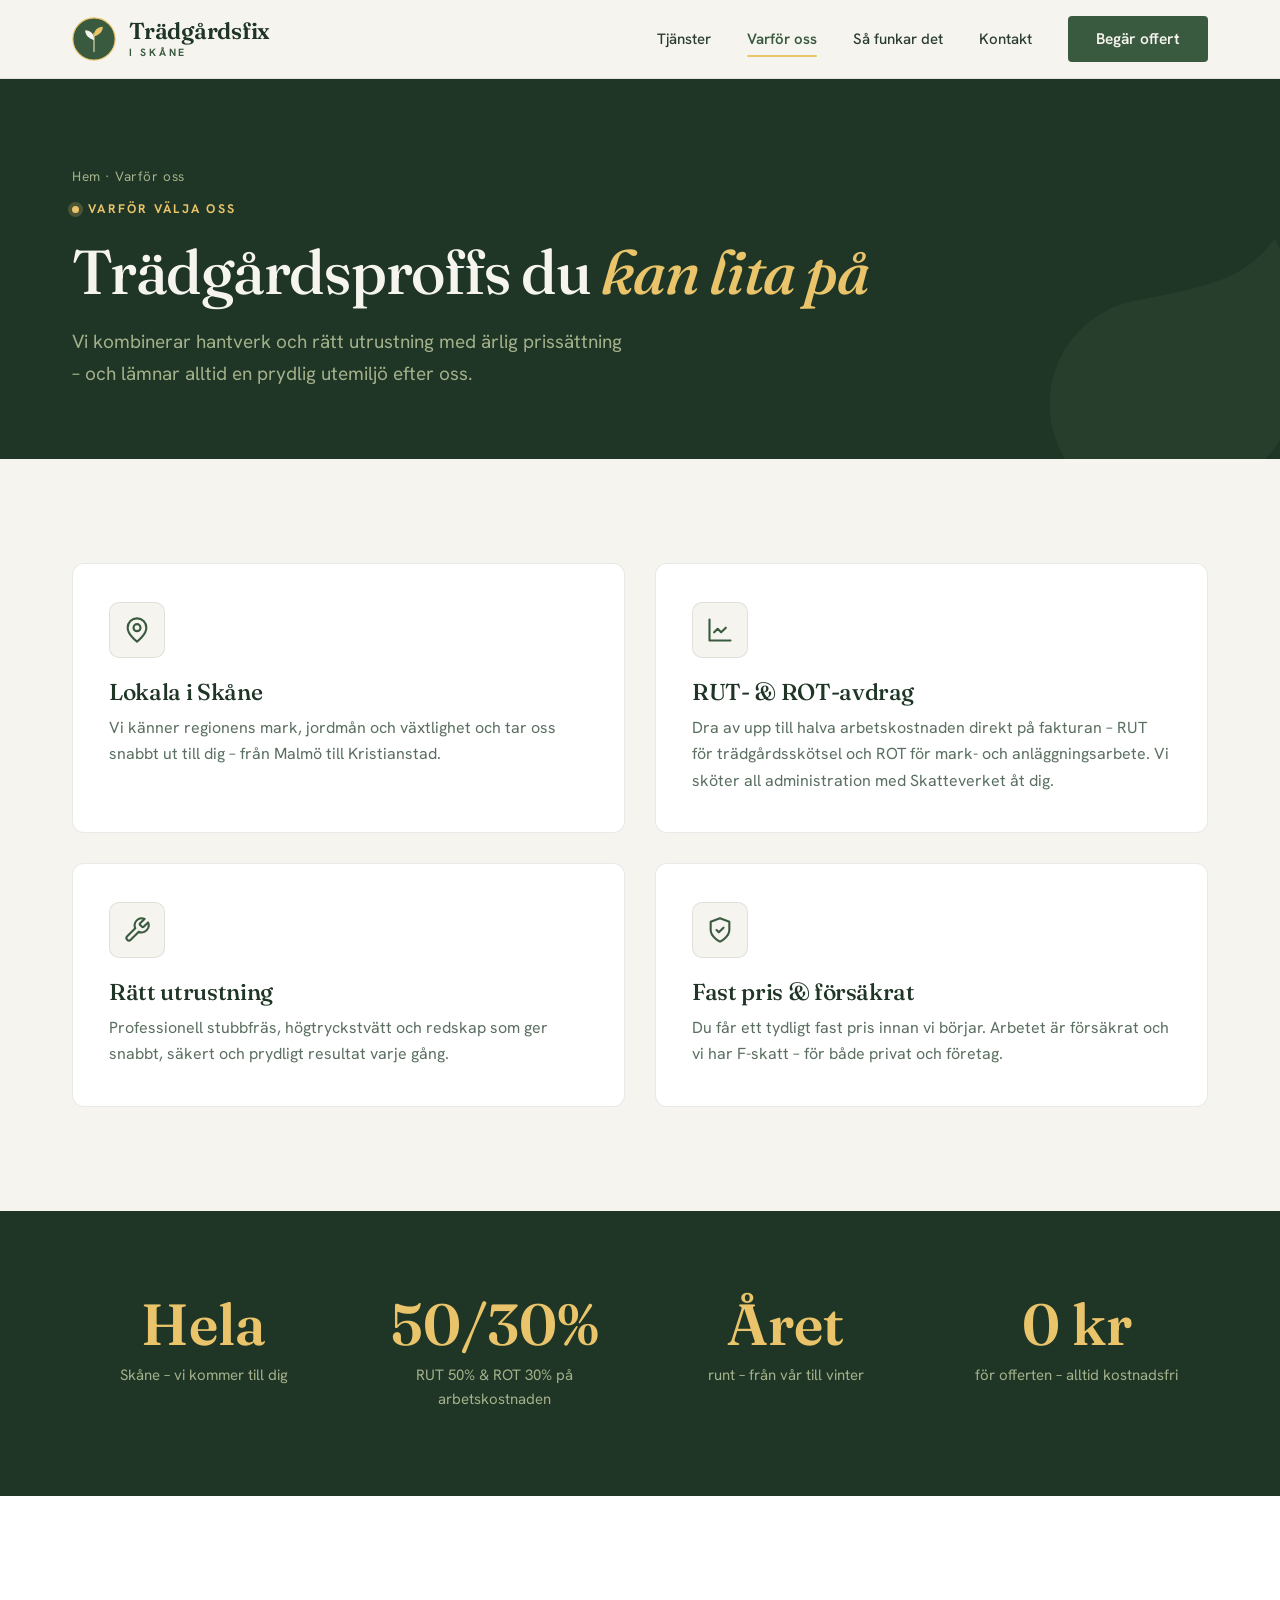
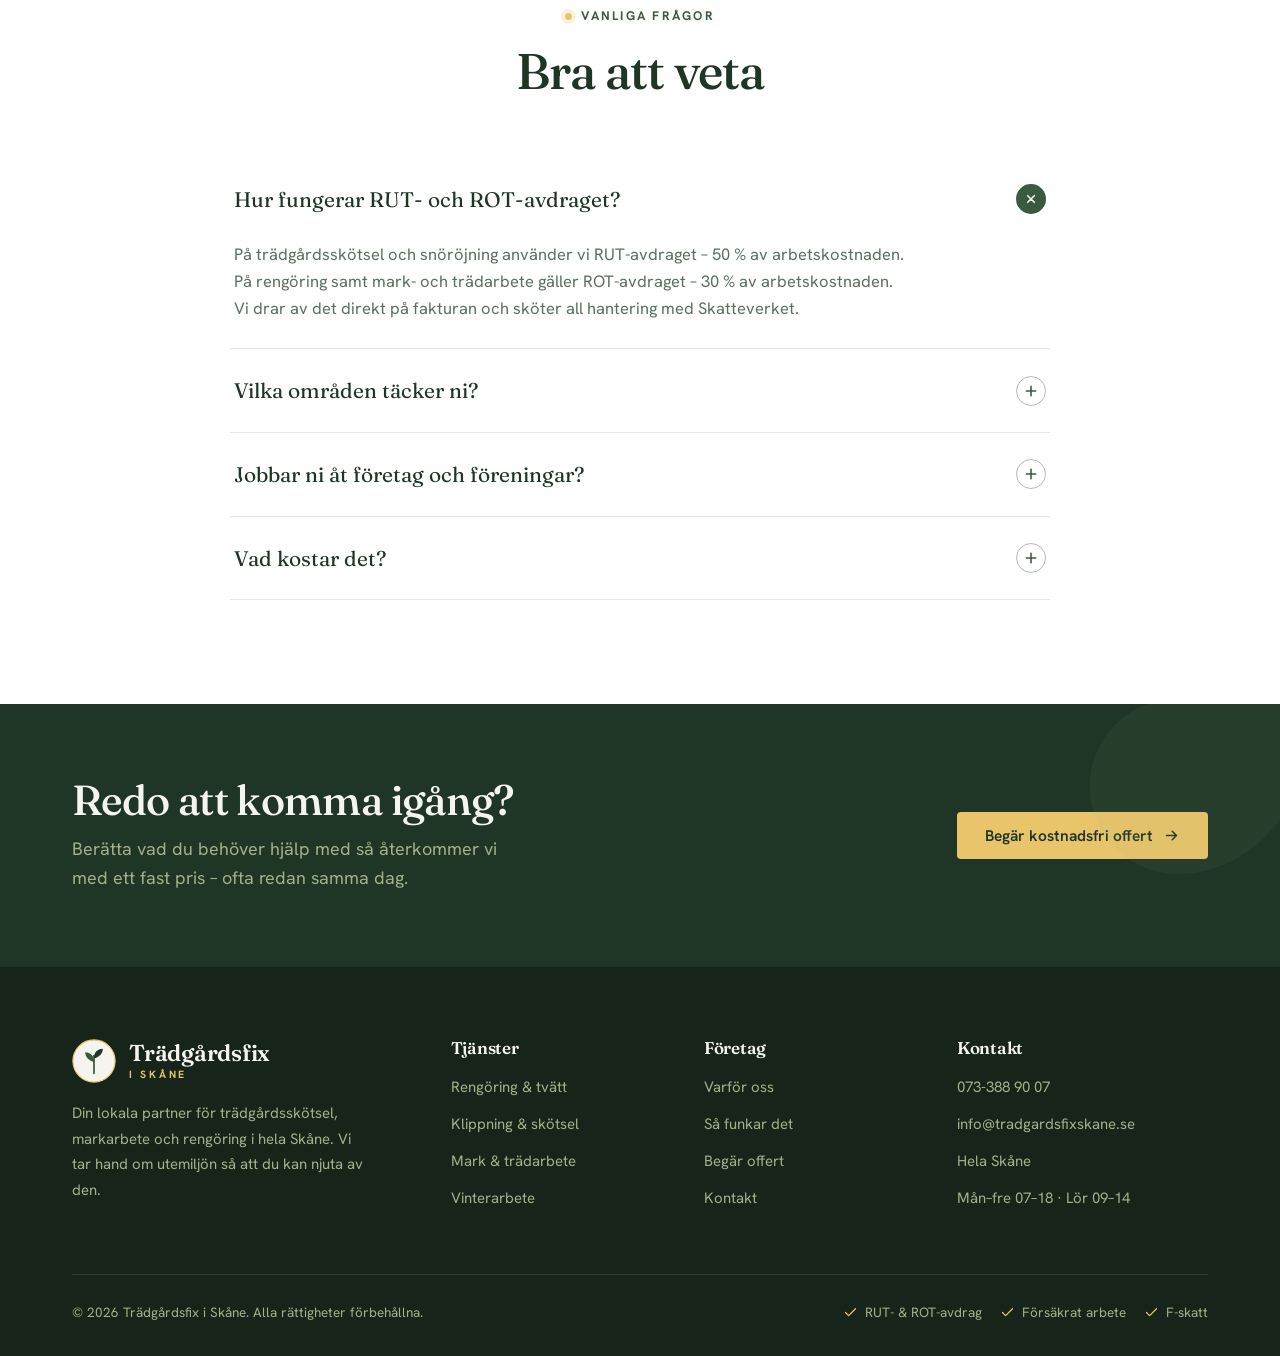
<file: varfor-oss.html>
<!DOCTYPE html>
<html lang="sv">
<head>
<meta charset="UTF-8">
<meta name="viewport" content="width=device-width, initial-scale=1.0">
<title>Varför välja oss – lokala trädgårdsproffs i Skåne | Trädgårdsfix</title>
<meta name="description" content="Lokala trädgårdsproffs i hela Skåne med fast pris, rätt utrustning, försäkrat arbete och RUT-/ROT-avdrag direkt på fakturan. För privat och företag.">
<!-- SEO -->
<link rel="icon" href="favicon.svg" type="image/svg+xml">
<link rel="icon" href="favicon-48.png" sizes="48x48" type="image/png">
<link rel="icon" href="favicon-96.png" sizes="96x96" type="image/png">
<link rel="icon" href="favicon-192.png" sizes="192x192" type="image/png">
<link rel="apple-touch-icon" href="apple-touch-icon.png">
<link rel="canonical" href="https://tradgardsfixskane.se/varfor-oss.html">
<meta name="robots" content="index,follow">
<meta name="theme-color" content="#1f3526">
<meta property="og:type" content="website">
<meta property="og:locale" content="sv_SE">
<meta property="og:site_name" content="Trädgårdsfix i Skåne">
<meta property="og:title" content="Varför välja oss – lokala trädgårdsproffs i Skåne | Trädgårdsfix">
<meta property="og:description" content="Lokala trädgårdsproffs i hela Skåne med fast pris, rätt utrustning, försäkrat arbete och RUT-/ROT-avdrag direkt på fakturan. För privat och företag.">
<meta property="og:url" content="https://tradgardsfixskane.se/varfor-oss.html">
<meta property="og:image" content="https://tradgardsfixskane.se/hero-host.png">
<meta name="twitter:card" content="summary_large_image">
<script type="application/ld+json">{"@context":"https://schema.org","@type":"FAQPage","mainEntity":[{"@type":"Question","name":"Hur fungerar RUT- och ROT-avdraget?","acceptedAnswer":{"@type":"Answer","text":"På trädgårdsskötsel och snöröjning använder vi RUT-avdraget – 50 % av arbetskostnaden. På rengöring samt mark- och trädarbete gäller ROT-avdraget – 30 % av arbetskostnaden. Vi drar av det direkt på fakturan och sköter all hantering med Skatteverket."}},{"@type":"Question","name":"Vilka områden täcker ni?","acceptedAnswer":{"@type":"Answer","text":"Vi arbetar i hela Skåne – bland annat Malmö, Lund, Helsingborg, Kristianstad, Hässleholm, Ystad och Trelleborg. Hör av dig så berättar vi om vi kan komma till just din adress."}},{"@type":"Question","name":"Jobbar ni åt företag och föreningar?","acceptedAnswer":{"@type":"Answer","text":"Ja. Vi sköter utemiljön åt bostadsrättsföreningar, fastighetsägare och företag – med löpande avtal eller enstaka uppdrag. Vi fakturerar med F-skatt."}},{"@type":"Question","name":"Vad kostar det?","acceptedAnswer":{"@type":"Answer","text":"Det beror på jobbets omfattning. Du får alltid en kostnadsfri offert med fast pris innan vi börjar, så det aldrig blir några överraskningar."}}]}</script>
<!-- /SEO -->
<link rel="preconnect" href="https://fonts.googleapis.com">
<link rel="preconnect" href="https://fonts.gstatic.com" crossorigin>
<link href="https://fonts.googleapis.com/css2?family=Fraunces:ital,opsz,wght@0,9..144,400;0,9..144,500;0,9..144,600;1,9..144,400;1,9..144,500&family=Hanken+Grotesk:wght@400;500;600;700&display=swap" rel="stylesheet">
<link rel="stylesheet" href="styles.css">
</head>
<body>

<header>
  <div class="wrap">
    <nav>
      <a href="index.html" class="logo" aria-label="Trädgårdsfix i Skåne">
        <svg viewBox="0 0 100 100" aria-hidden="true">
          <circle cx="50" cy="50" r="48" fill="#3a5a40"/>
          <circle cx="50" cy="50" r="48" fill="none" stroke="#e9c46a" stroke-width="2.5"/>
          <path d="M50 78 C50 60 50 48 50 38" stroke="#a3b18a" stroke-width="4" stroke-linecap="round" fill="none"/>
          <path d="M50 52 C40 50 30 42 30 30 C42 30 50 38 50 50 Z" fill="#f6f4ee"/>
          <path d="M50 44 C60 42 70 34 70 22 C58 22 50 30 50 42 Z" fill="#e9c46a"/>
        </svg>
        <span class="logo-word"><span class="lw-main">Trädgårdsfix</span><span class="lw-sub">i Skåne</span></span>
      </a>
      <div class="navlinks" id="nav">
        <a class="lk" href="tjanster.html">Tjänster</a>
        <a class="lk active" href="varfor-oss.html">Varför oss</a>
        <a class="lk" href="sa-funkar-det.html">Så funkar det</a>
        <a class="lk" href="kontakt.html">Kontakt</a>
        <a href="kontakt.html" class="btn">Begär offert</a>
      </div>
      <button class="menu-toggle" id="toggle" aria-label="Öppna meny">
        <svg viewBox="0 0 24 24" fill="none" stroke="currentColor" stroke-width="2" stroke-linecap="round"><path d="M3 6h18M3 12h18M3 18h18"/></svg>
      </button>
    </nav>
  </div>
</header>

<!-- BANNER -->
<section class="banner">
  <svg class="banner-leaf" viewBox="0 0 24 24" fill="currentColor" aria-hidden="true"><path d="M11 20A7 7 0 0 1 9.8 6.1C15.5 5 17 4.48 19 2c1 2 2 4.18 2 8 0 5.5-4.78 10-10 10Z"/></svg>
  <div class="wrap">
    <p class="crumbs"><a href="index.html">Hem</a> · Varför oss</p>
    <span class="eyebrow">Varför välja oss</span>
    <h1>Trädgårdsproffs du <em>kan lita på</em></h1>
    <p>Vi kombinerar hantverk och rätt utrustning med ärlig prissättning – och lämnar alltid en prydlig utemiljö efter oss.</p>
  </div>
</section>

<!-- REASONS -->
<section class="sec bg-cream">
  <div class="wrap">
    <div class="reasons">
      <div class="reason fade">
        <div class="ic"><svg viewBox="0 0 24 24" fill="none" stroke="currentColor" stroke-width="1.8" stroke-linecap="round" stroke-linejoin="round"><path d="M20 10c0 6-8 12-8 12s-8-6-8-12a8 8 0 0 1 16 0Z"/><circle cx="12" cy="10" r="3"/></svg></div>
        <h3>Lokala i Skåne</h3>
        <p>Vi känner regionens mark, jordmån och växtlighet och tar oss snabbt ut till dig – från Malmö till Kristianstad.</p>
      </div>
      <div class="reason fade">
        <div class="ic"><svg viewBox="0 0 24 24" fill="none" stroke="currentColor" stroke-width="1.8" stroke-linecap="round" stroke-linejoin="round"><path d="M3 3v18h18"/><path d="M7 14l3-3 3 3 4-4"/></svg></div>
        <h3>RUT- &amp; ROT-avdrag</h3>
        <p>Dra av upp till halva arbetskostnaden direkt på fakturan – RUT för trädgårdsskötsel och ROT för mark- och anläggningsarbete. Vi sköter all administration med Skatteverket åt dig.</p>
      </div>
      <div class="reason fade">
        <div class="ic"><svg viewBox="0 0 24 24" fill="none" stroke="currentColor" stroke-width="1.8" stroke-linecap="round" stroke-linejoin="round"><path d="M14.7 6.3a1 1 0 0 0 0 1.4l1.6 1.6a1 1 0 0 0 1.4 0l3.77-3.77a6 6 0 0 1-7.94 7.94l-6.91 6.91a2.12 2.12 0 0 1-3-3l6.91-6.91a6 6 0 0 1 7.94-7.94l-3.76 3.76Z"/></svg></div>
        <h3>Rätt utrustning</h3>
        <p>Professionell stubbfräs, högtryckstvätt och redskap som ger snabbt, säkert och prydligt resultat varje gång.</p>
      </div>
      <div class="reason fade">
        <div class="ic"><svg viewBox="0 0 24 24" fill="none" stroke="currentColor" stroke-width="1.8" stroke-linecap="round" stroke-linejoin="round"><path d="M12 22s8-4 8-10V5l-8-3-8 3v7c0 6 8 10 8 10Z"/><path d="m9 12 2 2 4-4"/></svg></div>
        <h3>Fast pris &amp; försäkrat</h3>
        <p>Du får ett tydligt fast pris innan vi börjar. Arbetet är försäkrat och vi har F-skatt – för både privat och företag.</p>
      </div>
    </div>
  </div>
</section>

<!-- STATS -->
<section class="sec tight bg-forest why-wrap">
  <div class="wrap">
    <div class="stats">
      <div class="stat fade"><div class="big">Hela</div><div class="lbl">Skåne – vi kommer till dig</div></div>
      <div class="stat fade"><div class="big">50/30%</div><div class="lbl">RUT 50% &amp; ROT 30% på arbetskostnaden</div></div>
      <div class="stat fade"><div class="big">Året</div><div class="lbl">runt – från vår till vinter</div></div>
      <div class="stat fade"><div class="big">0&nbsp;kr</div><div class="lbl">för offerten – alltid kostnadsfri</div></div>
    </div>
  </div>
</section>

<!-- FAQ -->
<section class="sec bg-white">
  <div class="wrap">
    <div class="sec-head center fade">
      <span class="eyebrow">Vanliga frågor</span>
      <h2>Bra att veta</h2>
    </div>
    <div class="faq fade">
      <details open>
        <summary>Hur fungerar RUT- och ROT-avdraget?<span class="pm"><svg viewBox="0 0 24 24" fill="none" stroke="currentColor" stroke-width="2.4" stroke-linecap="round"><path d="M12 5v14M5 12h14"/></svg></span></summary>
        <p class="ans">På trädgårdsskötsel och snöröjning använder vi RUT-avdraget – 50 % av arbetskostnaden. På rengöring samt mark- och trädarbete gäller ROT-avdraget – 30 % av arbetskostnaden. Vi drar av det direkt på fakturan och sköter all hantering med Skatteverket.</p>
      </details>
      <details>
        <summary>Vilka områden täcker ni?<span class="pm"><svg viewBox="0 0 24 24" fill="none" stroke="currentColor" stroke-width="2.4" stroke-linecap="round"><path d="M12 5v14M5 12h14"/></svg></span></summary>
        <p class="ans">Vi arbetar i hela Skåne – bland annat Malmö, Lund, Helsingborg, Kristianstad, Hässleholm, Ystad och Trelleborg. Hör av dig så berättar vi om vi kan komma till just din adress.</p>
      </details>
      <details>
        <summary>Jobbar ni åt företag och föreningar?<span class="pm"><svg viewBox="0 0 24 24" fill="none" stroke="currentColor" stroke-width="2.4" stroke-linecap="round"><path d="M12 5v14M5 12h14"/></svg></span></summary>
        <p class="ans">Ja. Vi sköter utemiljön åt bostadsrättsföreningar, fastighetsägare och företag – med löpande avtal eller enstaka uppdrag. Vi fakturerar med F-skatt.</p>
      </details>
      <details>
        <summary>Vad kostar det?<span class="pm"><svg viewBox="0 0 24 24" fill="none" stroke="currentColor" stroke-width="2.4" stroke-linecap="round"><path d="M12 5v14M5 12h14"/></svg></span></summary>
        <p class="ans">Det beror på jobbets omfattning. Du får alltid en kostnadsfri offert med fast pris innan vi börjar, så det aldrig blir några överraskningar.</p>
      </details>
    </div>
  </div>
</section>

<!-- CTA BAND -->
<section class="cta-band">
  <svg class="leaf" viewBox="0 0 24 24" fill="currentColor" aria-hidden="true"><path d="M11 20A7 7 0 0 1 9.8 6.1C15.5 5 17 4.48 19 2c1 2 2 4.18 2 8 0 5.5-4.78 10-10 10Z"/></svg>
  <div class="wrap">
    <div>
      <h2>Redo att komma igång?</h2>
      <p>Berätta vad du behöver hjälp med så återkommer vi med ett fast pris – ofta redan samma dag.</p>
    </div>
    <a href="kontakt.html" class="btn btn-sun">Begär kostnadsfri offert
      <svg viewBox="0 0 24 24" fill="none" stroke="currentColor" stroke-width="2.2" stroke-linecap="round" stroke-linejoin="round"><path d="M5 12h14M13 6l6 6-6 6"/></svg>
    </a>
  </div>
</section>

<!-- FOOTER -->
<footer>
  <div class="wrap">
    <div class="foot-grid">
      <div>
        <div class="logo">
          <svg width="44" height="44" viewBox="0 0 100 100" aria-hidden="true">
            <circle cx="50" cy="50" r="48" fill="#f6f4ee"/>
            <circle cx="50" cy="50" r="48" fill="none" stroke="#e9c46a" stroke-width="2.5"/>
            <path d="M50 78 C50 60 50 48 50 38" stroke="#3a5a40" stroke-width="4" stroke-linecap="round" fill="none"/>
            <path d="M50 52 C40 50 30 42 30 30 C42 30 50 38 50 50 Z" fill="#3a5a40"/>
            <path d="M50 44 C60 42 70 34 70 22 C58 22 50 30 50 42 Z" fill="#1f3526"/>
          </svg>
          <span class="logo-word"><span class="lw-main">Trädgårdsfix</span><span class="lw-sub">i Skåne</span></span>
        </div>
        <p class="foot-about">Din lokala partner för trädgårdsskötsel, markarbete och rengöring i hela Skåne. Vi tar hand om utemiljön så att du kan njuta av den.</p>
      </div>
      <div>
        <h4>Tjänster</h4>
        <ul>
          <li><a href="tjanster.html">Rengöring &amp; tvätt</a></li>
          <li><a href="tjanster.html">Klippning &amp; skötsel</a></li>
          <li><a href="tjanster.html">Mark &amp; trädarbete</a></li>
          <li><a href="tjanster.html">Vinterarbete</a></li>
        </ul>
      </div>
      <div>
        <h4>Företag</h4>
        <ul>
          <li><a href="varfor-oss.html">Varför oss</a></li>
          <li><a href="sa-funkar-det.html">Så funkar det</a></li>
          <li><a href="kontakt.html">Begär offert</a></li>
          <li><a href="kontakt.html">Kontakt</a></li>
        </ul>
      </div>
      <div>
        <h4>Kontakt</h4>
        <ul>
          <li>073-388 90 07</li>
          <li>info@tradgardsfixskane.se</li>
          <li>Hela Skåne</li>
          <li>Mån–fre 07–18 · Lör 09–14</li>
        </ul>
      </div>
    </div>
    <div class="foot-bottom">
      <span>© 2026 Trädgårdsfix i Skåne. Alla rättigheter förbehållna.</span>
      <div class="foot-badges">
        <span><svg viewBox="0 0 24 24" fill="none" stroke="currentColor" stroke-width="2" stroke-linecap="round" stroke-linejoin="round"><path d="M20 6 9 17l-5-5"/></svg> RUT- &amp; ROT-avdrag</span>
        <span><svg viewBox="0 0 24 24" fill="none" stroke="currentColor" stroke-width="2" stroke-linecap="round" stroke-linejoin="round"><path d="M20 6 9 17l-5-5"/></svg> Försäkrat arbete</span>
        <span><svg viewBox="0 0 24 24" fill="none" stroke="currentColor" stroke-width="2" stroke-linecap="round" stroke-linejoin="round"><path d="M20 6 9 17l-5-5"/></svg> F-skatt</span>
      </div>
    </div>
  </div>
</footer>

<script>
  const toggle=document.getElementById('toggle');
  const nav=document.getElementById('nav');
  toggle.addEventListener('click',()=>nav.classList.toggle('open'));
  const io=new IntersectionObserver((e)=>{e.forEach(x=>{if(x.isIntersecting){x.target.classList.add('in');io.unobserve(x.target);}});},{threshold:.12});
  document.querySelectorAll('.fade').forEach(el=>io.observe(el));
</script>

</body>
</html>
</file>
<file: styles.css>
:root{
  --moss:#3a5a40;
  --forest:#1f3526;
  --deep:#16241a;
  --sage:#a3b18a;
  --pale:#dad7cd;
  --cream:#f6f4ee;
  --bark:#6b4f3a;
  --sun:#e9c46a;
  --sun-deep:#caa44a;
  --white:#ffffff;
  --ink:#2a3c30;
  --muted:#5a6f60;
  --display:'Fraunces',Georgia,serif;
  --body:'Hanken Grotesk',system-ui,sans-serif;
}
*{margin:0;padding:0;box-sizing:border-box}
html{scroll-behavior:smooth}
body{font-family:var(--body);color:var(--ink);background:var(--cream);line-height:1.65;font-size:17px;overflow-x:hidden}
h1,h2,h3,h4{font-family:var(--display);font-weight:500;line-height:1.08;letter-spacing:-0.015em;color:var(--forest)}
a{color:inherit;text-decoration:none}
img{display:block;max-width:100%}
.wrap{max-width:1200px;margin:0 auto;padding:0 32px}

/* ── label / eyebrow ── */
.eyebrow{display:inline-flex;align-items:center;gap:9px;font-family:var(--body);font-weight:700;font-size:12.5px;letter-spacing:.18em;text-transform:uppercase;color:var(--moss)}
.eyebrow::before{content:"";width:7px;height:7px;border-radius:50%;background:var(--sun);box-shadow:0 0 0 4px rgba(233,196,106,.22)}

/* ── buttons ── */
.btn{display:inline-flex;align-items:center;gap:10px;background:var(--moss);color:var(--cream);padding:15px 28px;border-radius:4px;font-weight:600;font-size:15.5px;font-family:var(--body);transition:transform .18s,background .18s,box-shadow .18s;border:none;cursor:pointer;line-height:1}
.btn:hover{background:var(--forest);transform:translateY(-2px);box-shadow:0 14px 28px -16px rgba(31,53,38,.7)}
.btn svg{width:17px;height:17px}
.btn-out{background:transparent;border:1.5px solid rgba(58,90,64,.4);color:var(--moss)}
.btn-out:hover{background:rgba(58,90,64,.06);border-color:var(--moss);box-shadow:none}
.btn-sun{background:var(--sun);color:var(--forest)}
.btn-sun:hover{background:var(--sun-deep);color:var(--forest)}
.btn-light{background:var(--cream);color:var(--forest)}
.btn-light:hover{background:var(--white);color:var(--forest)}

/* ══ NAV ══ */
header{position:sticky;top:0;z-index:100;background:rgba(246,244,238,.82);backdrop-filter:blur(14px);border-bottom:1px solid rgba(31,53,38,.09)}
nav{display:flex;align-items:center;justify-content:space-between;height:78px}
.logo{display:flex;align-items:center;gap:13px}
.logo svg{width:44px;height:44px;flex:0 0 auto}
.logo-word{display:flex;flex-direction:column;line-height:1}
.lw-main{font-family:var(--display);font-size:23px;font-weight:600;letter-spacing:-.01em;color:var(--forest)}
.lw-sub{font-family:var(--body);font-size:10.5px;font-weight:700;letter-spacing:.26em;text-transform:uppercase;color:var(--moss);margin-top:4px}
.navlinks{display:flex;gap:36px;align-items:center}
.navlinks a.lk{font-weight:500;font-size:15px;color:var(--ink);transition:color .2s;position:relative;white-space:nowrap}
.navlinks a.lk:hover{color:var(--moss)}
.navlinks a.lk.active{color:var(--moss);font-weight:600}
.navlinks a.lk.active::after{content:"";position:absolute;left:0;right:0;bottom:-6px;height:2px;background:var(--sun);border-radius:2px}
.menu-toggle{display:none;background:none;border:none;cursor:pointer;color:var(--forest)}
.menu-toggle svg{width:28px;height:28px}

/* ══ HERO (start) ══ */
.hero{position:relative;padding:78px 0 96px}
.hero-grid{display:grid;grid-template-columns:1.04fr .96fr;gap:60px;align-items:center}
.hero h1{font-size:clamp(42px,5.4vw,72px);margin:22px 0 0;letter-spacing:-0.025em}
.hero h1 em{font-style:italic;font-weight:500;color:var(--moss)}
.hero p.lead{font-size:19.5px;color:var(--muted);max-width:500px;margin:24px 0 36px}
.hero-cta{display:flex;gap:14px;flex-wrap:wrap}
.trust{display:flex;gap:26px;margin-top:34px;flex-wrap:wrap}
.trust span{display:inline-flex;align-items:center;gap:9px;font-size:14.5px;font-weight:600;color:var(--moss)}
.trust svg{width:19px;height:19px;flex:0 0 auto}

.hero-visual{position:relative}
.hero-visual .frame{position:relative;border-radius:8px;overflow:hidden;box-shadow:0 40px 70px -36px rgba(22,36,26,.55)}
.hero-visual image-slot{width:100%;height:560px;display:block}
.hero-visual .leafmark{position:absolute;top:-22px;left:-22px;width:78px;height:78px;background:var(--cream);border-radius:50%;display:flex;align-items:center;justify-content:center;box-shadow:0 14px 30px -14px rgba(22,36,26,.5);z-index:3}
.hero-visual .leafmark svg{width:62px;height:62px}
.rut-card{position:absolute;bottom:24px;left:24px;right:24px;background:rgba(246,244,238,.96);backdrop-filter:blur(6px);border-radius:6px;padding:18px 22px;display:flex;align-items:center;gap:16px;z-index:3}
.rut-card .pct{flex:0 0 auto;font-family:var(--display);font-size:34px;font-weight:600;color:var(--moss);line-height:1}
.rut-card .pct small{font-size:18px}
.rut-card .tx strong{display:block;font-family:var(--display);font-size:17px;color:var(--forest);font-weight:600}
.rut-card .tx span{font-size:13.5px;color:var(--muted)}

/* ══ PAGE BANNER (subpages) ══ */
.banner{background:var(--forest);color:var(--cream);padding:66px 0 70px;position:relative;overflow:hidden}
.banner .eyebrow{color:var(--sun)}
.banner .eyebrow::before{background:var(--sun)}
.banner h1{color:var(--cream);font-size:clamp(38px,5vw,62px);margin:18px 0 0;letter-spacing:-0.02em}
.banner h1 em{font-style:italic;font-weight:500;color:var(--sun)}
.banner p{color:var(--sage);font-size:19px;max-width:560px;margin-top:20px}
.banner .crumbs{font-size:13.5px;color:var(--sage);letter-spacing:.04em;margin-bottom:6px}
.banner .crumbs a:hover{color:var(--sun)}
.banner-leaf{position:absolute;right:-70px;bottom:-110px;width:360px;height:360px;opacity:.07;color:var(--sage)}

/* ══ TOWN STRIP ══ */
.towns{border-top:1px solid rgba(31,53,38,.1);border-bottom:1px solid rgba(31,53,38,.1);background:rgba(163,177,138,.1)}
.towns .wrap{display:flex;align-items:center;gap:30px;padding-top:20px;padding-bottom:20px;flex-wrap:wrap}
.towns .ttl{font-size:12.5px;font-weight:700;letter-spacing:.16em;text-transform:uppercase;color:var(--moss);flex:0 0 auto}
.towns ul{list-style:none;display:flex;gap:28px;flex-wrap:wrap;flex:1}
.towns li{font-family:var(--display);font-size:19px;color:var(--forest);opacity:.78}

/* ══ SECTIONS ══ */
.sec{padding:104px 0}
.sec.tight{padding:84px 0}
.sec-head{max-width:680px;margin:0 0 60px}
.sec-head.center{margin-left:auto;margin-right:auto;text-align:center}
.sec-head h2{font-size:clamp(32px,4vw,50px);margin:16px 0 16px}
.sec-head p{font-size:18.5px;color:var(--muted)}
.bg-white{background:var(--white)}
.bg-cream{background:var(--cream)}
.bg-forest{background:var(--forest);color:var(--cream)}

/* ── SERVICES grid (start teaser) ── */
.svc-grid{display:grid;grid-template-columns:repeat(2,1fr);gap:0;border:1px solid rgba(31,53,38,.12);border-radius:10px;overflow:hidden}
.svc-card{padding:44px 42px;position:relative;border-right:1px solid rgba(31,53,38,.12);border-bottom:1px solid rgba(31,53,38,.12);transition:background .25s}
.svc-card:nth-child(2n){border-right:none}
.svc-card:nth-child(n+3){border-bottom:none}
.svc-card:hover{background:var(--cream)}
.svc-top{display:flex;align-items:center;gap:18px;margin-bottom:24px}
.svc-icon{width:58px;height:58px;border-radius:8px;background:var(--moss);display:flex;align-items:center;justify-content:center;flex:0 0 auto}
.svc-icon svg{width:30px;height:30px;color:var(--cream)}
.svc-card.c2 .svc-icon{background:#4f7148}
.svc-card.c3 .svc-icon{background:var(--bark)}
.svc-card.c4 .svc-icon{background:var(--sun-deep)}
.svc-card h3{font-size:26px}
.svc-card .cat{font-size:12.5px;font-weight:700;letter-spacing:.12em;text-transform:uppercase;color:var(--sage);margin-top:4px}
.svc-card ul{list-style:none}
.svc-card li{padding:10px 0 10px 28px;position:relative;font-size:16px;color:var(--ink);border-bottom:1px solid rgba(31,53,38,.07)}
.svc-card li:last-child{border-bottom:none}
.svc-card li::before{content:"";position:absolute;left:2px;top:18px;width:13px;height:2px;background:var(--sage)}
.svc-card li::after{content:"";position:absolute;left:7px;top:13px;width:2px;height:12px;background:var(--sage)}

/* ── DETAILED service rows (tjanster page) ── */
.svc-row{display:grid;grid-template-columns:1fr 1fr;gap:56px;align-items:center;padding:64px 0;border-top:1px solid rgba(31,53,38,.12)}
.svc-row:first-of-type{border-top:none}
.svc-row.flip .svc-media{order:2}
.svc-media{position:relative}
.svc-media image-slot{width:100%;height:380px;display:block;border-radius:10px;box-shadow:0 30px 56px -34px rgba(22,36,26,.5)}
.svc-media .svc-photo{width:100%;height:380px;display:block;object-fit:cover;border-radius:10px;box-shadow:0 30px 56px -34px rgba(22,36,26,.5)}
.svc-media .tag{position:absolute;top:18px;left:18px;background:var(--moss);color:var(--cream);font-size:12.5px;font-weight:700;letter-spacing:.1em;text-transform:uppercase;padding:8px 14px;border-radius:5px;display:flex;align-items:center;gap:9px}
.svc-media .tag svg{width:16px;height:16px}
.svc-body .num{font-family:var(--display);font-size:15px;font-weight:600;color:var(--sage);letter-spacing:.08em}
/* avdrag pill on service rows */
.av-pill{display:inline-flex;align-items:center;gap:8px;font-family:var(--body);font-weight:700;font-size:13px;letter-spacing:.02em;padding:7px 14px;border-radius:50px;margin:14px 0 4px}
.av-pill svg{width:15px;height:15px}
.av-pill.rut{background:rgba(58,90,64,.12);color:var(--moss)}
.av-pill.rot{background:rgba(202,164,74,.22);color:#7e6118}
.svc-card .av-pill{margin:16px 0 0}

/* ===== AVDRAG PAGE ===== */
.av-cards{display:grid;grid-template-columns:1fr 1fr;gap:28px;margin-bottom:18px}
.av-card{border-radius:14px;padding:38px 36px;border:1px solid rgba(31,53,38,.1);position:relative;overflow:hidden}
.av-card.rut{background:var(--moss);color:var(--cream)}
.av-card.rot{background:#f3ecda;color:var(--forest);border-color:rgba(202,164,74,.4)}
.av-card .pct{font-family:var(--display);font-size:64px;font-weight:600;line-height:1;letter-spacing:-.02em}
.av-card.rut .pct{color:var(--sun)}
.av-card.rot .pct{color:var(--sun-deep)}
.av-card h3{font-size:25px;margin:6px 0 4px}
.av-card.rut h3{color:var(--cream)}
.av-card .sub{font-size:14.5px;font-weight:600;letter-spacing:.02em;opacity:.85;margin-bottom:22px}
.av-card ul{list-style:none}
.av-card li{padding:9px 0 9px 28px;position:relative;font-size:15.5px;border-bottom:1px solid rgba(255,255,255,.14)}
.av-card.rot li{border-bottom:1px solid rgba(31,53,38,.09)}
.av-card li:last-child{border-bottom:none}
.av-card li svg{position:absolute;left:0;top:12px;width:18px;height:18px}
.av-card .cap{margin-top:20px;font-size:13.5px;font-weight:600;display:inline-flex;align-items:center;gap:8px;padding:8px 14px;border-radius:50px}
.av-card.rut .cap{background:rgba(246,244,238,.14)}
.av-card.rot .cap{background:rgba(202,164,74,.18)}

/* avdrag table */
.av-table{width:100%;border-collapse:collapse;background:var(--white);border:1px solid rgba(31,53,38,.12);border-radius:12px;overflow:hidden}
.av-table th,.av-table td{text-align:left;padding:15px 22px;font-size:15.5px;border-bottom:1px solid rgba(31,53,38,.09)}
.av-table th{background:var(--forest);color:var(--cream);font-family:var(--body);font-weight:600;font-size:13.5px;letter-spacing:.04em;text-transform:uppercase}
.av-table tr:last-child td{border-bottom:none}
.av-table tbody tr:hover{background:var(--cream)}
.av-table td:first-child{font-weight:500;color:var(--forest)}
.av-table .tag{display:inline-flex;align-items:center;font-weight:700;font-size:12.5px;padding:4px 11px;border-radius:50px;letter-spacing:.02em}
.av-table .tag.rut{background:rgba(58,90,64,.12);color:var(--moss)}
.av-table .tag.rot{background:rgba(202,164,74,.22);color:#7e6118}
.av-cat-row td{background:rgba(163,177,138,.14);font-family:var(--display);font-weight:600;color:var(--forest);font-size:15px}

/* requirements + examples */
.av-split{display:grid;grid-template-columns:1fr 1fr;gap:30px;align-items:start}
.req-card{background:var(--white);border:1px solid rgba(31,53,38,.1);border-radius:12px;padding:32px 34px}
.req-card h3{font-size:22px;margin-bottom:18px}
.req-card ul{list-style:none}
.req-card li{display:flex;gap:13px;align-items:flex-start;padding:10px 0;font-size:16px;color:var(--ink)}
.req-card li svg{flex:0 0 auto;width:20px;height:20px;color:var(--moss);margin-top:2px}
.ex-card{border-radius:12px;padding:30px 32px;border:1px solid rgba(31,53,38,.1)}
.ex-card.rut{background:var(--moss);color:var(--cream)}
.ex-card.rot{background:#f3ecda;color:var(--forest)}
.ex-card .ex-ttl{font-weight:700;font-size:13px;letter-spacing:.1em;text-transform:uppercase;opacity:.8;margin-bottom:16px}
.ex-card.rut .ex-ttl{color:var(--sun)}
.ex-card .ex-row{display:flex;justify-content:space-between;padding:9px 0;font-size:15.5px;border-bottom:1px solid rgba(255,255,255,.16)}
.ex-card.rot .ex-row{border-bottom:1px solid rgba(31,53,38,.1)}
.ex-card .ex-row.total{border-bottom:none;border-top:2px solid rgba(255,255,255,.3);margin-top:6px;padding-top:14px;font-family:var(--display);font-size:21px;font-weight:600}
.ex-card.rot .ex-row.total{border-top:2px solid rgba(202,164,74,.5)}
.ex-stack{display:grid;gap:22px}

/* ===== PRISER PAGE ===== */
.anchor-grid{display:grid;grid-template-columns:repeat(4,1fr);gap:24px}
.anchor-grid.two{grid-template-columns:repeat(2,1fr);max-width:720px;margin:0 auto}
.price-card{background:var(--white);border:1px solid rgba(31,53,38,.12);border-radius:14px;padding:28px 28px;position:relative;transition:transform .22s,box-shadow .22s;display:flex;flex-direction:column}
.price-card:hover{transform:translateY(-4px);box-shadow:0 26px 50px -30px rgba(31,53,38,.4)}
.price-card .ic{width:46px;height:46px;border-radius:10px;background:var(--moss);display:flex;align-items:center;justify-content:center;margin-bottom:16px}
.price-card .ic svg{width:24px;height:24px;color:var(--cream)}
.price-card.p2 .ic{background:#4f7148}
.price-card.p3 .ic{background:var(--bark)}
.price-card.p4 .ic{background:var(--sun-deep)}
.price-card h3{font-size:20px;margin-bottom:14px;line-height:1.2}
.price-card .amount{font-family:var(--display);font-size:38px;font-weight:600;color:var(--forest);line-height:1;letter-spacing:-.02em;margin-top:auto}
.price-card .amount small{display:block;font-family:var(--body);font-size:13px;font-weight:600;color:var(--sage);letter-spacing:.04em;text-transform:uppercase;margin-bottom:7px;letter-spacing:.06em}
.price-card .before{margin-top:9px;font-size:13.5px;color:var(--muted);font-weight:500}
.price-card .before s{opacity:.75}
.price-card .unit{font-size:18px;color:var(--muted);font-weight:500}
.price-card .rut-note{margin-top:14px;display:inline-flex;align-items:center;gap:8px;font-size:13.5px;font-weight:700;color:var(--moss);background:rgba(58,90,64,.1);padding:7px 13px;border-radius:50px;align-self:flex-start}
.price-card .rut-note svg{width:15px;height:15px}
.price-disclaimer{text-align:center;font-size:13.5px;color:var(--muted);margin-top:22px}

/* grouped service price list */
.pl-grid{display:grid;grid-template-columns:1fr 1fr;gap:24px;margin-top:8px}
.pl-divider{display:flex;align-items:center;gap:16px;margin:46px 0 4px}
.pl-divider span{font-family:var(--display);font-size:19px;font-weight:600;color:var(--forest);white-space:nowrap}
.pl-divider .sub{font-family:var(--body);font-size:14.5px;font-weight:500;color:var(--muted)}
.pl-divider::after{content:"";flex:1;height:1px;background:rgba(31,53,38,.14)}
.pl-group{margin-top:0}
.pl-group + .pl-group{margin-top:0}
.pl-head{display:flex;align-items:center;gap:13px;margin-bottom:8px}
.pl-head .pl-ic{width:40px;height:40px;border-radius:8px;background:var(--moss);display:flex;align-items:center;justify-content:center;flex:0 0 auto}
.pl-head .pl-ic svg{width:21px;height:21px;color:var(--cream)}
.pl-head.g2 .pl-ic{background:var(--bark)}
.pl-head.g3 .pl-ic{background:#4f7148}
.pl-head.g4 .pl-ic{background:var(--sun-deep)}
.pl-head h3{font-size:20px}
.pl-head .av-mini{margin-left:auto;font-weight:700;font-size:12.5px;padding:5px 12px;border-radius:50px;letter-spacing:.02em}
.pl-head .av-mini.rut{background:rgba(58,90,64,.12);color:var(--moss)}
.pl-head .av-mini.rot{background:rgba(202,164,74,.22);color:#7e6118}
.pl-rows{border:1px solid rgba(31,53,38,.1);border-radius:12px;overflow:hidden;background:var(--white)}
.pl-row{display:flex;justify-content:space-between;align-items:center;gap:18px;padding:13px 20px;border-bottom:1px solid rgba(31,53,38,.08)}
.pl-row:last-child{border-bottom:none}
.pl-row:hover{background:var(--cream)}
.pl-row .name{font-size:15.5px;color:var(--ink)}
.pl-row .price{font-size:13.5px;font-weight:600;color:var(--muted);white-space:nowrap;flex:0 0 auto}
.pl-row .price.from{color:var(--forest);font-family:var(--display);font-size:16px;font-weight:600}
.svc-body h2{font-size:clamp(28px,3.4vw,40px);margin:12px 0 16px}
.svc-body>p{font-size:17.5px;color:var(--muted);margin-bottom:24px}
.svc-list{list-style:none;display:grid;grid-template-columns:1fr 1fr;gap:0 28px}
.svc-list li{padding:11px 0 11px 30px;position:relative;font-size:16px;border-bottom:1px solid rgba(31,53,38,.08)}
.svc-list li svg{position:absolute;left:0;top:13px;width:19px;height:19px;color:var(--moss)}
.svc-list.cols3{grid-auto-flow:column;grid-template-rows:repeat(3,auto)}

/* ── WHY ── */
.why-wrap .eyebrow{color:var(--sun)}
.why-wrap .eyebrow::before{background:var(--sun)}
.why-wrap .sec-head h2{color:var(--cream)}
.why-wrap .sec-head p{color:var(--sage)}
.why-grid{display:grid;grid-template-columns:repeat(4,1fr);gap:28px}
.why-card{padding-top:28px;border-top:2px solid rgba(233,196,106,.5)}
.why-card .num{font-family:var(--display);font-size:15px;font-weight:600;color:var(--sun);letter-spacing:.1em}
.why-card h3{font-size:23px;color:var(--cream);margin:14px 0 12px}
.why-card p{color:var(--sage);font-size:15.5px;line-height:1.62}
.why-leaf{position:absolute;right:-80px;bottom:-90px;width:340px;height:340px;opacity:.06;color:var(--sage)}

/* ── big why list (varfor page) ── */
.reasons{display:grid;grid-template-columns:1fr 1fr;gap:30px}
.reason{background:var(--white);border:1px solid rgba(31,53,38,.1);border-radius:12px;padding:38px 36px;transition:transform .22s,box-shadow .22s}
.reason:hover{transform:translateY(-4px);box-shadow:0 26px 50px -30px rgba(31,53,38,.4)}
.reason .ic{width:56px;height:56px;border-radius:10px;background:var(--cream);border:1px solid rgba(31,53,38,.1);display:flex;align-items:center;justify-content:center;margin-bottom:22px}
.reason .ic svg{width:28px;height:28px;color:var(--moss)}
.reason h3{font-size:23px;margin-bottom:10px}
.reason p{color:var(--muted);font-size:16px}

/* stat band */
.stats{display:grid;grid-template-columns:repeat(4,1fr);gap:28px;text-align:center}
.stat .big{font-family:var(--display);font-size:clamp(40px,5vw,58px);font-weight:600;color:var(--sun);line-height:1}
.stat .lbl{color:var(--sage);font-size:15px;margin-top:10px}

/* ── PROCESS ── */
.steps{display:grid;grid-template-columns:repeat(4,1fr);gap:30px;position:relative;margin-top:14px}
.steps::before{content:"";position:absolute;top:32px;left:8%;right:8%;height:2px;background:repeating-linear-gradient(90deg,var(--sage) 0 8px,transparent 8px 16px);z-index:0}
.step{text-align:center;position:relative;z-index:1}
.step .circle{width:64px;height:64px;border-radius:50%;background:var(--moss);color:var(--cream);font-family:var(--display);font-size:25px;display:flex;align-items:center;justify-content:center;margin:0 auto 22px;font-weight:600;border:5px solid var(--cream)}
.step h3{font-size:20px;margin-bottom:9px}
.step p{font-size:15px;color:var(--muted)}

/* ── vertical timeline (process page) ── */
.tl{max-width:780px;margin:0 auto;position:relative}
.tl::before{content:"";position:absolute;left:31px;top:10px;bottom:10px;width:2px;background:repeating-linear-gradient(180deg,var(--sage) 0 8px,transparent 8px 16px)}
.tl-item{display:grid;grid-template-columns:64px 1fr;gap:28px;padding:22px 0;position:relative}
.tl-item .dot{width:64px;height:64px;border-radius:50%;background:var(--moss);color:var(--cream);font-family:var(--display);font-size:25px;font-weight:600;display:flex;align-items:center;justify-content:center;border:5px solid var(--cream);position:relative;z-index:1}
.tl-card{background:var(--white);border:1px solid rgba(31,53,38,.1);border-radius:12px;padding:26px 30px}
.tl-card h3{font-size:23px;margin-bottom:8px}
.tl-card p{color:var(--muted);font-size:16px}
.tl-card .meta{display:inline-flex;align-items:center;gap:8px;margin-top:14px;font-size:13.5px;font-weight:600;color:var(--moss);background:var(--cream);padding:7px 13px;border-radius:50px}
.tl-card .meta svg{width:15px;height:15px}

/* ── FAQ ── */
.faq{max-width:820px;margin:0 auto}
.faq details{border-bottom:1px solid rgba(31,53,38,.12)}
.faq summary{list-style:none;cursor:pointer;padding:24px 4px;font-family:var(--display);font-size:21px;color:var(--forest);display:flex;justify-content:space-between;align-items:center;gap:20px}
.faq summary::-webkit-details-marker{display:none}
.faq summary .pm{flex:0 0 auto;width:30px;height:30px;border-radius:50%;border:1.5px solid rgba(58,90,64,.4);display:flex;align-items:center;justify-content:center;transition:transform .25s,background .2s}
.faq summary .pm svg{width:16px;height:16px;color:var(--moss)}
.faq details[open] summary .pm{background:var(--moss);transform:rotate(45deg)}
.faq details[open] summary .pm svg{color:var(--cream)}
.faq .ans{padding:0 4px 26px;color:var(--muted);font-size:16.5px;max-width:680px}

/* ── CONTACT ── */
.contact-grid{display:grid;grid-template-columns:.92fr 1.08fr;gap:64px;align-items:start}
.contact-info h2{font-size:clamp(30px,3.6vw,46px);margin:16px 0 18px}
.contact-info>p{font-size:18px;color:var(--muted);margin-bottom:36px;max-width:420px}
.contact-item{display:flex;align-items:center;gap:18px;margin-bottom:22px}
.contact-item .ic{width:54px;height:54px;border-radius:8px;background:var(--cream);border:1px solid rgba(31,53,38,.1);display:flex;align-items:center;justify-content:center;flex:0 0 auto}
.contact-item .ic svg{width:24px;height:24px;color:var(--moss)}
.contact-item strong{display:block;font-family:var(--display);font-size:18px;color:var(--forest)}
.contact-item span{font-size:14.5px;color:var(--muted)}
.hours{margin-top:30px;background:var(--cream);border:1px solid rgba(31,53,38,.1);border-radius:12px;padding:24px 26px}
.hours h4{font-size:17px;margin-bottom:14px}
.hours .hr{display:flex;justify-content:space-between;padding:7px 0;font-size:15px;color:var(--ink);border-bottom:1px solid rgba(31,53,38,.07)}
.hours .hr:last-child{border-bottom:none}
.hours .hr span:last-child{color:var(--muted)}

form{background:var(--cream);border-radius:12px;padding:40px 38px;border:1px solid rgba(31,53,38,.1)}
form.on-white{background:var(--white)}
form h3{font-size:26px;margin-bottom:6px}
form p.fsub{font-size:15px;color:var(--muted);margin-bottom:26px}
.seg{display:grid;grid-template-columns:1fr 1fr;gap:8px;background:rgba(31,53,38,.06);padding:5px;border-radius:8px;margin-bottom:24px}
.seg button{border:none;background:transparent;font-family:var(--body);font-weight:600;font-size:15px;padding:11px;border-radius:5px;cursor:pointer;color:var(--muted);transition:all .18s}
.seg button.active{background:var(--white);color:var(--forest);box-shadow:0 2px 8px -3px rgba(31,53,38,.3)}
form.on-white .seg{background:var(--cream)}
.field{margin-bottom:18px}
.row2{display:grid;grid-template-columns:1fr 1fr;gap:14px}
label{display:block;font-weight:600;font-size:14px;margin-bottom:8px;color:var(--forest)}
.req{color:#b3492f;font-weight:700}
input,select,textarea{width:100%;padding:14px 16px;border:1.5px solid rgba(31,53,38,.16);border-radius:7px;font-family:var(--body);font-size:15.5px;background:var(--white);color:var(--ink);transition:border-color .2s,box-shadow .2s}
input:focus,select:focus,textarea:focus{outline:none;border-color:var(--moss);box-shadow:0 0 0 3px rgba(58,90,64,.12)}
textarea{resize:vertical;min-height:96px}
.err input,.err select,.err textarea{border-color:#b3492f}
.errmsg{display:none;color:#b3492f;font-size:13px;margin-top:6px;font-weight:500}
.err .errmsg{display:block}
form .btn{width:100%;justify-content:center;margin-top:8px;font-size:16px;padding:17px}
.form-note{font-size:13px;color:var(--muted);text-align:center;margin-top:16px;display:flex;align-items:center;justify-content:center;gap:7px}
.form-note svg{width:15px;height:15px;color:var(--moss)}
.thanks{text-align:center;padding:30px 10px}
.thanks .tick{width:64px;height:64px;border-radius:50%;background:var(--moss);display:flex;align-items:center;justify-content:center;margin:0 auto 22px}
.thanks .tick svg{width:32px;height:32px;color:var(--cream)}
.thanks h3{font-size:28px;margin-bottom:12px}
.thanks p{color:var(--muted);font-size:16px;max-width:340px;margin:0 auto}

/* ── CTA band ── */
.cta-band{background:var(--forest);color:var(--cream);position:relative;overflow:hidden}
.cta-band .wrap{padding:74px 32px;display:flex;align-items:center;justify-content:space-between;gap:40px;flex-wrap:wrap}
.cta-band h2{color:var(--cream);font-size:clamp(28px,3.6vw,42px)}
.cta-band p{color:var(--sage);font-size:18px;margin-top:10px;max-width:460px}
.cta-band .leaf{position:absolute;right:-60px;top:-80px;width:300px;height:300px;opacity:.07;color:var(--sage)}

/* ══ FOOTER ══ */
footer{background:var(--deep);color:var(--sage);padding:72px 0 32px}
.foot-grid{display:grid;grid-template-columns:1.6fr 1fr 1fr 1.2fr;gap:44px;margin-bottom:52px}
footer .logo .lw-main{color:var(--cream)}
footer .logo .lw-sub{color:var(--sun)}
.foot-about{font-size:15px;line-height:1.7;max-width:300px;margin-top:18px}
footer h4{color:var(--cream);font-size:17px;margin-bottom:18px;font-weight:600}
footer ul{list-style:none}
footer ul li{margin-bottom:12px;font-size:15px}
footer ul li a:hover{color:var(--sun)}
.foot-bottom{border-top:1px solid rgba(246,244,238,.12);padding-top:26px;display:flex;justify-content:space-between;flex-wrap:wrap;gap:12px;font-size:13.5px}
.foot-badges{display:flex;gap:18px;flex-wrap:wrap}
.foot-badges span{display:inline-flex;align-items:center;gap:7px}
.foot-badges svg{width:15px;height:15px;color:var(--sun)}

/* ── reveal ── */
.fade{opacity:0;transform:translateY(26px);transition:opacity .7s ease,transform .7s ease}
.fade.in{opacity:1;transform:none}

/* nav collapses to hamburger before the 5 links + CTA cramp */
@media(max-width:1080px){
  .navlinks{display:none}
  .navlinks.open{display:flex;position:absolute;top:78px;left:0;right:0;background:var(--cream);flex-direction:column;align-items:flex-start;padding:24px 28px;gap:20px;border-bottom:1px solid rgba(31,53,38,.12);z-index:100}
  .menu-toggle{display:block}
}

@media(max-width:960px){
  .hero-grid,.contact-grid{grid-template-columns:1fr;gap:48px}
  .hero-visual{order:-1}
  .hero-visual image-slot{height:380px}
  .why-grid{grid-template-columns:repeat(2,1fr);gap:36px 28px}
  .reasons{grid-template-columns:1fr}
  .stats{grid-template-columns:repeat(2,1fr);gap:34px}
  .svc-row{grid-template-columns:1fr;gap:30px;padding:48px 0}
  .svc-row.flip .svc-media{order:0}
  .av-cards,.av-split{grid-template-columns:1fr}
  .anchor-grid{grid-template-columns:1fr 1fr}
  .foot-grid{grid-template-columns:1fr 1fr;gap:34px}
}
@media(max-width:680px){
  .wrap{padding:0 22px}
  .sec{padding:70px 0}
  .svc-grid{grid-template-columns:1fr}
  .svc-card{border-right:none!important}
  .svc-card:nth-child(n+1){border-bottom:1px solid rgba(31,53,38,.12)}
  .svc-card:last-child{border-bottom:none}
  .why-grid,.steps,.stats,.svc-list{grid-template-columns:1fr;gap:30px}
  .foot-grid{grid-template-columns:1fr;gap:30px}
  .foot-bottom{flex-direction:column;align-items:flex-start;gap:16px}
  .svc-list.cols3{grid-auto-flow:row;grid-template-rows:none}
  .svc-list{gap:0}
  .steps::before{display:none}
  .row2{grid-template-columns:1fr}
  .av-table th,.av-table td{padding:12px 14px;font-size:14px}
  .anchor-grid{grid-template-columns:1fr}
  .pl-grid{grid-template-columns:1fr;gap:20px}
  .pl-divider{margin:32px 0 4px}
  .pl-head .av-mini{margin-left:0}
  .pl-row{flex-wrap:wrap;gap:4px}
  .cta-band .wrap{padding:54px 22px}
}
</file>
